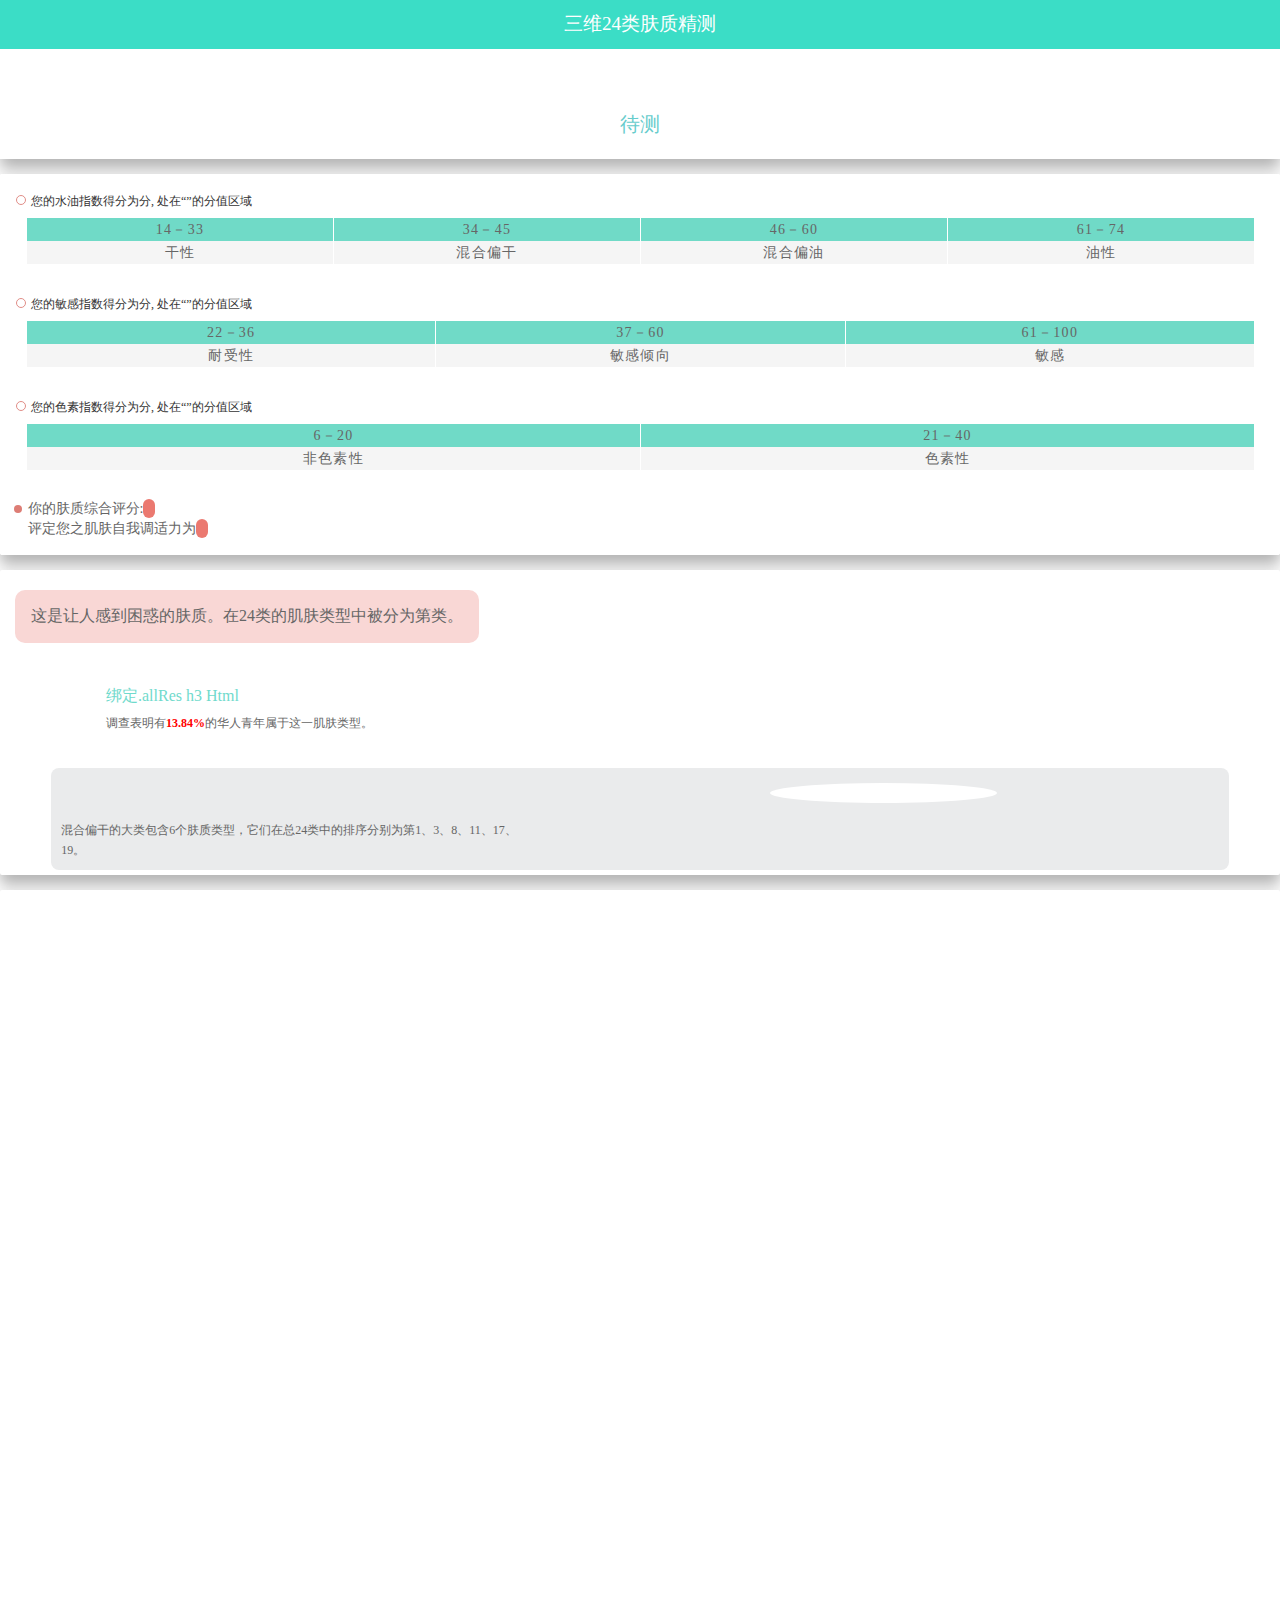
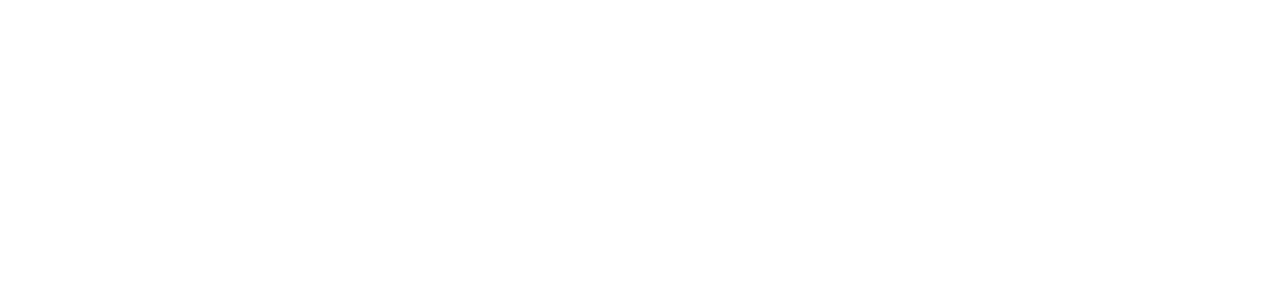
<file: skinTest8_10/index.html>
<!DOCTYPE html>
<html>

	<head>
		<meta charset="utf-8">
		<meta name="viewport" content="width=device-width, initial-scale=1,maximum-scale=1, user-scalable=no">
		<title></title>
		<link rel="stylesheet" type="text/css" href="css/index.css" />
		<script src="lisp/zepto.min.js" type="text/javascript" charset="utf-8"></script>
		<script src="js/index.js" type="text/javascript" charset="utf-8"></script>
	</head>

	<body>
		<div class="header">
			<a class="iconfont" href="index.html">&#xe600;</a>
			<span class="header_title">
				三维24类肤质精测 
			</span>
		</div>

		<div class="content">
			<div class="homePage hide">
				<div class="top">
					<img src="img/nurse.png" class="content_logo" />
				</div>
				<h3>三维24类肤质分型精测</h3>
				<h4>专业级的前沿方法</h4>
				<div class="textBox">
					<p style="font-weight:bold;">
						<span class="color-light-red">“</span>试试看吧，很准的~仔细检查你是什么肤质，给你以后的保养工作提供参考~！<span class="color-light-red">”</span>
					</p>
					<p>人类的肤质至少应有4×3×2=24种类型，按三个维度（油/干指数、敏感指数、色素指数）来分型，才好有的放矢。</p>
				</div>
				<div class="footer">
					<button value="${memberId}" type="button" id="bagin">开始精测吧！</button>
				</div>
			</div>

			<div class="testBagin hide">
				<div class="testBox">
					<!--第一大题  9道-->
					<div class="t1 ti ">
						<div class="ti_title">
							1.1、对于你目前生活的地方，你觉得这里总体的气候怎么样？
						</div>
						<dl scores="5">
							<dt class="iconfont">&#xe605;</dt>
							<dd>
								<span>嗯，还不错</span>
							</dd>
						</dl>
						<dl scores="4">
							<dt class="iconfont">&#xe605;</dt>
							<dd>
								<span>
									有点干了
								</span>
							</dd>
						</dl>
						<dl scores="2">
							<dt class="iconfont">&#xe605;</dt>
							<dd>
								<span>
									干燥得让人受不了
								</span>
							</dd>
						</dl>
						<dl scores="5">
							<dt class="iconfont">&#xe605;</dt>
							<dd>
								<span>
									有点潮湿
								</span>
							</dd>
						</dl>
						<dl scores="8">
							<dt class="iconfont">&#xe605;</dt>
							<dd>
								<span>
									很潮湿
								</span>
							</dd>
						</dl>
					</div>
					<div class="t2 hide ti">
						<div class="ti_title">
							1.2、在天气比较热的时候，你洗完脸不用任何护肤品，1小时后照一下镜子，你的前额和脸颊是怎样的？
						</div>
						<dl scores="0">
							<dt class="iconfont">&#xe605;</dt>
							<dd>
								<span>易脱皮，或者肤色苍白、晦暗 </span>
							</dd>
						</dl>
						<dl scores="2">
							<dt class="iconfont">&#xe605;</dt>
							<dd>
								<span>
									有紧绷感
								</span>
							</dd>
						</dl>
						<dl scores="4">
							<dt class="iconfont">&#xe605;</dt>
							<dd>
								<span>
									皮肤润泽，在镜中看不到脸上有反光
								</span>
							</dd>
						</dl>
						<dl scores="6">
							<dt class="iconfont">&#xe605;</dt>
							<dd>
								<span>
									在镜中能看到脸上有反光
								</span>
							</dd>
						</dl>
					</div>
					<div class="t3 hide ti">
						<div class="ti_title">
							1.3、在冬天，洗完脸不用任何护肤品，1小时后照一下镜子，你的前额和脸颊的感觉如何？
						</div>
						<dl scores="2">
							<dt class="iconfont">&#xe605;</dt>
							<dd>
								<span>易脱皮，或者肤色苍白、晦暗</span>
							</dd>
						</dl>
						<dl scores="4">
							<dt class="iconfont">&#xe605;</dt>
							<dd>
								<span>
									有紧绷感
								</span>
							</dd>
						</dl>
						<dl scores="6">
							<dt class="iconfont">&#xe605;</dt>
							<dd>
								<span>
									皮肤润泽，在镜中看不到脸上有反光
								</span>
							</dd>
						</dl>
						<dl scores="8">
							<dt class="iconfont">&#xe605;</dt>
							<dd>
								<span>
									在镜中能看到脸上有反光
								</span>
							</dd>
						</dl>
					</div>
					<div class="t4 hide ti">
						<div class="ti_title">
							1.4、在干燥环境（如冬季、空调或暖气），不用保湿产品，你的面部皮肤：
						</div>
						<dl scores="2">
							<dt class="iconfont">&#xe605;</dt>
							<dd>
								<span>感觉很干或痛感 </span>
							</dd>
						</dl>
						<dl scores="4">
							<dt class="iconfont">&#xe605;</dt>
							<dd>
								<span>
									感觉紧绷 
								</span>
							</dd>
						</dl>
						<dl scores="6">
							<dt class="iconfont">&#xe605;</dt>
							<dd>
								<span>
									感觉正常
								</span>
							</dd>
						</dl>
						<dl scores="8">
							<dt class="iconfont">&#xe605;</dt>
							<dd>
								<span>
									看起来有光亮，或从不觉得此时需要用保湿产品
								</span>
							</dd>
						</dl>
						<dl scores="5">
							<dt class="iconfont">&#xe605;</dt>
							<dd>
								<span>
									不确定
								</span>
							</dd>
						</dl>
					</div>
					<div class="t5 hide ti">
						<div class="ti_title">
							1.5、照一下化妆镜，你的脸上能够看到多少针尖大小的毛孔：
						</div>
						<dl scores="2">
							<dt class="iconfont">&#xe605;</dt>
							<dd>
								<span>一个都没有 </span>
							</dd>
						</dl>
						<dl scores="5">
							<dt class="iconfont">&#xe605;</dt>
							<dd>
								<span>
									 T区（前额和鼻子）有一些 
								</span>
							</dd>
						</dl>
						<dl scores="8">
							<dt class="iconfont">&#xe605;</dt>
							<dd>
								<span>
									比较多
								</span>
							</dd>
						</dl>
						<dl scores="10">
							<dt class="iconfont">&#xe605;</dt>
							<dd>
								<span>
									非常多
								</span>
							</dd>
						</dl>
						<dl scores="5">
							<dt class="iconfont">&#xe605;</dt>
							<dd>
								<span>
									不确定
								</span>
							</dd>
						</dl>
					</div>
					<div class="t6 hide ti">
						<div class="ti_title">
							1.6、如果让你描述自己的面部皮肤特征，你会选择：
						</div>
						<dl scores="2">
							<dt class="iconfont">&#xe605;</dt>
							<dd>
								<span>干性 </span>
							</dd>
						</dl>
						<dl scores="4">
							<dt class="iconfont">&#xe605;</dt>
							<dd>
								<span>
									 中性
								</span>
							</dd>
						</dl>
						<dl scores="6">
							<dt class="iconfont">&#xe605;</dt>
							<dd>
								<span>
									混合性
								</span>
							</dd>
						</dl>
						<dl scores="8">
							<dt class="iconfont">&#xe605;</dt>
							<dd>
								<span>
									油性
								</span>
							</dd>
						</dl>
						<dl scores="5">
							<dt class="iconfont">&#xe605;</dt>
							<dd>
								<span>
									不确定
								</span>
							</dd>
						</dl>
					</div>
					<div class="t7 hide ti">
						<div class="ti_title">
							1.7、夏天的时候，你的T区（前额、鼻子、鼻翼）容易出油吗？
						</div>
						<dl scores="0">
							<dt class="iconfont">&#xe605;</dt>
							<dd>
								<span>基本上没有过</span>
							</dd>
						</dl>
						<dl scores="4">
							<dt class="iconfont">&#xe605;</dt>
							<dd>
								<span>
									 有时会这样
								</span>
							</dd>
						</dl>
						<dl scores="5">
							<dt class="iconfont">&#xe605;</dt>
							<dd>
								<span>
									经常会有
								</span>
							</dd>
						</dl>
						<dl scores="10">
							<dt class="iconfont">&#xe605;</dt>
							<dd>
								<span>
									总是在出油 
								</span>
							</dd>
						</dl>
					</div>
					<div class="t8 hide ti">
						<div class="ti_title">
							1.8、你平时用泡沫型洁面产品（或香皂）洗脸后的感觉是：
						</div>
						<dl scores="2">
							<dt class="iconfont">&#xe605;</dt>
							<dd>
								<span>干燥、或有刺痛的感觉 </span>
							</dd>
						</dl>
						<dl scores="5">
							<dt class="iconfont">&#xe605;</dt>
							<dd>
								<span>
									 有些干燥但是没有刺痛感
								</span>
							</dd>
						</dl>
						<dl scores="5">
							<dt class="iconfont">&#xe605;</dt>
							<dd>
								<span>
									没有异常
								</span>
							</dd>
						</dl>
						<dl scores="6">
							<dt class="iconfont">&#xe605;</dt>
							<dd>
								<span>
									皮肤出油 
								</span>
							</dd>
						</dl>
						<dl scores="5">
							<dt class="iconfont">&#xe605;</dt>
							<dd>
								<span>
									我没使用过皂类或泡沫型洁面产品 
								</span>
							</dd>
						</dl>
					</div>
					<div class="t9 hide ti">
						<div class="ti_title">
							1.9、在自己的照片上，你的皮肤会油光发亮吗？
						</div>
						<dl scores="2">
							<dt class="iconfont">&#xe605;</dt>
							<dd>
								<span>从来不会 </span>
							</dd>
						</dl>
						<dl scores="6">
							<dt class="iconfont">&#xe605;</dt>
							<dd>
								<span>
									 偶尔会有
								</span>
							</dd>
						</dl>
						<dl scores="6">
							<dt class="iconfont">&#xe605;</dt>
							<dd>
								<span>
									经常这样
								</span>
							</dd>
						</dl>
						<dl scores="10">
							<dt class="iconfont">&#xe605;</dt>
							<dd>
								<span>
									总是如此
								</span>
							</dd>
						</dl>
					</div>

					<!--第二大题  12道-->
					<div class="t10 hide ti">
						<div class="ti_title">
							2.1、你的脸上，会突如其来的发出一片片块状的红斑吗？
						</div>
						<dl scores="2">
							<dt class="iconfont">&#xe605;</dt>
							<dd>
								<span>从来没有过 </span>
							</dd>
						</dl>
						<dl scores="4">
							<dt class="iconfont">&#xe605;</dt>
							<dd>
								<span>
									 偶尔有，出现过几次
								</span>
							</dd>
						</dl>
						<dl scores="5">
							<dt class="iconfont">&#xe605;</dt>
							<dd>
								<span>
									几乎每月都会有1次
								</span>
							</dd>
						</dl>
						<dl scores="8">
							<dt class="iconfont">&#xe605;</dt>
							<dd>
								<span>
									几乎每周都会这样
								</span>
							</dd>
						</dl>
					</div>
					<div class="t11 hide ti">
						<div class="ti_title">
							2.2、你在使用护肤品、化妆品时，有没有出现过，脸部强烈的发痒、发红、刺痛等现象吗？
						</div>
						<dl scores="0">
							<dt class="iconfont">&#xe605;</dt>
							<dd>
								<span>从来没有过</span>
							</dd>
						</dl>
						<dl scores="4">
							<dt class="iconfont">&#xe605;</dt>
							<dd>
								<span>
									 偶尔有
								</span>
							</dd>
						</dl>
						<dl scores="5">
							<dt class="iconfont">&#xe605;</dt>
							<dd>
								<span>
									经常的，很多次
								</span>
							</dd>
						</dl>
						<dl scores="8">
							<dt class="iconfont">&#xe605;</dt>
							<dd>
								<span>
									总是这样
								</span>
							</dd>
						</dl>
						<dl scores="3">
							<dt class="iconfont">&#xe605;</dt>
							<dd>
								<span>
									我不用化妆品，所以不确定
								</span>
							</dd>
						</dl>
					</div>
					<div class="1t1 hide ti">
						<div class="ti_title">
							2.3、按你自己的评价，你脸颊部位的皮肤是否属于薄皮?
						</div>
						<dl scores="0">
							<dt class="iconfont">&#xe605;</dt>
							<dd>
								<span>应该不算薄 </span>
							</dd>
						</dl>
						<dl scores="4">
							<dt class="iconfont">&#xe605;</dt>
							<dd>
								<span>
									 有点薄，但不严重
								</span>
							</dd>
						</dl>
						<dl scores="5">
							<dt class="iconfont">&#xe605;</dt>
							<dd>
								<span>
									典型的薄皮
								</span>
							</dd>
						</dl>
						<dl scores="8">
							<dt class="iconfont">&#xe605;</dt>
							<dd>
								<span>
									很薄，比较严重
								</span>
							</dd>
						</dl>
						<dl scores="3">
							<dt class="iconfont">&#xe605;</dt>
							<dd>
								<span>
									这个我不确定
								</span>
							</dd>
						</dl>
					</div>
					<div class="1t2 hide ti">
						<div class="ti_title">
							2.4、你的脸上或颈部，是否患过湿疹、局部皮炎或者红斑痤疮吗？
						</div>
						<dl scores="2">
							<dt class="iconfont">&#xe605;</dt>
							<dd>
								<span>没有 </span>
							</dd>
						</dl>
						<dl scores="3">
							<dt class="iconfont">&#xe605;</dt>
							<dd>
								<span>
									 听父母说我有过
								</span>
							</dd>
						</dl>
						<dl scores="3">
							<dt class="iconfont">&#xe605;</dt>
							<dd>
								<span>
									有过1-2次
								</span>
							</dd>
						</dl>
						<dl scores="8">
							<dt class="iconfont">&#xe605;</dt>
							<dd>
								<span>
									有过好几次，还挺严重的
								</span>
							</dd>
						</dl>
						<dl scores="3">
							<dt class="iconfont">&#xe605;</dt>
							<dd>
								<span>
									不确定
								</span>
							</dd>
						</dl>
					</div>
					<div class="1t3 hide ti">
						<div class="ti_title">
							2.5、你的鼻子、鼻翼、脸颊等部位，有多少肉眼可见的毛细血管（红色、蓝色都算）
						</div>
						<dl scores="2">
							<dt class="iconfont">&#xe605;</dt>
							<dd>
								<span>没有 </span>
							</dd>
						</dl>
						<dl scores="3">
							<dt class="iconfont">&#xe605;</dt>
							<dd>
								<span>
									 有少量（有1-3根）
								</span>
							</dd>
						</dl>
						<dl scores="5">
							<dt class="iconfont">&#xe605;</dt>
							<dd>
								<span>
									有一些（有4-6根）
								</span>
							</dd>
						</dl>
						<dl scores="10">
							<dt class="iconfont">&#xe605;</dt>
							<dd>
								<span>
									很多（7处或以上）
								</span>
							</dd>
						</dl>
					</div>
					<div class="1t4 hide ti">
						<div class="ti_title">
							2.6、你平时换上新洗的床上用品、内衣内裤时，你的皮肤有什么反应？
						</div>
						<dl scores="3">
							<dt class="iconfont">&#xe605;</dt>
							<dd>
								<span>我的皮肤没有反应 </span>
							</dd>
						</dl>
						<dl scores="3">
							<dt class="iconfont">&#xe605;</dt>
							<dd>
								<span>
									 我会感觉有点干
								</span>
							</dd>
						</dl>
						<dl scores="5">
							<dt class="iconfont">&#xe605;</dt>
							<dd>
								<span>
									我的皮肤会发痒
								</span>
							</dd>
						</dl>
						<dl scores="8">
							<dt class="iconfont">&#xe605;</dt>
							<dd>
								<span>
									我的皮肤会发痒并起疹子
								</span>
							</dd>
						</dl>
					</div>
					<div class="1t5 hide ti">
						<div class="ti_title">
							2.7、佩带金属首饰时，你的皮肤会发红吗？
						</div>
						<dl scores="3">
							<dt class="iconfont">&#xe605;</dt>
							<dd>
								<span>没有</span>
							</dd>
						</dl>
						<dl scores="3">
							<dt class="iconfont">&#xe605;</dt>
							<dd>
								<span>
									 很少
								</span>
							</dd>
						</dl>
						<dl scores="5">
							<dt class="iconfont">&#xe605;</dt>
							<dd>
								<span>
									经常
								</span>
							</dd>
						</dl>
						<dl scores="8">
							<dt class="iconfont">&#xe605;</dt>
							<dd>
								<span>
									总是如此
								</span>
							</dd>
						</dl>
						<dl scores="3">
							<dt class="iconfont">&#xe605;</dt>
							<dd>
								<span>
									我没有戴过金属首饰
								</span>
							</dd>
						</dl>
					</div>
					<div class="1t6 hide ti">
						<div class="ti_title">
							2.8、当你紧张、生气或兴奋的时候，脸部会涨红、发烫的几率是
						</div>
						<dl scores="2">
							<dt class="iconfont">&#xe605;</dt>
							<dd>
								<span>没有 </span>
							</dd>
						</dl>
						<dl scores="3">
							<dt class="iconfont">&#xe605;</dt>
							<dd>
								<span>
									 偶尔
								</span>
							</dd>
						</dl>
						<dl scores="5">
							<dt class="iconfont">&#xe605;</dt>
							<dd>
								<span>
									经常
								</span>
							</dd>
						</dl>
						<dl scores="8">
							<dt class="iconfont">&#xe605;</dt>
							<dd>
								<span>
									总是如此
								</span>
							</dd>
						</dl>
					</div>
					<div class="1t7 hide ti">
						<div class="ti_title">
							2.9、季节转换时（天气突热与突冷），你的脸会发红、发痒吗？
						</div>
						<dl scores="0">
							<dt class="iconfont">&#xe605;</dt>
							<dd>
								<span>从来没有 </span>
							</dd>
						</dl>
						<dl scores="3">
							<dt class="iconfont">&#xe605;</dt>
							<dd>
								<span>
									 有时
								</span>
							</dd>
						</dl>
						<dl scores="5">
							<dt class="iconfont">&#xe605;</dt>
							<dd>
								<span>
									蛮多次的
								</span>
							</dd>
						</dl>
						<dl scores="10">
							<dt class="iconfont">&#xe605;</dt>
							<dd>
								<span>
									近几年，每次转季都这样 
								</span>
							</dd>
						</dl>
					</div>
					<div class="1t8 hide ti">
						<div class="ti_title">
							2.10、你的脸上会出现密集的小红疹吗？
						</div>
						<dl scores="2">
							<dt class="iconfont">&#xe605;</dt>
							<dd>
								<span>没有 </span>
							</dd>
						</dl>
						<dl scores="4">
							<dt class="iconfont">&#xe605;</dt>
							<dd>
								<span>
									 很少
								</span>
							</dd>
						</dl>
						<dl scores="6">
							<dt class="iconfont">&#xe605;</dt>
							<dd>
								<span>
									至少一个月出现一次
								</span>
							</dd>
						</dl>
						<dl scores="8">
							<dt class="iconfont">&#xe605;</dt>
							<dd>
								<span>
									至少每周出现一次
								</span>
							</dd>
						</dl>
					</div>
					<div class="1t9 hide ti">
						<div class="ti_title">
							2.11、吃辛辣、热烫的食物与饮品时，会导致你的脸涨红、发烫或发痒吗？
						</div>
						<dl scores="3">
							<dt class="iconfont">&#xe605;</dt>
							<dd>
								<span>没有 </span>
							</dd>
						</dl>
						<dl scores="3">
							<dt class="iconfont">&#xe605;</dt>
							<dd>
								<span>
									 很少
								</span>
							</dd>
						</dl>
						<dl scores="4">
							<dt class="iconfont">&#xe605;</dt>
							<dd>
								<span>
									有时
								</span>
							</dd>
						</dl>
						<dl scores="5">
							<dt class="iconfont">&#xe605;</dt>
							<dd>
								<span>
									经常会这样
								</span>
							</dd>
						</dl>
						<dl scores="6">
							<dt class="iconfont">&#xe605;</dt>
							<dd>
								<span>
									总是如此
								</span>
							</dd>
						</dl>
					</div>
					<div class="1t10 hide ti">
						<div class="ti_title">
							2.12、你的直系亲属中（爸妈、爷爷奶奶、外公外婆），有确定为敏感肌肤吗？
						</div>
						<dl scores="3">
							<dt class="iconfont">&#xe605;</dt>
							<dd>
								<span>没有 </span>
							</dd>
						</dl>
						<dl scores="3">
							<dt class="iconfont">&#xe605;</dt>
							<dd>
								<span>
									 我不知道或没注意过
								</span>
							</dd>
						</dl>
						<dl scores="10">
							<dt class="iconfont">&#xe605;</dt>
							<dd>
								<span>
									有，这个我知道
								</span>
							</dd>
						</dl>
					</div>

					<!--第三大题 5道-->
					<div class="1t11 hide ti">
						<div class="ti_title">
							3.1、你的脸上是否会在长痘发炎后出现一些黑色或褐色的斑印（红印消褪后出现）？
						</div>
						<dl scores="2">
							<dt class="iconfont">&#xe605;</dt>
							<dd>
								<span>从来不会  </span>
							</dd>
						</dl>
						<dl scores="4">
							<dt class="iconfont">&#xe605;</dt>
							<dd>
								<span>
									 有时会这样
								</span>
							</dd>
						</dl>
						<dl scores="5">
							<dt class="iconfont">&#xe605;</dt>
							<dd>
								<span>
									经常会
								</span>
							</dd>
						</dl>
						<dl scores="8">
							<dt class="iconfont">&#xe605;</dt>
							<dd>
								<span>
									总是这样的
								</span>
							</dd>
						</dl>
					</div>
					<div class="1t12 hide ti">
						<div class="ti_title">
							3.2、你身体或四肢上的小伤口，其完全愈合后出现的棕褐色的斑印，一般要多久才消失？？
						</div>
						<dl scores="0">
							<dt class="iconfont">&#xe605;</dt>
							<dd>
								<span>不会留下棕色的疤痕 </span>
							</dd>
						</dl>
						<dl scores="2">
							<dt class="iconfont">&#xe605;</dt>
							<dd>
								<span>
									 大约1-3周左右
								</span>
							</dd>
						</dl>
						<dl scores="4">
							<dt class="iconfont">&#xe605;</dt>
							<dd>
								<span>
									大约1个月左右
								</span>
							</dd>
						</dl>
						<dl scores="6">
							<dt class="iconfont">&#xe605;</dt>
							<dd>
								<span>
									6个月或以上
								</span>
							</dd>
						</dl>
					</div>
					<div class="1t13 hide ti">
						<div class="ti_title">
							3.3、你是否长过黄褐斑（表现为褐色或灰色的斑块）？
						</div>
						<dl scores="2">
							<dt class="iconfont">&#xe605;</dt>
							<dd>
								<span>没有 </span>
							</dd>
						</dl>
						<dl scores="4">
							<dt class="iconfont">&#xe605;</dt>
							<dd>
								<span>
									有过1-2次，现在没有了
								</span>
							</dd>
						</dl>
						<dl scores="6">
							<dt class="iconfont">&#xe605;</dt>
							<dd>
								<span>
									是的，有过好几次
								</span>
							</dd>
						</dl>
						<dl scores="10">
							<dt class="iconfont">&#xe605;</dt>
							<dd>
								<span>
									 唉，经常出现黄褐斑
								</span>
							</dd>
						</dl>
					</div>
					<div class="1t14 hide ti">
						<div class="ti_title">
							3.4、你认为和别人相比，是否会更容易晒黑吗？
						</div>
						<dl scores="0">
							<dt class="iconfont">&#xe605;</dt>
							<dd>
								<span>不会 </span>
							</dd>
						</dl>
						<dl scores="4">
							<dt class="iconfont">&#xe605;</dt>
							<dd>
								<span>
									 有一点，但不明显
								</span>
							</dd>
						</dl>
						<dl scores="6">
							<dt class="iconfont">&#xe605;</dt>
							<dd>
								<span>
									是的，很明显
								</span>
							</dd>
						</dl>
						<dl scores="4">
							<dt class="iconfont">&#xe605;</dt>
							<dd>
								<span>
									这个，我确定不了
								</span>
							</dd>
						</dl>
					</div>
					<div class="3t5 hide ti">
						<div class="ti_title">
							3.5、你的脸上，是否会长期的留有一些深色斑点？
						</div>
						<dl scores="2">
							<dt class="iconfont">&#xe605;</dt>
							<dd>
								<span>没有 </span>
							</dd>
						</dl>
						<dl scores="4">
							<dt class="iconfont">&#xe605;</dt>
							<dd>
								<span>
									有少许，不超过3处
								</span>
							</dd>
						</dl>
						<dl scores="6">
							<dt class="iconfont">&#xe605;</dt>
							<dd>
								<span>
									 有一些，但不超过10个
								</span>
							</dd>
						</dl>
						<dl scores="10">
							<dt class="iconfont">&#xe605;</dt>
							<dd>
								<span>
									蛮多的，没有仔细数过
								</span>
							</dd>
						</dl>
					</div>
				</div>
				<div class="bottonBox">
					<button type="button" class="leftB disabled" disabled="disabled">上一题</button>
					<button type="button" class="seeRes hide" style="font-size: 12px;border-width: 1px;">确认提交</button>
					<button type="button" class="rightB disabled" disabled="disabled">下一题</button>

				</div>
				<div class="testOver hide">
					<!--恭喜-->
					<div class="congratulation">
						<p>恭喜您已完成本次肤质精测！</p>
						<button type="button" class="congratulationButton">查看结果</button><button type="button" class="conResTestButton">再看看题</button>
					</div>
					<div class="allHui"></div>
				</div>
			</div>

			<div class="testResult ">
				<div class="resHeader">
					<span>按照您的诚实作答，经过专业的运算评估后，判别您的肌肤类型为：</span>
					<div class="allRes">
						<h3>
							<span class="t1res">待测</span>
							<span class="t2res"></span>
							<span class="t3res"></span>
						</h3>
					</div>
				</div>
				<div class="resContent">
					<div class="resConContent">
						<ul>
							<!--大li为一行  小li为一列-->
							<!--第一类商品-->
							<li class="ouside ouside1">
								<div class="resConTitle">
									您的水油指数得分为<span class="oilGrade"></span>分, 处在“<span class="oilType1"></span>”的分值区域
								</div>
								<ul class="row">
									<li class="col">
										<div class="qujian">
											14－33
										</div>
										<div class="zhi zhi1">
											干性
										</div>
									</li>
									<li class="col">
										<div class="qujian">
											34－45
										</div>
										<div class="zhi zhi2">
											混合偏干
										</div>
									</li>
									<li class="col">
										<div class="qujian">
											46－60
										</div>
										<div class="zhi zhi3">
											混合偏油
										</div>
									</li>
									<li class="col">
										<div class="qujian">
											61－74
										</div>
										<div class="zhi zhi4">
											油性
										</div>
									</li>
								</ul>
							</li>
							<!--第二类商品-->
							<li class="ouside ouside2">
								<div class="resConTitle">
									您的敏感指数得分为<span class="oilGrade"></span>分, 处在“<span class="oilType1"></span>”的分值区域
								</div>
								<ul class="row">
									<li class="col">
										<div class="qujian">
											22－36
										</div>
										<div class="zhi zhi1">
											耐受性
										</div>
									</li>
									<li class="col">
										<div class="qujian">
											37－60
										</div>
										<div class="zhi zhi2">
											敏感倾向
										</div>
									</li>
									<li class="col">
										<div class="qujian">
											61－100
										</div>
										<div class="zhi zhi3">
											敏感
										</div>
									</li>
								</ul>
							</li>
							<!--第三类商品-->
							<li class="ouside ouside3">
								<div class="resConTitle">
									您的色素指数得分为<span class="oilGrade"></span>分, 处在“<span class="oilType1"></span>”的分值区域
								</div>
								<ul class="row">
									<li class="col">
										<div class="qujian">
											6－20
										</div>
										<div class="zhi zhi1">
											非色素性
										</div>
									</li>
									<li class="col">
										<div class="qujian">
											21－40
										</div>
										<div class="zhi zhi2">
											色素性
										</div>
									</li>
								</ul>
							</li>
						</ul>
						<div class="compositeScore">
							<div class="loveSkin">
								你的肤质综合评分: <strong class="loveSkinScore"></strong>
							</div>
							<div class="adjust">
								评定您之肌肤自我调适力为 <strong class="adjustScore"></strong>
							</div>
						</div>
					</div>
				</div>
				<div class="skinImgBox">
					<div class="skinImgBoxHeader">
						<span class="summary">这是让人感到困惑的肤质。</span>在24类的肌肤类型中被分为第<span class="rank"></span>类。
					</div>
					<div class="skinImgBoxConter">
						<img src="img/skin_type_1.png" class="skinImg_Png" />
						<h4 class="allRes_H3Html">绑定.allRes h3 Html</h4> 调查表明有<span class="skinPercent">13.84%</span>的华人青年属于这一肌肤类型。
					</div>
					<div class="skinImgBoxFooter">
						<div class="skinImgBoxFooterLeft">
							<div class="iosIon">
								&#xe607;
							</div>
							<div class="skinTExt">
								混合偏干的大类包含6个肤质类型，它们在总24类中的排序分别为第1、3、8、11、17、19。
							</div>
						</div>
						<div class="skinImgBoxFooterRight">
							<div class="imgBoxTrue">
								<div class="">
									<img src="../skinTest8_8/img/skin_type_10.png" />
								</div>
								<div class="borderWhite">
									<img src="../skinTest8_8/img/skin_type_10.png" />
								</div>
								<div class="">
									<img class="" src="../skinTest8_8/img/skin_type_10.png" />
								</div>
								<div class="">
									<img src="../skinTest8_8/img/skin_type_10.png" />
								</div>
								<div class="">
									<img src="../skinTest8_8/img/skin_type_10.png" />
								</div>
								<div class="">
									<img src="../skinTest8_8/img/skin_type_10.png" />
								</div>
							</div>
						</div>
					</div>
				</div>

				<div class="resPhone checkedBox">
					<div class="resPhoneFooter">
						<div class="submitPHone">
							<div class="resPhoneFooterTop">
								在总体上来看，第<span class="resPhoneFooterTopNum">11</span>类肤质的人群，容易遇到以下脸部肌肤问题。那么，您遇到其中哪些问题？（可多选）：
							</div>
							<div class="resPhoneFooterCenter">
								<label><input name="Fruit" type="checkbox" value="" />易干燥 </label>
								<label><input name="Fruit" type="checkbox" value="" />有痘痘 </label>
								<label><input name="Fruit" type="checkbox" value="" />有红印 </label>
							</div>
						</div>
						<div class="resPhoneFooterButtom">
							<div class="Uncommit">
								<div class="TJphonenum">
									<input type="number" name="用户手机号" class="prosonPhoneNumber" placeholder="请在此处输入您的手机号码" />
									<span class="Warning hide">&#xe606;</span>
									<span class="Correct hide">&#xe604;</span>
								</div>
								<input type="button" class="postPhoneNumber" value="提交" />
							</div>
							<div class="Commit hide">
								<p>感谢您的支持，稍后客服人员会联系您，为您做出最全面的解答！</p>
								<a href="index.html" class="doAgain">重新做三维32类肤质精测</a>
							</div>
							<div class="closeDiv hide">
								&#xe60b;
							</div>
						</div>
					</div>
				</div>

			</div>

		</div>
	</body>

</html>
</file>
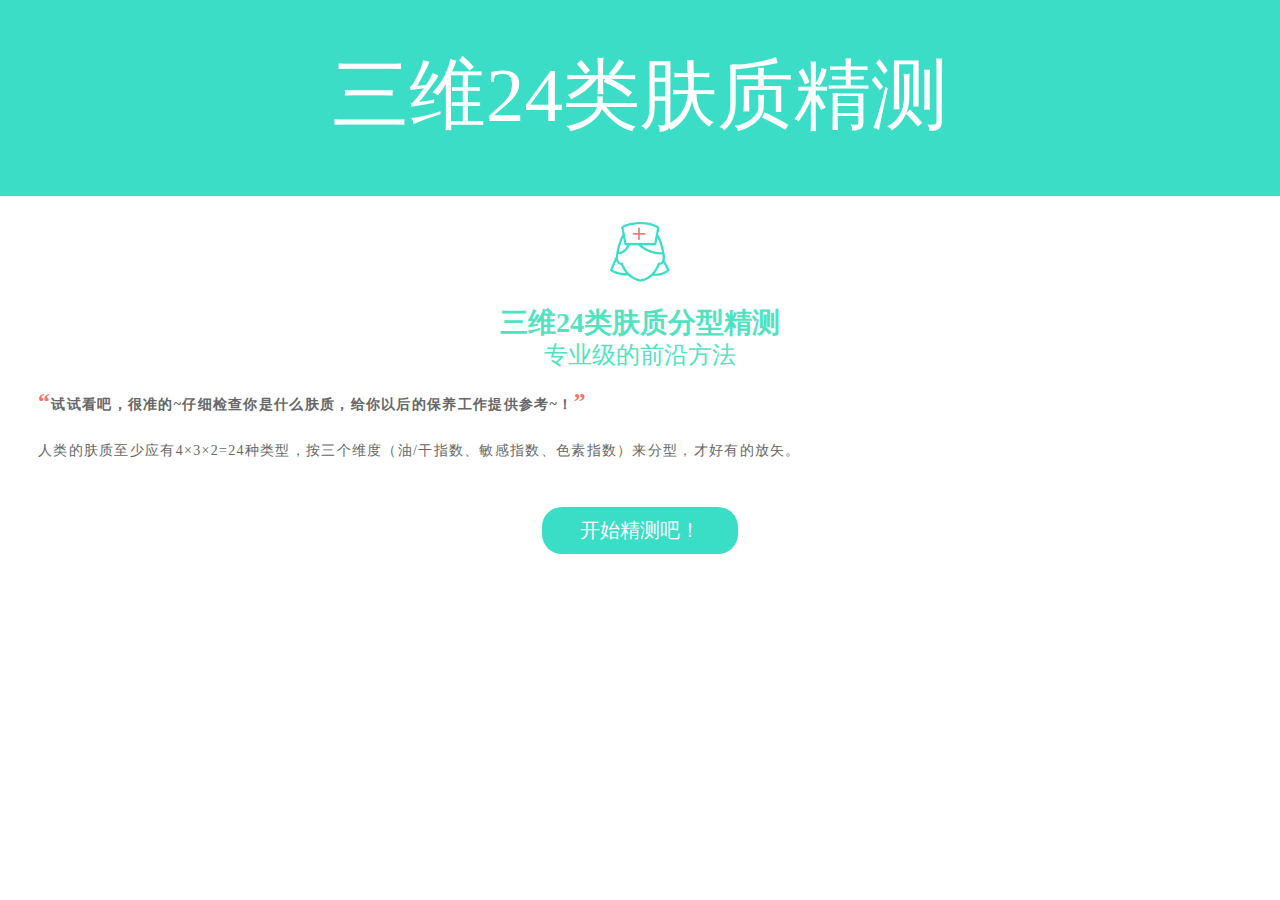
<file: skinTest8_11/index.html>
<!DOCTYPE html>
<html>

	<head>
		<meta charset="utf-8">
		<meta name="viewport" content="width=device-width, initial-scale=1,maximum-scale=1, user-scalable=no">
		<title></title>
		<link rel="stylesheet" type="text/css" href="css/index.css" />
		<script src="lisp/zepto.min.js" type="text/javascript" charset="utf-8"></script>
		<script src="js/index.js" type="text/javascript" charset="utf-8"></script>
	</head>

	<body>
		<div class="header">
			<a class="iconfont" href="index.html">&#xe600;</a>
			<span class="header_title">
				三维24类肤质精测 
			</span>
		</div>

		<div class="content">
			<div class="homePage ">
				<div class="top">
					<img src="img/nurse.png" class="content_logo" />
				</div>
				<h3>三维24类肤质分型精测</h3>
				<h4>专业级的前沿方法</h4>
				<div class="textBox">
					<p style="font-weight:bold;">
						<span class="color-light-red">“</span>试试看吧，很准的~仔细检查你是什么肤质，给你以后的保养工作提供参考~！<span class="color-light-red">”</span>
					</p>
					<p>人类的肤质至少应有4×3×2=24种类型，按三个维度（油/干指数、敏感指数、色素指数）来分型，才好有的放矢。</p>
				</div>
				<div class="footer">
					<button value="${memberId}" type="button" id="bagin">开始精测吧！</button>
				</div>
			</div>

			<div class="testBagin hide">
				<div class="testBox">
					<!--第一大题  9道-->
					<div class="t1 ti ">
						<div class="ti_title">
							1.1、对于你目前生活的地方，你觉得这里总体的气候怎么样？
						</div>
						<dl scores="5">
							<dt class="iconfont">&#xe605;</dt>
							<dd>
								<span>嗯，还不错</span>
							</dd>
						</dl>
						<dl scores="4">
							<dt class="iconfont">&#xe605;</dt>
							<dd>
								<span>
									有点干了
								</span>
							</dd>
						</dl>
						<dl scores="2">
							<dt class="iconfont">&#xe605;</dt>
							<dd>
								<span>
									干燥得让人受不了
								</span>
							</dd>
						</dl>
						<dl scores="5">
							<dt class="iconfont">&#xe605;</dt>
							<dd>
								<span>
									有点潮湿
								</span>
							</dd>
						</dl>
						<dl scores="8">
							<dt class="iconfont">&#xe605;</dt>
							<dd>
								<span>
									很潮湿
								</span>
							</dd>
						</dl>
					</div>
					<div class="t2 hide ti">
						<div class="ti_title">
							1.2、在天气比较热的时候，你洗完脸不用任何护肤品，1小时后照一下镜子，你的前额和脸颊是怎样的？
						</div>
						<dl scores="0">
							<dt class="iconfont">&#xe605;</dt>
							<dd>
								<span>易脱皮，或者肤色苍白、晦暗 </span>
							</dd>
						</dl>
						<dl scores="2">
							<dt class="iconfont">&#xe605;</dt>
							<dd>
								<span>
									有紧绷感
								</span>
							</dd>
						</dl>
						<dl scores="4">
							<dt class="iconfont">&#xe605;</dt>
							<dd>
								<span>
									皮肤润泽，在镜中看不到脸上有反光
								</span>
							</dd>
						</dl>
						<dl scores="6">
							<dt class="iconfont">&#xe605;</dt>
							<dd>
								<span>
									在镜中能看到脸上有反光
								</span>
							</dd>
						</dl>
					</div>
					<div class="t3 hide ti">
						<div class="ti_title">
							1.3、在冬天，洗完脸不用任何护肤品，1小时后照一下镜子，你的前额和脸颊的感觉如何？
						</div>
						<dl scores="2">
							<dt class="iconfont">&#xe605;</dt>
							<dd>
								<span>易脱皮，或者肤色苍白、晦暗</span>
							</dd>
						</dl>
						<dl scores="4">
							<dt class="iconfont">&#xe605;</dt>
							<dd>
								<span>
									有紧绷感
								</span>
							</dd>
						</dl>
						<dl scores="6">
							<dt class="iconfont">&#xe605;</dt>
							<dd>
								<span>
									皮肤润泽，在镜中看不到脸上有反光
								</span>
							</dd>
						</dl>
						<dl scores="8">
							<dt class="iconfont">&#xe605;</dt>
							<dd>
								<span>
									在镜中能看到脸上有反光
								</span>
							</dd>
						</dl>
					</div>
					<div class="t4 hide ti">
						<div class="ti_title">
							1.4、在干燥环境（如冬季、空调或暖气），不用保湿产品，你的面部皮肤：
						</div>
						<dl scores="2">
							<dt class="iconfont">&#xe605;</dt>
							<dd>
								<span>感觉很干或痛感 </span>
							</dd>
						</dl>
						<dl scores="4">
							<dt class="iconfont">&#xe605;</dt>
							<dd>
								<span>
									感觉紧绷 
								</span>
							</dd>
						</dl>
						<dl scores="6">
							<dt class="iconfont">&#xe605;</dt>
							<dd>
								<span>
									感觉正常
								</span>
							</dd>
						</dl>
						<dl scores="8">
							<dt class="iconfont">&#xe605;</dt>
							<dd>
								<span>
									看起来有光亮，或从不觉得此时需要用保湿产品
								</span>
							</dd>
						</dl>
						<dl scores="5">
							<dt class="iconfont">&#xe605;</dt>
							<dd>
								<span>
									不确定
								</span>
							</dd>
						</dl>
					</div>
					<div class="t5 hide ti">
						<div class="ti_title">
							1.5、照一下化妆镜，你的脸上能够看到多少针尖大小的毛孔：
						</div>
						<dl scores="2">
							<dt class="iconfont">&#xe605;</dt>
							<dd>
								<span>一个都没有 </span>
							</dd>
						</dl>
						<dl scores="5">
							<dt class="iconfont">&#xe605;</dt>
							<dd>
								<span>
									 T区（前额和鼻子）有一些 
								</span>
							</dd>
						</dl>
						<dl scores="8">
							<dt class="iconfont">&#xe605;</dt>
							<dd>
								<span>
									比较多
								</span>
							</dd>
						</dl>
						<dl scores="10">
							<dt class="iconfont">&#xe605;</dt>
							<dd>
								<span>
									非常多
								</span>
							</dd>
						</dl>
						<dl scores="5">
							<dt class="iconfont">&#xe605;</dt>
							<dd>
								<span>
									不确定
								</span>
							</dd>
						</dl>
					</div>
					<div class="t6 hide ti">
						<div class="ti_title">
							1.6、如果让你描述自己的面部皮肤特征，你会选择：
						</div>
						<dl scores="2">
							<dt class="iconfont">&#xe605;</dt>
							<dd>
								<span>干性 </span>
							</dd>
						</dl>
						<dl scores="4">
							<dt class="iconfont">&#xe605;</dt>
							<dd>
								<span>
									 中性
								</span>
							</dd>
						</dl>
						<dl scores="6">
							<dt class="iconfont">&#xe605;</dt>
							<dd>
								<span>
									混合性
								</span>
							</dd>
						</dl>
						<dl scores="8">
							<dt class="iconfont">&#xe605;</dt>
							<dd>
								<span>
									油性
								</span>
							</dd>
						</dl>
						<dl scores="5">
							<dt class="iconfont">&#xe605;</dt>
							<dd>
								<span>
									不确定
								</span>
							</dd>
						</dl>
					</div>
					<div class="t7 hide ti">
						<div class="ti_title">
							1.7、夏天的时候，你的T区（前额、鼻子、鼻翼）容易出油吗？
						</div>
						<dl scores="0">
							<dt class="iconfont">&#xe605;</dt>
							<dd>
								<span>基本上没有过</span>
							</dd>
						</dl>
						<dl scores="4">
							<dt class="iconfont">&#xe605;</dt>
							<dd>
								<span>
									 有时会这样
								</span>
							</dd>
						</dl>
						<dl scores="5">
							<dt class="iconfont">&#xe605;</dt>
							<dd>
								<span>
									经常会有
								</span>
							</dd>
						</dl>
						<dl scores="10">
							<dt class="iconfont">&#xe605;</dt>
							<dd>
								<span>
									总是在出油 
								</span>
							</dd>
						</dl>
					</div>
					<div class="t8 hide ti">
						<div class="ti_title">
							1.8、你平时用泡沫型洁面产品（或香皂）洗脸后的感觉是：
						</div>
						<dl scores="2">
							<dt class="iconfont">&#xe605;</dt>
							<dd>
								<span>干燥、或有刺痛的感觉 </span>
							</dd>
						</dl>
						<dl scores="5">
							<dt class="iconfont">&#xe605;</dt>
							<dd>
								<span>
									 有些干燥但是没有刺痛感
								</span>
							</dd>
						</dl>
						<dl scores="5">
							<dt class="iconfont">&#xe605;</dt>
							<dd>
								<span>
									没有异常
								</span>
							</dd>
						</dl>
						<dl scores="6">
							<dt class="iconfont">&#xe605;</dt>
							<dd>
								<span>
									皮肤出油 
								</span>
							</dd>
						</dl>
						<dl scores="5">
							<dt class="iconfont">&#xe605;</dt>
							<dd>
								<span>
									我没使用过皂类或泡沫型洁面产品 
								</span>
							</dd>
						</dl>
					</div>
					<div class="t9 hide ti">
						<div class="ti_title">
							1.9、在自己的照片上，你的皮肤会油光发亮吗？
						</div>
						<dl scores="2">
							<dt class="iconfont">&#xe605;</dt>
							<dd>
								<span>从来不会 </span>
							</dd>
						</dl>
						<dl scores="6">
							<dt class="iconfont">&#xe605;</dt>
							<dd>
								<span>
									 偶尔会有
								</span>
							</dd>
						</dl>
						<dl scores="6">
							<dt class="iconfont">&#xe605;</dt>
							<dd>
								<span>
									经常这样
								</span>
							</dd>
						</dl>
						<dl scores="10">
							<dt class="iconfont">&#xe605;</dt>
							<dd>
								<span>
									总是如此
								</span>
							</dd>
						</dl>
					</div>

					<!--第二大题  12道-->
					<div class="t10 hide ti">
						<div class="ti_title">
							2.1、你的脸上，会突如其来的发出一片片块状的红斑吗？
						</div>
						<dl scores="2">
							<dt class="iconfont">&#xe605;</dt>
							<dd>
								<span>从来没有过 </span>
							</dd>
						</dl>
						<dl scores="4">
							<dt class="iconfont">&#xe605;</dt>
							<dd>
								<span>
									 偶尔有，出现过几次
								</span>
							</dd>
						</dl>
						<dl scores="5">
							<dt class="iconfont">&#xe605;</dt>
							<dd>
								<span>
									几乎每月都会有1次
								</span>
							</dd>
						</dl>
						<dl scores="8">
							<dt class="iconfont">&#xe605;</dt>
							<dd>
								<span>
									几乎每周都会这样
								</span>
							</dd>
						</dl>
					</div>
					<div class="t11 hide ti">
						<div class="ti_title">
							2.2、你在使用护肤品、化妆品时，有没有出现过，脸部强烈的发痒、发红、刺痛等现象吗？
						</div>
						<dl scores="0">
							<dt class="iconfont">&#xe605;</dt>
							<dd>
								<span>从来没有过</span>
							</dd>
						</dl>
						<dl scores="4">
							<dt class="iconfont">&#xe605;</dt>
							<dd>
								<span>
									 偶尔有
								</span>
							</dd>
						</dl>
						<dl scores="5">
							<dt class="iconfont">&#xe605;</dt>
							<dd>
								<span>
									经常的，很多次
								</span>
							</dd>
						</dl>
						<dl scores="8">
							<dt class="iconfont">&#xe605;</dt>
							<dd>
								<span>
									总是这样
								</span>
							</dd>
						</dl>
						<dl scores="3">
							<dt class="iconfont">&#xe605;</dt>
							<dd>
								<span>
									我不用化妆品，所以不确定
								</span>
							</dd>
						</dl>
					</div>
					<div class="1t1 hide ti">
						<div class="ti_title">
							2.3、按你自己的评价，你脸颊部位的皮肤是否属于薄皮?
						</div>
						<dl scores="0">
							<dt class="iconfont">&#xe605;</dt>
							<dd>
								<span>应该不算薄 </span>
							</dd>
						</dl>
						<dl scores="4">
							<dt class="iconfont">&#xe605;</dt>
							<dd>
								<span>
									 有点薄，但不严重
								</span>
							</dd>
						</dl>
						<dl scores="5">
							<dt class="iconfont">&#xe605;</dt>
							<dd>
								<span>
									典型的薄皮
								</span>
							</dd>
						</dl>
						<dl scores="8">
							<dt class="iconfont">&#xe605;</dt>
							<dd>
								<span>
									很薄，比较严重
								</span>
							</dd>
						</dl>
						<dl scores="3">
							<dt class="iconfont">&#xe605;</dt>
							<dd>
								<span>
									这个我不确定
								</span>
							</dd>
						</dl>
					</div>
					<div class="1t2 hide ti">
						<div class="ti_title">
							2.4、你的脸上或颈部，是否患过湿疹、局部皮炎或者红斑痤疮吗？
						</div>
						<dl scores="2">
							<dt class="iconfont">&#xe605;</dt>
							<dd>
								<span>没有 </span>
							</dd>
						</dl>
						<dl scores="3">
							<dt class="iconfont">&#xe605;</dt>
							<dd>
								<span>
									 听父母说我有过
								</span>
							</dd>
						</dl>
						<dl scores="3">
							<dt class="iconfont">&#xe605;</dt>
							<dd>
								<span>
									有过1-2次
								</span>
							</dd>
						</dl>
						<dl scores="8">
							<dt class="iconfont">&#xe605;</dt>
							<dd>
								<span>
									有过好几次，还挺严重的
								</span>
							</dd>
						</dl>
						<dl scores="3">
							<dt class="iconfont">&#xe605;</dt>
							<dd>
								<span>
									不确定
								</span>
							</dd>
						</dl>
					</div>
					<div class="1t3 hide ti">
						<div class="ti_title">
							2.5、你的鼻子、鼻翼、脸颊等部位，有多少肉眼可见的毛细血管（红色、蓝色都算）
						</div>
						<dl scores="2">
							<dt class="iconfont">&#xe605;</dt>
							<dd>
								<span>没有 </span>
							</dd>
						</dl>
						<dl scores="3">
							<dt class="iconfont">&#xe605;</dt>
							<dd>
								<span>
									 有少量（有1-3根）
								</span>
							</dd>
						</dl>
						<dl scores="5">
							<dt class="iconfont">&#xe605;</dt>
							<dd>
								<span>
									有一些（有4-6根）
								</span>
							</dd>
						</dl>
						<dl scores="10">
							<dt class="iconfont">&#xe605;</dt>
							<dd>
								<span>
									很多（7处或以上）
								</span>
							</dd>
						</dl>
					</div>
					<div class="1t4 hide ti">
						<div class="ti_title">
							2.6、你平时换上新洗的床上用品、内衣内裤时，你的皮肤有什么反应？
						</div>
						<dl scores="3">
							<dt class="iconfont">&#xe605;</dt>
							<dd>
								<span>我的皮肤没有反应 </span>
							</dd>
						</dl>
						<dl scores="3">
							<dt class="iconfont">&#xe605;</dt>
							<dd>
								<span>
									 我会感觉有点干
								</span>
							</dd>
						</dl>
						<dl scores="5">
							<dt class="iconfont">&#xe605;</dt>
							<dd>
								<span>
									我的皮肤会发痒
								</span>
							</dd>
						</dl>
						<dl scores="8">
							<dt class="iconfont">&#xe605;</dt>
							<dd>
								<span>
									我的皮肤会发痒并起疹子
								</span>
							</dd>
						</dl>
					</div>
					<div class="1t5 hide ti">
						<div class="ti_title">
							2.7、佩带金属首饰时，你的皮肤会发红吗？
						</div>
						<dl scores="3">
							<dt class="iconfont">&#xe605;</dt>
							<dd>
								<span>没有</span>
							</dd>
						</dl>
						<dl scores="3">
							<dt class="iconfont">&#xe605;</dt>
							<dd>
								<span>
									 很少
								</span>
							</dd>
						</dl>
						<dl scores="5">
							<dt class="iconfont">&#xe605;</dt>
							<dd>
								<span>
									经常
								</span>
							</dd>
						</dl>
						<dl scores="8">
							<dt class="iconfont">&#xe605;</dt>
							<dd>
								<span>
									总是如此
								</span>
							</dd>
						</dl>
						<dl scores="3">
							<dt class="iconfont">&#xe605;</dt>
							<dd>
								<span>
									我没有戴过金属首饰
								</span>
							</dd>
						</dl>
					</div>
					<div class="1t6 hide ti">
						<div class="ti_title">
							2.8、当你紧张、生气或兴奋的时候，脸部会涨红、发烫的几率是
						</div>
						<dl scores="2">
							<dt class="iconfont">&#xe605;</dt>
							<dd>
								<span>没有 </span>
							</dd>
						</dl>
						<dl scores="3">
							<dt class="iconfont">&#xe605;</dt>
							<dd>
								<span>
									 偶尔
								</span>
							</dd>
						</dl>
						<dl scores="5">
							<dt class="iconfont">&#xe605;</dt>
							<dd>
								<span>
									经常
								</span>
							</dd>
						</dl>
						<dl scores="8">
							<dt class="iconfont">&#xe605;</dt>
							<dd>
								<span>
									总是如此
								</span>
							</dd>
						</dl>
					</div>
					<div class="1t7 hide ti">
						<div class="ti_title">
							2.9、季节转换时（天气突热与突冷），你的脸会发红、发痒吗？
						</div>
						<dl scores="0">
							<dt class="iconfont">&#xe605;</dt>
							<dd>
								<span>从来没有 </span>
							</dd>
						</dl>
						<dl scores="3">
							<dt class="iconfont">&#xe605;</dt>
							<dd>
								<span>
									 有时
								</span>
							</dd>
						</dl>
						<dl scores="5">
							<dt class="iconfont">&#xe605;</dt>
							<dd>
								<span>
									蛮多次的
								</span>
							</dd>
						</dl>
						<dl scores="10">
							<dt class="iconfont">&#xe605;</dt>
							<dd>
								<span>
									近几年，每次转季都这样 
								</span>
							</dd>
						</dl>
					</div>
					<div class="1t8 hide ti">
						<div class="ti_title">
							2.10、你的脸上会出现密集的小红疹吗？
						</div>
						<dl scores="2">
							<dt class="iconfont">&#xe605;</dt>
							<dd>
								<span>没有 </span>
							</dd>
						</dl>
						<dl scores="4">
							<dt class="iconfont">&#xe605;</dt>
							<dd>
								<span>
									 很少
								</span>
							</dd>
						</dl>
						<dl scores="6">
							<dt class="iconfont">&#xe605;</dt>
							<dd>
								<span>
									至少一个月出现一次
								</span>
							</dd>
						</dl>
						<dl scores="8">
							<dt class="iconfont">&#xe605;</dt>
							<dd>
								<span>
									至少每周出现一次
								</span>
							</dd>
						</dl>
					</div>
					<div class="1t9 hide ti">
						<div class="ti_title">
							2.11、吃辛辣、热烫的食物与饮品时，会导致你的脸涨红、发烫或发痒吗？
						</div>
						<dl scores="3">
							<dt class="iconfont">&#xe605;</dt>
							<dd>
								<span>没有 </span>
							</dd>
						</dl>
						<dl scores="3">
							<dt class="iconfont">&#xe605;</dt>
							<dd>
								<span>
									 很少
								</span>
							</dd>
						</dl>
						<dl scores="4">
							<dt class="iconfont">&#xe605;</dt>
							<dd>
								<span>
									有时
								</span>
							</dd>
						</dl>
						<dl scores="5">
							<dt class="iconfont">&#xe605;</dt>
							<dd>
								<span>
									经常会这样
								</span>
							</dd>
						</dl>
						<dl scores="6">
							<dt class="iconfont">&#xe605;</dt>
							<dd>
								<span>
									总是如此
								</span>
							</dd>
						</dl>
					</div>
					<div class="1t10 hide ti">
						<div class="ti_title">
							2.12、你的直系亲属中（爸妈、爷爷奶奶、外公外婆），有确定为敏感肌肤吗？
						</div>
						<dl scores="3">
							<dt class="iconfont">&#xe605;</dt>
							<dd>
								<span>没有 </span>
							</dd>
						</dl>
						<dl scores="3">
							<dt class="iconfont">&#xe605;</dt>
							<dd>
								<span>
									 我不知道或没注意过
								</span>
							</dd>
						</dl>
						<dl scores="10">
							<dt class="iconfont">&#xe605;</dt>
							<dd>
								<span>
									有，这个我知道
								</span>
							</dd>
						</dl>
					</div>

					<!--第三大题 5道-->
					<div class="1t11 hide ti">
						<div class="ti_title">
							3.1、你的脸上是否会在长痘发炎后出现一些黑色或褐色的斑印（红印消褪后出现）？
						</div>
						<dl scores="2">
							<dt class="iconfont">&#xe605;</dt>
							<dd>
								<span>从来不会  </span>
							</dd>
						</dl>
						<dl scores="4">
							<dt class="iconfont">&#xe605;</dt>
							<dd>
								<span>
									 有时会这样
								</span>
							</dd>
						</dl>
						<dl scores="5">
							<dt class="iconfont">&#xe605;</dt>
							<dd>
								<span>
									经常会
								</span>
							</dd>
						</dl>
						<dl scores="8">
							<dt class="iconfont">&#xe605;</dt>
							<dd>
								<span>
									总是这样的
								</span>
							</dd>
						</dl>
					</div>
					<div class="1t12 hide ti">
						<div class="ti_title">
							3.2、你身体或四肢上的小伤口，其完全愈合后出现的棕褐色的斑印，一般要多久才消失？？
						</div>
						<dl scores="0">
							<dt class="iconfont">&#xe605;</dt>
							<dd>
								<span>不会留下棕色的疤痕 </span>
							</dd>
						</dl>
						<dl scores="2">
							<dt class="iconfont">&#xe605;</dt>
							<dd>
								<span>
									 大约1-3周左右
								</span>
							</dd>
						</dl>
						<dl scores="4">
							<dt class="iconfont">&#xe605;</dt>
							<dd>
								<span>
									大约1个月左右
								</span>
							</dd>
						</dl>
						<dl scores="6">
							<dt class="iconfont">&#xe605;</dt>
							<dd>
								<span>
									6个月或以上
								</span>
							</dd>
						</dl>
					</div>
					<div class="1t13 hide ti">
						<div class="ti_title">
							3.3、你是否长过黄褐斑（表现为褐色或灰色的斑块）？
						</div>
						<dl scores="2">
							<dt class="iconfont">&#xe605;</dt>
							<dd>
								<span>没有 </span>
							</dd>
						</dl>
						<dl scores="4">
							<dt class="iconfont">&#xe605;</dt>
							<dd>
								<span>
									有过1-2次，现在没有了
								</span>
							</dd>
						</dl>
						<dl scores="6">
							<dt class="iconfont">&#xe605;</dt>
							<dd>
								<span>
									是的，有过好几次
								</span>
							</dd>
						</dl>
						<dl scores="10">
							<dt class="iconfont">&#xe605;</dt>
							<dd>
								<span>
									 唉，经常出现黄褐斑
								</span>
							</dd>
						</dl>
					</div>
					<div class="1t14 hide ti">
						<div class="ti_title">
							3.4、你认为和别人相比，是否会更容易晒黑吗？
						</div>
						<dl scores="0">
							<dt class="iconfont">&#xe605;</dt>
							<dd>
								<span>不会 </span>
							</dd>
						</dl>
						<dl scores="4">
							<dt class="iconfont">&#xe605;</dt>
							<dd>
								<span>
									 有一点，但不明显
								</span>
							</dd>
						</dl>
						<dl scores="6">
							<dt class="iconfont">&#xe605;</dt>
							<dd>
								<span>
									是的，很明显
								</span>
							</dd>
						</dl>
						<dl scores="4">
							<dt class="iconfont">&#xe605;</dt>
							<dd>
								<span>
									这个，我确定不了
								</span>
							</dd>
						</dl>
					</div>
					<div class="3t5 hide ti">
						<div class="ti_title">
							3.5、你的脸上，是否会长期的留有一些深色斑点？
						</div>
						<dl scores="2">
							<dt class="iconfont">&#xe605;</dt>
							<dd>
								<span>没有 </span>
							</dd>
						</dl>
						<dl scores="4">
							<dt class="iconfont">&#xe605;</dt>
							<dd>
								<span>
									有少许，不超过3处
								</span>
							</dd>
						</dl>
						<dl scores="6">
							<dt class="iconfont">&#xe605;</dt>
							<dd>
								<span>
									 有一些，但不超过10个
								</span>
							</dd>
						</dl>
						<dl scores="10">
							<dt class="iconfont">&#xe605;</dt>
							<dd>
								<span>
									蛮多的，没有仔细数过
								</span>
							</dd>
						</dl>
					</div>
				</div>
				<div class="bottonBox">
					<button type="button" class="leftB disabled" disabled="disabled">上一题</button>
					<button type="button" class="seeRes hide" style="font-size: 12px;border-width: 1px;">确认提交</button>
					<button type="button" class="rightB disabled" disabled="disabled">下一题</button>

				</div>
				<div class="testOver hide">
					<!--恭喜-->
					<div class="congratulation">
						<p>恭喜您已完成本次肤质精测！</p>
						<button type="button" class="congratulationButton">查看结果</button><button type="button" class="conResTestButton">再看看题</button>
					</div>
					<div class="allHui"></div>
				</div>
			</div>

			<div class="testResult hide">
				<div class="resHeader">
					<span>按照您的诚实作答，经过专业的运算评估后，判别您的肌肤类型为：</span>
					<div class="allRes">
						<h3>
							<span class="t1res">待测</span>
							<span class="t2res"></span>
							<span class="t3res"></span>
						</h3>
					</div>
				</div>
				<div class="resContent">
					<div class="resConContent">
						<ul>
							<!--大li为一行  小li为一列-->
							<!--第一类商品-->
							<li class="ouside ouside1">
								<div class="resConTitle">
									您的水油指数得分为<span class="oilGrade"></span>分, 处在“<span class="oilType1"></span>”的分值区域
								</div>
								<ul class="row">
									<li class="col">
										<div class="qujian">
											14－33
										</div>
										<div class="zhi zhi1">
											干性
										</div>
									</li>
									<li class="col">
										<div class="qujian">
											34－45
										</div>
										<div class="zhi zhi2">
											混合偏干
										</div>
									</li>
									<li class="col">
										<div class="qujian">
											46－60
										</div>
										<div class="zhi zhi3">
											混合偏油
										</div>
									</li>
									<li class="col">
										<div class="qujian">
											61－74
										</div>
										<div class="zhi zhi4">
											油性
										</div>
									</li>
								</ul>
							</li>
							<!--第二类商品-->
							<li class="ouside ouside2">
								<div class="resConTitle">
									您的敏感指数得分为<span class="oilGrade"></span>分, 处在“<span class="oilType1"></span>”的分值区域
								</div>
								<ul class="row">
									<li class="col">
										<div class="qujian">
											22－36
										</div>
										<div class="zhi zhi1">
											耐受性
										</div>
									</li>
									<li class="col">
										<div class="qujian">
											37－60
										</div>
										<div class="zhi zhi2">
											敏感倾向
										</div>
									</li>
									<li class="col">
										<div class="qujian">
											61－100
										</div>
										<div class="zhi zhi3">
											敏感
										</div>
									</li>
								</ul>
							</li>
							<!--第三类商品-->
							<li class="ouside ouside3">
								<div class="resConTitle">
									您的色素指数得分为<span class="oilGrade"></span>分, 处在“<span class="oilType1"></span>”的分值区域
								</div>
								<ul class="row">
									<li class="col">
										<div class="qujian">
											6－20
										</div>
										<div class="zhi zhi1">
											非色素性
										</div>
									</li>
									<li class="col">
										<div class="qujian">
											21－40
										</div>
										<div class="zhi zhi2">
											色素性
										</div>
									</li>
								</ul>
							</li>
						</ul>
						<div class="compositeScore">
							<div class="loveSkin">
								你的肤质综合评分: <strong class="loveSkinScore"></strong>
							</div>
							<div class="adjust">
								评定您之肌肤自我调适力为 <strong class="adjustScore"></strong>
							</div>
						</div>
					</div>
				</div>
				<div class="skinImgBox">
					<div class="skinImgBoxHeader">
						<span class="summary">这是让人感到困惑的肤质。</span>在24类的肌肤类型中被分为第<span class="rank"></span>类。
					</div>
					<div class="skinImgBoxConter">
						<img src="img/skin_type_1.png" class="skinImg_Png" />
						<h4 class="allRes_H3Html">绑定.allRes h3 Html</h4> 调查表明有<span class="skinPercent">13.84%</span>的华人青年属于这一肌肤类型。
					</div>
					<div class="skinImgBoxFooter">
						<div class="skinImgBoxFooterLeft">
							<div class="iosIon">
								&#xe607;
							</div>
							<div class="skinTExt">
								混合偏干的大类包含6个肤质类型，它们在总24类中的排序分别为第1、3、8、11、17、19。
							</div>
						</div>
						<div class="skinImgBoxFooterRight">
							<div class="imgBoxTrue">
								<div class="">
									<img src="../skinTest8_8/img/skin_type_10.png" />
								</div>
								<div class="borderWhite">
									<img src="../skinTest8_8/img/skin_type_10.png" />
								</div>
								<div class="">
									<img class="" src="../skinTest8_8/img/skin_type_10.png" />
								</div>
								<div class="">
									<img src="../skinTest8_8/img/skin_type_10.png" />
								</div>
								<div class="">
									<img src="../skinTest8_8/img/skin_type_10.png" />
								</div>
								<div class="">
									<img src="../skinTest8_8/img/skin_type_10.png" />
								</div>
							</div>
						</div>
					</div>
				</div>
				
				<!--8.16新增加-->
				<div class="skintext8_16">
					<div class="skinText8_16">
						<p>蜜桃建议：</p>
						混合偏干加敏感倾向性的组合，会让人感到困惑。除了T区的油脂能够提供保护，面部其它部位都是干燥的。敏感倾向性的肌肤不能长期处于受刺激的状况下，否则会恶化成敏感性。所以要减少外界刺激，注意保湿。心理压力会诱发炎症，炎症会加重皮肤的反应。这些都是你皮肤的问题。
					</div>
				</div>

				<div class="resPhone checkedBox">
					<div class="resPhoneFooter">
						<div class="submitPHone">
							<div class="resPhoneFooterTop">
								在总体上来看，第<span class="resPhoneFooterTopNum">11</span>类肤质的人群，容易遇到以下脸部肌肤问题。那么，您遇到其中哪些问题？（可多选）：
							</div>
							<div class="resPhoneFooterCenter">
								<label><input name="Fruit" type="checkbox" value="" />易干燥 </label>
								<label><input name="Fruit" type="checkbox" value="" />有痘痘 </label>
								<label><input name="Fruit" type="checkbox" value="" />有红印 </label>
							</div>
						</div>
						<div class="resPhoneFooterButtom">
							<div class="Uncommit">
								<div class="TJphonenum">
									<input type="number" name="用户手机号" class="prosonPhoneNumber" placeholder="请在此处输入您的手机号码" />
									<span class="Warning hide">&#xe606;</span>
									<span class="Correct hide">&#xe604;</span>
								</div>
								<input type="button" class="postPhoneNumber" value="提交" />
							</div>
							<div class="Commit hide">
								<p>感谢您的支持，稍后客服人员会联系您，为您做出最全面的解答！</p>
								<a href="index.html" class="doAgain">重新做三维32类肤质精测</a>
							</div>
							<div class="closeDiv hide">
								&#xe60b;
							</div>
						</div>
					</div>
				</div>

			</div>

		</div>
	</body>

</html>
</file>
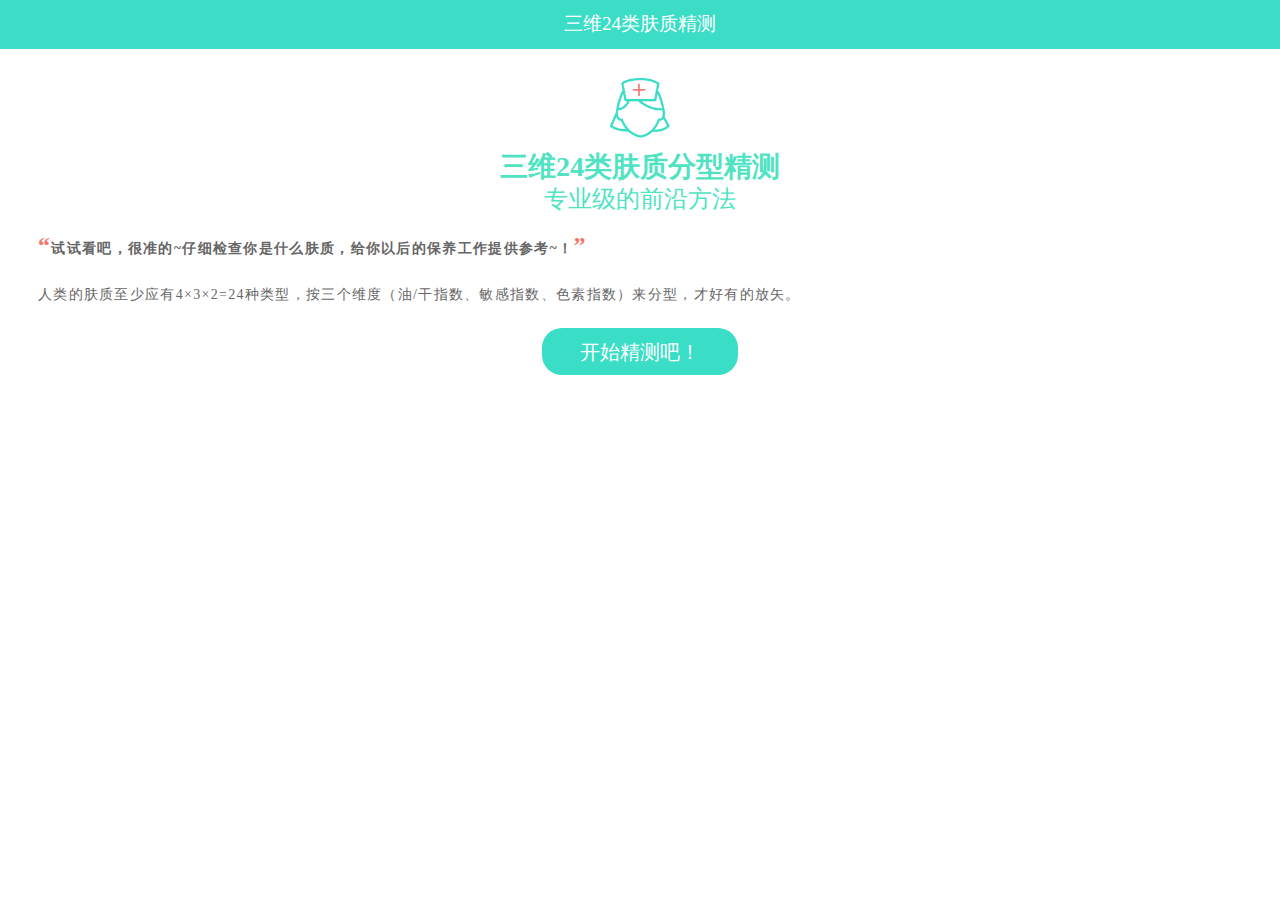
<file: skinTest8_12/index.html>
<!DOCTYPE html>
<html>

	<head>
		<meta charset="utf-8">
		<meta name="viewport" content="width=device-width, initial-scale=1,maximum-scale=1, user-scalable=no">
		<title></title>
		<link rel="stylesheet" type="text/css" href="css/index.css" />
		<script src="lisp/zepto.min.js" type="text/javascript" charset="utf-8"></script>
		<script src="js/iscroll.js" type="text/javascript" charset="utf-8"></script>
		<script src="js/index.js" type="text/javascript" charset="utf-8"></script>
	</head>

	<body>
		<div class="header">
			<a class="iconfont" href="index.html">&#xe600;</a>
			<span class="header_title">
				三维24类肤质精测 
			</span>
		</div>

		<div class="content" id="wrapper">
			<div id="scroller">
				<ul>
					<li>

						<div class="homePage ">
							<div class="top">
								<img src="img/nurse.png" class="content_logo" />
							</div>
							<h3>三维24类肤质分型精测</h3>
							<h4>专业级的前沿方法</h4>
							<div class="textBox">
								<p style="font-weight:bold;">
									<span class="color-light-red">“</span>试试看吧，很准的~仔细检查你是什么肤质，给你以后的保养工作提供参考~！<span class="color-light-red">”</span>
								</p>
								<p>人类的肤质至少应有4×3×2=24种类型，按三个维度（油/干指数、敏感指数、色素指数）来分型，才好有的放矢。</p>
							</div>
							<div class="footer">
								<button value="${memberId}" type="button" id="bagin">开始精测吧！</button>
							</div>
						</div>

						<div class="testBagin hide">
							<div class="testBox">
								<!--第一大题  9道-->
								<div class="t1 ti ">
									<div class="ti_title">
										1.1、对于你目前生活的地方，你觉得这里总体的气候怎么样？
									</div>
									<dl scores="5">
										<dt class="iconfont">&#xe605;</dt>
										<dd>
											<span>嗯，还不错</span>
										</dd>
									</dl>
									<dl scores="4">
										<dt class="iconfont">&#xe605;</dt>
										<dd>
											<span>
									有点干了
								</span>
										</dd>
									</dl>
									<dl scores="2">
										<dt class="iconfont">&#xe605;</dt>
										<dd>
											<span>
									干燥得让人受不了
								</span>
										</dd>
									</dl>
									<dl scores="5">
										<dt class="iconfont">&#xe605;</dt>
										<dd>
											<span>
									有点潮湿
								</span>
										</dd>
									</dl>
									<dl scores="8">
										<dt class="iconfont">&#xe605;</dt>
										<dd>
											<span>
									很潮湿
								</span>
										</dd>
									</dl>
								</div>
								<div class="t2 hide ti">
									<div class="ti_title">
										1.2、在天气比较热的时候，你洗完脸不用任何护肤品，1小时后照一下镜子，你的前额和脸颊是怎样的？
									</div>
									<dl scores="0">
										<dt class="iconfont">&#xe605;</dt>
										<dd>
											<span>易脱皮，或者肤色苍白、晦暗 </span>
										</dd>
									</dl>
									<dl scores="2">
										<dt class="iconfont">&#xe605;</dt>
										<dd>
											<span>
									有紧绷感
								</span>
										</dd>
									</dl>
									<dl scores="4">
										<dt class="iconfont">&#xe605;</dt>
										<dd>
											<span>
									皮肤润泽，在镜中看不到脸上有反光
								</span>
										</dd>
									</dl>
									<dl scores="6">
										<dt class="iconfont">&#xe605;</dt>
										<dd>
											<span>
									在镜中能看到脸上有反光
								</span>
										</dd>
									</dl>
								</div>
								<div class="t3 hide ti">
									<div class="ti_title">
										1.3、在冬天，洗完脸不用任何护肤品，1小时后照一下镜子，你的前额和脸颊的感觉如何？
									</div>
									<dl scores="2">
										<dt class="iconfont">&#xe605;</dt>
										<dd>
											<span>易脱皮，或者肤色苍白、晦暗</span>
										</dd>
									</dl>
									<dl scores="4">
										<dt class="iconfont">&#xe605;</dt>
										<dd>
											<span>
									有紧绷感
								</span>
										</dd>
									</dl>
									<dl scores="6">
										<dt class="iconfont">&#xe605;</dt>
										<dd>
											<span>
									皮肤润泽，在镜中看不到脸上有反光
								</span>
										</dd>
									</dl>
									<dl scores="8">
										<dt class="iconfont">&#xe605;</dt>
										<dd>
											<span>
									在镜中能看到脸上有反光
								</span>
										</dd>
									</dl>
								</div>
								<div class="t4 hide ti">
									<div class="ti_title">
										1.4、在干燥环境（如冬季、空调或暖气），不用保湿产品，你的面部皮肤：
									</div>
									<dl scores="2">
										<dt class="iconfont">&#xe605;</dt>
										<dd>
											<span>感觉很干或痛感 </span>
										</dd>
									</dl>
									<dl scores="4">
										<dt class="iconfont">&#xe605;</dt>
										<dd>
											<span>
									感觉紧绷 
								</span>
										</dd>
									</dl>
									<dl scores="6">
										<dt class="iconfont">&#xe605;</dt>
										<dd>
											<span>
									感觉正常
								</span>
										</dd>
									</dl>
									<dl scores="8">
										<dt class="iconfont">&#xe605;</dt>
										<dd>
											<span>
									看起来有光亮，或从不觉得此时需要用保湿产品
								</span>
										</dd>
									</dl>
									<dl scores="5">
										<dt class="iconfont">&#xe605;</dt>
										<dd>
											<span>
									不确定
								</span>
										</dd>
									</dl>
								</div>
								<div class="t5 hide ti">
									<div class="ti_title">
										1.5、照一下化妆镜，你的脸上能够看到多少针尖大小的毛孔：
									</div>
									<dl scores="2">
										<dt class="iconfont">&#xe605;</dt>
										<dd>
											<span>一个都没有 </span>
										</dd>
									</dl>
									<dl scores="5">
										<dt class="iconfont">&#xe605;</dt>
										<dd>
											<span>
									 T区（前额和鼻子）有一些 
								</span>
										</dd>
									</dl>
									<dl scores="8">
										<dt class="iconfont">&#xe605;</dt>
										<dd>
											<span>
									比较多
								</span>
										</dd>
									</dl>
									<dl scores="10">
										<dt class="iconfont">&#xe605;</dt>
										<dd>
											<span>
									非常多
								</span>
										</dd>
									</dl>
									<dl scores="5">
										<dt class="iconfont">&#xe605;</dt>
										<dd>
											<span>
									不确定
								</span>
										</dd>
									</dl>
								</div>
								<div class="t6 hide ti">
									<div class="ti_title">
										1.6、如果让你描述自己的面部皮肤特征，你会选择：
									</div>
									<dl scores="2">
										<dt class="iconfont">&#xe605;</dt>
										<dd>
											<span>干性 </span>
										</dd>
									</dl>
									<dl scores="4">
										<dt class="iconfont">&#xe605;</dt>
										<dd>
											<span>
									 中性
								</span>
										</dd>
									</dl>
									<dl scores="6">
										<dt class="iconfont">&#xe605;</dt>
										<dd>
											<span>
									混合性
								</span>
										</dd>
									</dl>
									<dl scores="8">
										<dt class="iconfont">&#xe605;</dt>
										<dd>
											<span>
									油性
								</span>
										</dd>
									</dl>
									<dl scores="5">
										<dt class="iconfont">&#xe605;</dt>
										<dd>
											<span>
									不确定
								</span>
										</dd>
									</dl>
								</div>
								<div class="t7 hide ti">
									<div class="ti_title">
										1.7、夏天的时候，你的T区（前额、鼻子、鼻翼）容易出油吗？
									</div>
									<dl scores="0">
										<dt class="iconfont">&#xe605;</dt>
										<dd>
											<span>基本上没有过</span>
										</dd>
									</dl>
									<dl scores="4">
										<dt class="iconfont">&#xe605;</dt>
										<dd>
											<span>
									 有时会这样
								</span>
										</dd>
									</dl>
									<dl scores="5">
										<dt class="iconfont">&#xe605;</dt>
										<dd>
											<span>
									经常会有
								</span>
										</dd>
									</dl>
									<dl scores="10">
										<dt class="iconfont">&#xe605;</dt>
										<dd>
											<span>
									总是在出油 
								</span>
										</dd>
									</dl>
								</div>
								<div class="t8 hide ti">
									<div class="ti_title">
										1.8、你平时用泡沫型洁面产品（或香皂）洗脸后的感觉是：
									</div>
									<dl scores="2">
										<dt class="iconfont">&#xe605;</dt>
										<dd>
											<span>干燥、或有刺痛的感觉 </span>
										</dd>
									</dl>
									<dl scores="5">
										<dt class="iconfont">&#xe605;</dt>
										<dd>
											<span>
									 有些干燥但是没有刺痛感
								</span>
										</dd>
									</dl>
									<dl scores="5">
										<dt class="iconfont">&#xe605;</dt>
										<dd>
											<span>
									没有异常
								</span>
										</dd>
									</dl>
									<dl scores="6">
										<dt class="iconfont">&#xe605;</dt>
										<dd>
											<span>
									皮肤出油 
								</span>
										</dd>
									</dl>
									<dl scores="5">
										<dt class="iconfont">&#xe605;</dt>
										<dd>
											<span>
									我没使用过皂类或泡沫型洁面产品 
								</span>
										</dd>
									</dl>
								</div>
								<div class="t9 hide ti">
									<div class="ti_title">
										1.9、在自己的照片上，你的皮肤会油光发亮吗？
									</div>
									<dl scores="2">
										<dt class="iconfont">&#xe605;</dt>
										<dd>
											<span>从来不会 </span>
										</dd>
									</dl>
									<dl scores="6">
										<dt class="iconfont">&#xe605;</dt>
										<dd>
											<span>
									 偶尔会有
								</span>
										</dd>
									</dl>
									<dl scores="6">
										<dt class="iconfont">&#xe605;</dt>
										<dd>
											<span>
									经常这样
								</span>
										</dd>
									</dl>
									<dl scores="10">
										<dt class="iconfont">&#xe605;</dt>
										<dd>
											<span>
									总是如此
								</span>
										</dd>
									</dl>
								</div>

								<!--第二大题  12道-->
								<div class="t10 hide ti">
									<div class="ti_title">
										2.1、你的脸上，会突如其来的发出一片片块状的红斑吗？
									</div>
									<dl scores="2">
										<dt class="iconfont">&#xe605;</dt>
										<dd>
											<span>从来没有过 </span>
										</dd>
									</dl>
									<dl scores="4">
										<dt class="iconfont">&#xe605;</dt>
										<dd>
											<span>
									 偶尔有，出现过几次
								</span>
										</dd>
									</dl>
									<dl scores="5">
										<dt class="iconfont">&#xe605;</dt>
										<dd>
											<span>
									几乎每月都会有1次
								</span>
										</dd>
									</dl>
									<dl scores="8">
										<dt class="iconfont">&#xe605;</dt>
										<dd>
											<span>
									几乎每周都会这样
								</span>
										</dd>
									</dl>
								</div>
								<div class="t11 hide ti">
									<div class="ti_title">
										2.2、你在使用护肤品、化妆品时，有没有出现过，脸部强烈的发痒、发红、刺痛等现象吗？
									</div>
									<dl scores="0">
										<dt class="iconfont">&#xe605;</dt>
										<dd>
											<span>从来没有过</span>
										</dd>
									</dl>
									<dl scores="4">
										<dt class="iconfont">&#xe605;</dt>
										<dd>
											<span>
									 偶尔有
								</span>
										</dd>
									</dl>
									<dl scores="5">
										<dt class="iconfont">&#xe605;</dt>
										<dd>
											<span>
									经常的，很多次
								</span>
										</dd>
									</dl>
									<dl scores="8">
										<dt class="iconfont">&#xe605;</dt>
										<dd>
											<span>
									总是这样
								</span>
										</dd>
									</dl>
									<dl scores="3">
										<dt class="iconfont">&#xe605;</dt>
										<dd>
											<span>
									我不用化妆品，所以不确定
								</span>
										</dd>
									</dl>
								</div>
								<div class="1t1 hide ti">
									<div class="ti_title">
										2.3、按你自己的评价，你脸颊部位的皮肤是否属于薄皮?
									</div>
									<dl scores="0">
										<dt class="iconfont">&#xe605;</dt>
										<dd>
											<span>应该不算薄 </span>
										</dd>
									</dl>
									<dl scores="4">
										<dt class="iconfont">&#xe605;</dt>
										<dd>
											<span>
									 有点薄，但不严重
								</span>
										</dd>
									</dl>
									<dl scores="5">
										<dt class="iconfont">&#xe605;</dt>
										<dd>
											<span>
									典型的薄皮
								</span>
										</dd>
									</dl>
									<dl scores="8">
										<dt class="iconfont">&#xe605;</dt>
										<dd>
											<span>
									很薄，比较严重
								</span>
										</dd>
									</dl>
									<dl scores="3">
										<dt class="iconfont">&#xe605;</dt>
										<dd>
											<span>
									这个我不确定
								</span>
										</dd>
									</dl>
								</div>
								<div class="1t2 hide ti">
									<div class="ti_title">
										2.4、你的脸上或颈部，是否患过湿疹、局部皮炎或者红斑痤疮吗？
									</div>
									<dl scores="2">
										<dt class="iconfont">&#xe605;</dt>
										<dd>
											<span>没有 </span>
										</dd>
									</dl>
									<dl scores="3">
										<dt class="iconfont">&#xe605;</dt>
										<dd>
											<span>
									 听父母说我有过
								</span>
										</dd>
									</dl>
									<dl scores="3">
										<dt class="iconfont">&#xe605;</dt>
										<dd>
											<span>
									有过1-2次
								</span>
										</dd>
									</dl>
									<dl scores="8">
										<dt class="iconfont">&#xe605;</dt>
										<dd>
											<span>
									有过好几次，还挺严重的
								</span>
										</dd>
									</dl>
									<dl scores="3">
										<dt class="iconfont">&#xe605;</dt>
										<dd>
											<span>
									不确定
								</span>
										</dd>
									</dl>
								</div>
								<div class="1t3 hide ti">
									<div class="ti_title">
										2.5、你的鼻子、鼻翼、脸颊等部位，有多少肉眼可见的毛细血管（红色、蓝色都算）
									</div>
									<dl scores="2">
										<dt class="iconfont">&#xe605;</dt>
										<dd>
											<span>没有 </span>
										</dd>
									</dl>
									<dl scores="3">
										<dt class="iconfont">&#xe605;</dt>
										<dd>
											<span>
									 有少量（有1-3根）
								</span>
										</dd>
									</dl>
									<dl scores="5">
										<dt class="iconfont">&#xe605;</dt>
										<dd>
											<span>
									有一些（有4-6根）
								</span>
										</dd>
									</dl>
									<dl scores="10">
										<dt class="iconfont">&#xe605;</dt>
										<dd>
											<span>
									很多（7处或以上）
								</span>
										</dd>
									</dl>
								</div>
								<div class="1t4 hide ti">
									<div class="ti_title">
										2.6、你平时换上新洗的床上用品、内衣内裤时，你的皮肤有什么反应？
									</div>
									<dl scores="3">
										<dt class="iconfont">&#xe605;</dt>
										<dd>
											<span>我的皮肤没有反应 </span>
										</dd>
									</dl>
									<dl scores="3">
										<dt class="iconfont">&#xe605;</dt>
										<dd>
											<span>
									 我会感觉有点干
								</span>
										</dd>
									</dl>
									<dl scores="5">
										<dt class="iconfont">&#xe605;</dt>
										<dd>
											<span>
									我的皮肤会发痒
								</span>
										</dd>
									</dl>
									<dl scores="8">
										<dt class="iconfont">&#xe605;</dt>
										<dd>
											<span>
									我的皮肤会发痒并起疹子
								</span>
										</dd>
									</dl>
								</div>
								<div class="1t5 hide ti">
									<div class="ti_title">
										2.7、佩带金属首饰时，你的皮肤会发红吗？
									</div>
									<dl scores="3">
										<dt class="iconfont">&#xe605;</dt>
										<dd>
											<span>没有</span>
										</dd>
									</dl>
									<dl scores="3">
										<dt class="iconfont">&#xe605;</dt>
										<dd>
											<span>
									 很少
								</span>
										</dd>
									</dl>
									<dl scores="5">
										<dt class="iconfont">&#xe605;</dt>
										<dd>
											<span>
									经常
								</span>
										</dd>
									</dl>
									<dl scores="8">
										<dt class="iconfont">&#xe605;</dt>
										<dd>
											<span>
									总是如此
								</span>
										</dd>
									</dl>
									<dl scores="3">
										<dt class="iconfont">&#xe605;</dt>
										<dd>
											<span>
									我没有戴过金属首饰
								</span>
										</dd>
									</dl>
								</div>
								<div class="1t6 hide ti">
									<div class="ti_title">
										2.8、当你紧张、生气或兴奋的时候，脸部会涨红、发烫的几率是
									</div>
									<dl scores="2">
										<dt class="iconfont">&#xe605;</dt>
										<dd>
											<span>没有 </span>
										</dd>
									</dl>
									<dl scores="3">
										<dt class="iconfont">&#xe605;</dt>
										<dd>
											<span>
									 偶尔
								</span>
										</dd>
									</dl>
									<dl scores="5">
										<dt class="iconfont">&#xe605;</dt>
										<dd>
											<span>
									经常
								</span>
										</dd>
									</dl>
									<dl scores="8">
										<dt class="iconfont">&#xe605;</dt>
										<dd>
											<span>
									总是如此
								</span>
										</dd>
									</dl>
								</div>
								<div class="1t7 hide ti">
									<div class="ti_title">
										2.9、季节转换时（天气突热与突冷），你的脸会发红、发痒吗？
									</div>
									<dl scores="0">
										<dt class="iconfont">&#xe605;</dt>
										<dd>
											<span>从来没有 </span>
										</dd>
									</dl>
									<dl scores="3">
										<dt class="iconfont">&#xe605;</dt>
										<dd>
											<span>
									 有时
								</span>
										</dd>
									</dl>
									<dl scores="5">
										<dt class="iconfont">&#xe605;</dt>
										<dd>
											<span>
									蛮多次的
								</span>
										</dd>
									</dl>
									<dl scores="10">
										<dt class="iconfont">&#xe605;</dt>
										<dd>
											<span>
									近几年，每次转季都这样 
								</span>
										</dd>
									</dl>
								</div>
								<div class="1t8 hide ti">
									<div class="ti_title">
										2.10、你的脸上会出现密集的小红疹吗？
									</div>
									<dl scores="2">
										<dt class="iconfont">&#xe605;</dt>
										<dd>
											<span>没有 </span>
										</dd>
									</dl>
									<dl scores="4">
										<dt class="iconfont">&#xe605;</dt>
										<dd>
											<span>
									 很少
								</span>
										</dd>
									</dl>
									<dl scores="6">
										<dt class="iconfont">&#xe605;</dt>
										<dd>
											<span>
									至少一个月出现一次
								</span>
										</dd>
									</dl>
									<dl scores="8">
										<dt class="iconfont">&#xe605;</dt>
										<dd>
											<span>
									至少每周出现一次
								</span>
										</dd>
									</dl>
								</div>
								<div class="1t9 hide ti">
									<div class="ti_title">
										2.11、吃辛辣、热烫的食物与饮品时，会导致你的脸涨红、发烫或发痒吗？
									</div>
									<dl scores="3">
										<dt class="iconfont">&#xe605;</dt>
										<dd>
											<span>没有 </span>
										</dd>
									</dl>
									<dl scores="3">
										<dt class="iconfont">&#xe605;</dt>
										<dd>
											<span>
									 很少
								</span>
										</dd>
									</dl>
									<dl scores="4">
										<dt class="iconfont">&#xe605;</dt>
										<dd>
											<span>
									有时
								</span>
										</dd>
									</dl>
									<dl scores="5">
										<dt class="iconfont">&#xe605;</dt>
										<dd>
											<span>
									经常会这样
								</span>
										</dd>
									</dl>
									<dl scores="6">
										<dt class="iconfont">&#xe605;</dt>
										<dd>
											<span>
									总是如此
								</span>
										</dd>
									</dl>
								</div>
								<div class="1t10 hide ti">
									<div class="ti_title">
										2.12、你的直系亲属中（爸妈、爷爷奶奶、外公外婆），有确定为敏感肌肤吗？
									</div>
									<dl scores="3">
										<dt class="iconfont">&#xe605;</dt>
										<dd>
											<span>没有 </span>
										</dd>
									</dl>
									<dl scores="3">
										<dt class="iconfont">&#xe605;</dt>
										<dd>
											<span>
									 我不知道或没注意过
								</span>
										</dd>
									</dl>
									<dl scores="10">
										<dt class="iconfont">&#xe605;</dt>
										<dd>
											<span>
									有，这个我知道
								</span>
										</dd>
									</dl>
								</div>

								<!--第三大题 5道-->
								<div class="1t11 hide ti">
									<div class="ti_title">
										3.1、你的脸上是否会在长痘发炎后出现一些黑色或褐色的斑印（红印消褪后出现）？
									</div>
									<dl scores="2">
										<dt class="iconfont">&#xe605;</dt>
										<dd>
											<span>从来不会  </span>
										</dd>
									</dl>
									<dl scores="4">
										<dt class="iconfont">&#xe605;</dt>
										<dd>
											<span>
									 有时会这样
								</span>
										</dd>
									</dl>
									<dl scores="5">
										<dt class="iconfont">&#xe605;</dt>
										<dd>
											<span>
									经常会
								</span>
										</dd>
									</dl>
									<dl scores="8">
										<dt class="iconfont">&#xe605;</dt>
										<dd>
											<span>
									总是这样的
								</span>
										</dd>
									</dl>
								</div>
								<div class="1t12 hide ti">
									<div class="ti_title">
										3.2、你身体或四肢上的小伤口，其完全愈合后出现的棕褐色的斑印，一般要多久才消失？？
									</div>
									<dl scores="0">
										<dt class="iconfont">&#xe605;</dt>
										<dd>
											<span>不会留下棕色的疤痕 </span>
										</dd>
									</dl>
									<dl scores="2">
										<dt class="iconfont">&#xe605;</dt>
										<dd>
											<span>
									 大约1-3周左右
								</span>
										</dd>
									</dl>
									<dl scores="4">
										<dt class="iconfont">&#xe605;</dt>
										<dd>
											<span>
									大约1个月左右
								</span>
										</dd>
									</dl>
									<dl scores="6">
										<dt class="iconfont">&#xe605;</dt>
										<dd>
											<span>
									6个月或以上
								</span>
										</dd>
									</dl>
								</div>
								<div class="1t13 hide ti">
									<div class="ti_title">
										3.3、你是否长过黄褐斑（表现为褐色或灰色的斑块）？
									</div>
									<dl scores="2">
										<dt class="iconfont">&#xe605;</dt>
										<dd>
											<span>没有 </span>
										</dd>
									</dl>
									<dl scores="4">
										<dt class="iconfont">&#xe605;</dt>
										<dd>
											<span>
									有过1-2次，现在没有了
								</span>
										</dd>
									</dl>
									<dl scores="6">
										<dt class="iconfont">&#xe605;</dt>
										<dd>
											<span>
									是的，有过好几次
								</span>
										</dd>
									</dl>
									<dl scores="10">
										<dt class="iconfont">&#xe605;</dt>
										<dd>
											<span>
									 唉，经常出现黄褐斑
								</span>
										</dd>
									</dl>
								</div>
								<div class="1t14 hide ti">
									<div class="ti_title">
										3.4、你认为和别人相比，是否会更容易晒黑吗？
									</div>
									<dl scores="0">
										<dt class="iconfont">&#xe605;</dt>
										<dd>
											<span>不会 </span>
										</dd>
									</dl>
									<dl scores="4">
										<dt class="iconfont">&#xe605;</dt>
										<dd>
											<span>
									 有一点，但不明显
								</span>
										</dd>
									</dl>
									<dl scores="6">
										<dt class="iconfont">&#xe605;</dt>
										<dd>
											<span>
									是的，很明显
								</span>
										</dd>
									</dl>
									<dl scores="4">
										<dt class="iconfont">&#xe605;</dt>
										<dd>
											<span>
									这个，我确定不了
								</span>
										</dd>
									</dl>
								</div>
								<div class="3t5 hide ti">
									<div class="ti_title">
										3.5、你的脸上，是否会长期的留有一些深色斑点？
									</div>
									<dl scores="2">
										<dt class="iconfont">&#xe605;</dt>
										<dd>
											<span>没有 </span>
										</dd>
									</dl>
									<dl scores="4">
										<dt class="iconfont">&#xe605;</dt>
										<dd>
											<span>
									有少许，不超过3处
								</span>
										</dd>
									</dl>
									<dl scores="6">
										<dt class="iconfont">&#xe605;</dt>
										<dd>
											<span>
									 有一些，但不超过10个
								</span>
										</dd>
									</dl>
									<dl scores="10">
										<dt class="iconfont">&#xe605;</dt>
										<dd>
											<span>
									蛮多的，没有仔细数过
								</span>
										</dd>
									</dl>
								</div>
							</div>
							<div class="bottonBox">
								<button type="button" class="leftB disabled" disabled="disabled">上一题</button>
								<button type="button" class="seeRes hide" style="font-size: 12px;border-width: 1px;">确认提交</button>
								<button type="button" class="rightB disabled" disabled="disabled">下一题</button>

							</div>
							<div class="testOver hide">
								<!--恭喜-->
								<div class="congratulation">
									<p>恭喜您已完成本次肤质精测！</p>
									<button type="button" class="congratulationButton">查看结果</button><button type="button" class="conResTestButton">再看看题</button>
								</div>
								<div class="allHui"></div>
							</div>
						</div>

						<div class="testResult hide">
							<div class="resHeader">
								<span>按照您的诚实作答，经过专业的运算评估后，判别您的肌肤类型为：</span>
								<div class="allRes">
									<h3>
							<span class="t1res">待测</span>
							<span class="t2res"></span>
							<span class="t3res"></span>
						</h3>
								</div>
							</div>
							<div class="resContent">
								<div class="resConContent">
									<ul>
										<!--大li为一行  小li为一列-->
										<!--第一类商品-->
										<li class="ouside ouside1">
											<div class="resConTitle">
												您的水油指数得分为<span class="oilGrade"></span>分, 处在“<span class="oilType1"></span>”的分值区域
											</div>
											<ul class="row">
												<li class="col">
													<div class="qujian">
														14－33
													</div>
													<div class="zhi zhi1">
														干性
													</div>
												</li>
												<li class="col">
													<div class="qujian">
														34－45
													</div>
													<div class="zhi zhi2">
														混合偏干
													</div>
												</li>
												<li class="col">
													<div class="qujian">
														46－60
													</div>
													<div class="zhi zhi3">
														混合偏油
													</div>
												</li>
												<li class="col">
													<div class="qujian">
														61－74
													</div>
													<div class="zhi zhi4">
														油性
													</div>
												</li>
											</ul>
										</li>
										<!--第二类商品-->
										<li class="ouside ouside2">
											<div class="resConTitle">
												您的敏感指数得分为<span class="oilGrade"></span>分, 处在“<span class="oilType1"></span>”的分值区域
											</div>
											<ul class="row">
												<li class="col">
													<div class="qujian">
														22－36
													</div>
													<div class="zhi zhi1">
														耐受性
													</div>
												</li>
												<li class="col">
													<div class="qujian">
														37－60
													</div>
													<div class="zhi zhi2">
														敏感倾向
													</div>
												</li>
												<li class="col">
													<div class="qujian">
														61－100
													</div>
													<div class="zhi zhi3">
														敏感
													</div>
												</li>
											</ul>
										</li>
										<!--第三类商品-->
										<li class="ouside ouside3">
											<div class="resConTitle">
												您的色素指数得分为<span class="oilGrade"></span>分, 处在“<span class="oilType1"></span>”的分值区域
											</div>
											<ul class="row">
												<li class="col">
													<div class="qujian">
														6－20
													</div>
													<div class="zhi zhi1">
														非色素性
													</div>
												</li>
												<li class="col">
													<div class="qujian">
														21－40
													</div>
													<div class="zhi zhi2">
														色素性
													</div>
												</li>
											</ul>
										</li>
									</ul>
									<div class="compositeScore">
										<div class="loveSkin">
											你的肤质综合评分: <strong class="loveSkinScore"></strong>
										</div>
										<div class="adjust">
											评定您之肌肤自我调适力为 <strong class="adjustScore"></strong>
										</div>
									</div>
								</div>
							</div>
							<div class="skinImgBox">
								<div class="skinImgBoxHeader">
									<span class="summary">这是让人感到困惑的肤质。</span>在24类的肌肤类型中被分为第<span class="rank"></span>类。
								</div>
								<div class="skinImgBoxConter">
									<img src="img/skin_type_1.png" class="skinImg_Png" />
									<h4 class="allRes_H3Html">绑定.allRes h3 Html</h4> 调查表明有<span class="skinPercent">13.84%</span>的华人青年属于这一肌肤类型。
								</div>
								<div class="skinImgBoxFooter">
									<div class="skinImgBoxFooterLeft">
										<div class="iosIon">
											&#xe607;
										</div>
										<div class="skinTExt">
											混合偏干的大类包含6个肤质类型，它们在总24类中的排序分别为第1、3、8、11、17、19。
										</div>
									</div>
									<div class="skinImgBoxFooterRight">
										<div class="imgBoxTrue">
											<div class="">
												<img src="../skinTest8_8/img/skin_type_10.png" />
											</div>
											<div class="borderWhite">
												<img src="../skinTest8_8/img/skin_type_10.png" />
											</div>
											<div class="">
												<img class="" src="../skinTest8_8/img/skin_type_10.png" />
											</div>
											<div class="">
												<img src="../skinTest8_8/img/skin_type_10.png" />
											</div>
											<div class="">
												<img src="../skinTest8_8/img/skin_type_10.png" />
											</div>
											<div class="">
												<img src="../skinTest8_8/img/skin_type_10.png" />
											</div>
										</div>
									</div>
								</div>
							</div>

							<div class="resPhone checkedBox">
								<div class="resPhoneFooter">
									<div class="submitPHone">
										<div class="resPhoneFooterTop">
											在总体上来看，第<span class="resPhoneFooterTopNum">11</span>类肤质的人群，容易遇到以下脸部肌肤问题。那么，您遇到其中哪些问题？（可多选）：
										</div>
										<div class="resPhoneFooterCenter">
											<label><input name="Fruit" type="checkbox" value="" />易干燥 </label>
											<label><input name="Fruit" type="checkbox" value="" />有痘痘 </label>
											<label><input name="Fruit" type="checkbox" value="" />有红印 </label>
										</div>
									</div>
									<div class="resPhoneFooterButtom">
										<div class="Uncommit">
											<div class="TJphonenum">
												<input type="number" name="用户手机号" class="prosonPhoneNumber" placeholder="请在此处输入您的手机号码" />
												<span class="Warning hide">&#xe606;</span>
												<span class="Correct hide">&#xe604;</span>
											</div>
											<input type="button" class="postPhoneNumber" value="提交" />
										</div>
										<div class="Commit hide">
											<p>感谢您的支持，稍后客服人员会联系您，为您做出最全面的解答！</p>
											<a href="index.html" class="doAgain">重新做三维32类肤质精测</a>
										</div>
										<div class="closeDiv hide">
											&#xe60b;
										</div>
									</div>
								</div>
							</div>

						</div>

					</li>
				</ul>
			</div>
		</div>
	</body>

</html>
</file>
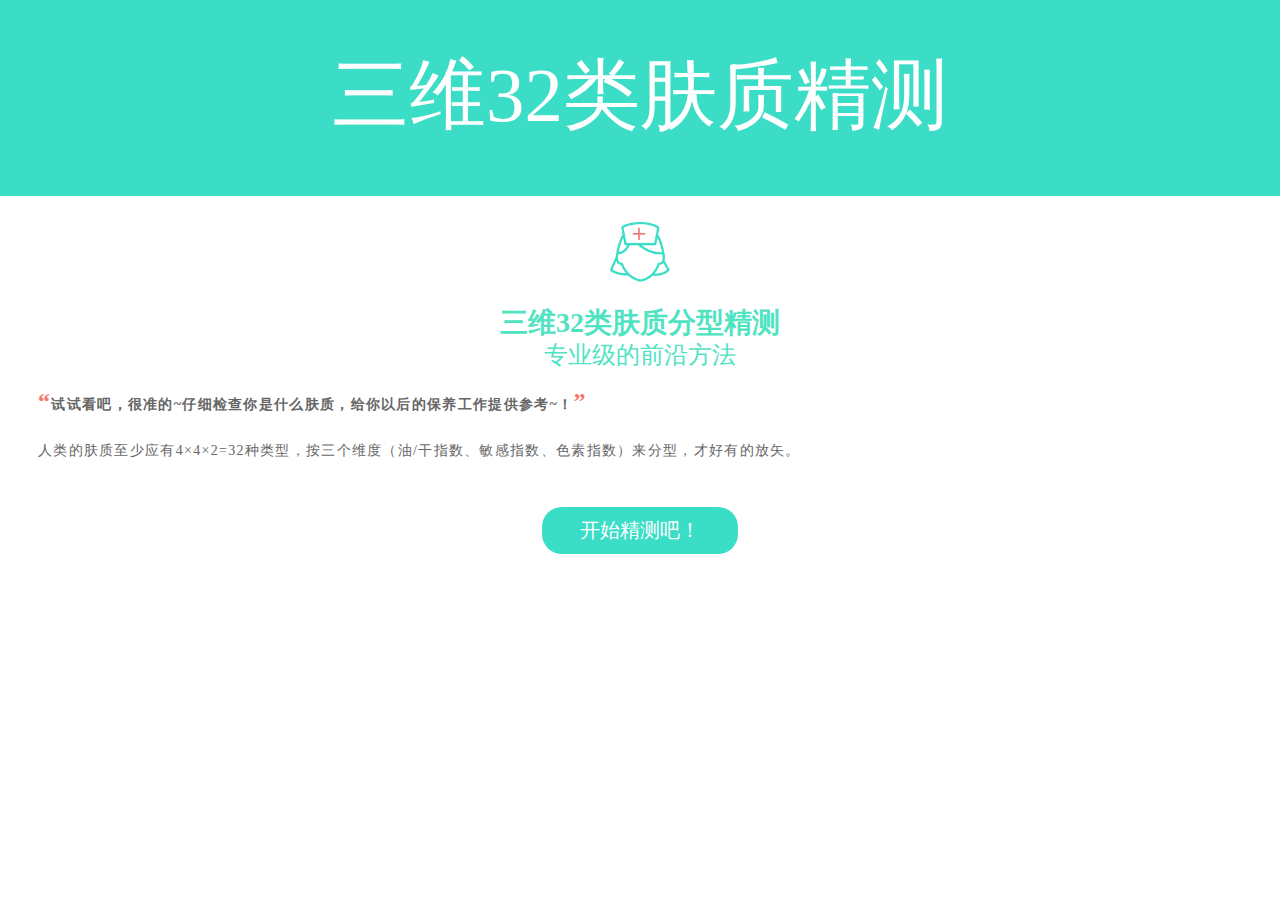
<file: skinTest8_8/index.html>
<!DOCTYPE html>
<html>
	<head>
		<meta charset="utf-8">
		<meta name="viewport" content="width=device-width, initial-scale=1,maximum-scale=1, user-scalable=no">
		<title></title>
		<link rel="stylesheet" type="text/css" href="css/index.css" />
		<script src="lisp/zepto.min.js" type="text/javascript" charset="utf-8"></script>
		<script src="js/index.js" type="text/javascript" charset="utf-8"></script>
	</head>

	<body>
		<div class="header">
			<a class="iconfont" href="index.html">&#xe600;</a>
			<span class="header_title">
				三维32类肤质精测
			</span>
		</div>

		<div class="content">
				<div class="homePage ">
					<div class="top">
						<img src="img/nurse.png" class="content_logo" />
					</div>
					<h3>三维32类肤质分型精测</h3>
					<h4>专业级的前沿方法</h4>
					<div class="textBox">
						<p style="font-weight:bold;">
							<span class="color-light-red">“</span>试试看吧，很准的~仔细检查你是什么肤质，给你以后的保养工作提供参考~！<span class="color-light-red">”</span>
						</p>
						<p>人类的肤质至少应有4×4×2=32种类型，按三个维度（油/干指数、敏感指数、色素指数）来分型，才好有的放矢。</p>
					</div>
					<div class="footer">
						<button type="button" id="bagin">开始精测吧！</button>
					</div>
				</div>

				<div class="testBagin hide">
					<div class="testBox">
						<!--油干测试  11题-->
						<div class="t1 ti ">
							<div class="ti_title">
								Q1.1 洗完脸后的2-3小时，不在脸上涂任何保湿/防晒产品、化妆水、粉底或任何产品，这时如果在明亮的光线下照镜子，你的前额和脸颊部位：
							</div>
							<dl>
								<dt class="iconfont">&#xe605;</dt>
								<dd>
									<span>非常粗糙、出现皮屑，或者如布满灰尘般的晦暗</span>
								</dd>
							</dl>
							<dl>
								<dt class="iconfont">&#xe605;</dt>
								<dd>
									<span>
									仍有紧绷感 
								</span>
								</dd>
							</dl>
							<dl>
								<dt class="iconfont">&#xe605;</dt>
								<dd>
									<span>
									能够回复正常的润泽感而且在镜中看不到反光
								</span>
								</dd>
							</dl>
							<dl>
								<dt class="iconfont">&#xe605;</dt>
								<dd>
									<span>
									能看到反光
								</span>
								</dd>
							</dl>
						</div>
						<div class="t2 hide ti">
							<div class="ti_title">
								Q1.2 在自己以往的照片中，你的脸是否显得光亮：
							</div>
							<dl>
								<dt class="iconfont">&#xe605;</dt>
								<dd>
									<span>从不，或你从未意识到有这种情况 </span>
								</dd>
							</dl>
							<dl>
								<dt class="iconfont">&#xe605;</dt>
								<dd>
									<span>
									有时会
								</span>
								</dd>
							</dl>
							<dl>
								<dt class="iconfont">&#xe605;</dt>
								<dd>
									<span>
									经常会
								</span>
								</dd>
							</dl>
							<dl>
								<dt class="iconfont">&#xe605;</dt>
								<dd>
									<span>
									历来如此
								</span>
								</dd>
							</dl>
						</div>
						<div class="t3 hide ti">
							<div class="ti_title">
								Q1.3　上妆或使用粉底，但是不涂干的粉（如质地干燥的粉饼或散粉），2-3小时后，你的妆容看起来：
							</div>
							<dl>
								<dt class="iconfont">&#xe605;</dt>
								<dd>
									<span>出现皮屑，有的粉底在皱纹里结成小块</span>
								</dd>
							</dl>
							<dl>
								<dt class="iconfont">&#xe605;</dt>
								<dd>
									<span>
									光滑 
								</span>
								</dd>
							</dl>
							<dl>
								<dt class="iconfont">&#xe605;</dt>
								<dd>
									<span>
									出现闪亮
								</span>
								</dd>
							</dl>
							<dl>
								<dt class="iconfont">&#xe605;</dt>
								<dd>
									<span>
									出现条纹并且闪亮
								</span>
								</dd>
							</dl>
							<dl>
								<dt class="iconfont">&#xe605;</dt>
								<dd>
									<span>
									我从不用粉底
								</span>
								</dd>
							</dl>
						</div>
						<div class="t4 hide ti">
							<div class="ti_title">
								Q1.4 身处干燥的环境中，如果不用保湿产品或防晒产品，你的面部皮肤：
							</div>
							<dl>
								<dt class="iconfont">&#xe605;</dt>
								<dd>
									<span>感觉很干或锐痛 </span>
								</dd>
							</dl>
							<dl>
								<dt class="iconfont">&#xe605;</dt>
								<dd>
									<span>
									感觉紧绷 
								</span>
								</dd>
							</dl>
							<dl>
								<dt class="iconfont">&#xe605;</dt>
								<dd>
									<span>
									感觉正常
								</span>
								</dd>
							</dl>
							<dl>
								<dt class="iconfont">&#xe605;</dt>
								<dd>
									<span>
									看起来有光亮，或从不觉得此时需要用保湿产品
								</span>
								</dd>
							</dl>
							<dl>
								<dt class="iconfont">&#xe605;</dt>
								<dd>
									<span>
									不知道
								</span>
								</dd>
							</dl>
						</div>
						<div class="t5 hide ti">
							<div class="ti_title">
								Q1.5 照一照有放大功能的化妆镜，从你的脸上能看到多少大头针尖大小的毛孔：
							</div>
							<dl>
								<dt class="iconfont">&#xe605;</dt>
								<dd>
									<span>一个都没有 </span>
								</dd>
							</dl>
							<dl>
								<dt class="iconfont">&#xe605;</dt>
								<dd>
									<span>
									 T区（前额和鼻子）有一些 
								</span>
								</dd>
							</dl>
							<dl>
								<dt class="iconfont">&#xe605;</dt>
								<dd>
									<span>
									很多
								</span>
								</dd>
							</dl>
							<dl>
								<dt class="iconfont">&#xe605;</dt>
								<dd>
									<span>
									非常多
								</span>
								</dd>
							</dl>
							<dl>
								<dt class="iconfont">&#xe605;</dt>
								<dd>
									<span>
									不知道（<b>注意：反复检查后仍不能判断状况时才选此项</b>）
								</span>
								</dd>
							</dl>
						</div>
						<div class="t6 hide ti">
							<div class="ti_title">
								Q1.6 如果让你描述自己的面部皮肤特征，你会选择：
							</div>
							<dl>
								<dt class="iconfont">&#xe605;</dt>
								<dd>
									<span>干性 </span>
								</dd>
							</dl>
							<dl>
								<dt class="iconfont">&#xe605;</dt>
								<dd>
									<span>
									 中性（正常）
								</span>
								</dd>
							</dl>
							<dl>
								<dt class="iconfont">&#xe605;</dt>
								<dd>
									<span>
									混合性
								</span>
								</dd>
							</dl>
							<dl>
								<dt class="iconfont">&#xe605;</dt>
								<dd>
									<span>
									油性
								</span>
								</dd>
							</dl>
						</div>
						<div class="t7 hide ti">
							<div class="ti_title">
								Q1.7 当你使用泡沫丰富的皂类洁面产品洗脸后，你感觉：
							</div>
							<dl>
								<dt class="iconfont">&#xe605;</dt>
								<dd>
									<span>感觉干燥、或有刺痛的感觉</span>
								</dd>
							</dl>
							<dl>
								<dt class="iconfont">&#xe605;</dt>
								<dd>
									<span>
									 感觉有些干燥但是没有刺痛感
								</span>
								</dd>
							</dl>
							<dl>
								<dt class="iconfont">&#xe605;</dt>
								<dd>
									<span>
									感觉没有异常
								</span>
								</dd>
							</dl>
							<dl>
								<dt class="iconfont">&#xe605;</dt>
								<dd>
									<span>
									感到皮肤出油 
								</span>
								</dd>
							</dl>
							<dl>
								<dt class="iconfont">&#xe605;</dt>
								<dd>
									<span>
									我从不使用皂类或其他泡泡类的洁面产品（<b>如果这是因为它们会使你的皮肤感觉干和不舒服，请选第一项</b>）
								</span>
								</dd>
							</dl>
						</div>
						<div class="t8 hide ti">
							<div class="ti_title">
								Q1.8　如果不使用保湿产品，你的脸部觉得干吗：
							</div>
							<dl>
								<dt class="iconfont">&#xe605;</dt>
								<dd>
									<span>总是如此 </span>
								</dd>
							</dl>
							<dl>
								<dt class="iconfont">&#xe605;</dt>
								<dd>
									<span>
									 有时
								</span>
								</dd>
							</dl>
							<dl>
								<dt class="iconfont">&#xe605;</dt>
								<dd>
									<span>
									很少
								</span>
								</dd>
							</dl>
							<dl>
								<dt class="iconfont">&#xe605;</dt>
								<dd>
									<span>
									从不 
								</span>
								</dd>
							</dl>
						</div>
						<div class="t9 hide ti">
							<div class="ti_title">
								Q1.9　你脸上有阻塞的毛孔吗（包括"黑头"和"白头"）：
							</div>
							<dl>
								<dt class="iconfont">&#xe605;</dt>
								<dd>
									<span>从来没有 </span>
								</dd>
							</dl>
							<dl>
								<dt class="iconfont">&#xe605;</dt>
								<dd>
									<span>
									 很少有
								</span>
								</dd>
							</dl>
							<dl>
								<dt class="iconfont">&#xe605;</dt>
								<dd>
									<span>
									有时有
								</span>
								</dd>
							</dl>
							<dl>
								<dt class="iconfont">&#xe605;</dt>
								<dd>
									<span>
									总是出现
								</span>
								</dd>
							</dl>
						</div>
						<div class="t10 hide ti">
							<div class="ti_title">
								Q1.10　T区（前额和鼻子一带）出油吗：
							</div>
							<dl>
								<dt class="iconfont">&#xe605;</dt>
								<dd>
									<span>从没有油光 </span>
								</dd>
							</dl>
							<dl>
								<dt class="iconfont">&#xe605;</dt>
								<dd>
									<span>
									 有时会有出油现象
								</span>
								</dd>
							</dl>
							<dl>
								<dt class="iconfont">&#xe605;</dt>
								<dd>
									<span>
									经常有出油现象
								</span>
								</dd>
							</dl>
							<dl>
								<dt class="iconfont">&#xe605;</dt>
								<dd>
									<span>
									总是油油的
								</span>
								</dd>
							</dl>
						</div>
						<div class="t11 hide ti">
							<div class="ti_title">
								Q1.11　脸上涂过保湿产品后2-3小时，你的两颊部位：
							</div>
							<dl>
								<dt class="iconfont">&#xe605;</dt>
								<dd>
									<span>非常粗糙、脱皮或者如布满灰尘般的晦暗 </span>
								</dd>
							</dl>
							<dl>
								<dt class="iconfont">&#xe605;</dt>
								<dd>
									<span>
									 干燥光滑
								</span>
								</dd>
							</dl>
							<dl>
								<dt class="iconfont">&#xe605;</dt>
								<dd>
									<span>
									有轻微的油光
								</span>
								</dd>
							</dl>
							<dl>
								<dt class="iconfont">&#xe605;</dt>
								<dd>
									<span>
									有油光、滑腻、或者你从不觉得有必要、事实上也不怎么使用保湿产品
								</span>
								</dd>
							</dl>
						</div>
						<!--敏/耐（S/R）测试 18题-->
						<div class="1t1 hide ti">
							<div class="ti_title">
								Q2.1　脸上会出现红色突起：
							</div>
							<dl>
								<dt class="iconfont">&#xe605;</dt>
								<dd>
									<span>从不 </span>
								</dd>
							</dl>
							<dl>
								<dt class="iconfont">&#xe605;</dt>
								<dd>
									<span>
									 很少
								</span>
								</dd>
							</dl>
							<dl>
								<dt class="iconfont">&#xe605;</dt>
								<dd>
									<span>
									至少一个月出现一次
								</span>
								</dd>
							</dl>
							<dl>
								<dt class="iconfont">&#xe605;</dt>
								<dd>
									<span>
									至少每周出现一次
								</span>
								</dd>
							</dl>
						</div>
						<div class="1t2 hide ti">
							<div class="ti_title">
								Q2.2　护肤产品（包括洁面、保湿、化妆水、彩妆等）会引发潮红、痒或是刺痛吗：
							</div>
							<dl>
								<dt class="iconfont">&#xe605;</dt>
								<dd>
									<span>从不 </span>
								</dd>
							</dl>
							<dl>
								<dt class="iconfont">&#xe605;</dt>
								<dd>
									<span>
									 很少
								</span>
								</dd>
							</dl>
							<dl>
								<dt class="iconfont">&#xe605;</dt>
								<dd>
									<span>
									经常
								</span>
								</dd>
							</dl>
							<dl>
								<dt class="iconfont">&#xe605;</dt>
								<dd>
									<span>
									总是如此
								</span>
								</dd>
							</dl>
							<dl>
								<dt class="iconfont">&#xe605;</dt>
								<dd>
									<span>
									我从不使用以上产品
								</span>
								</dd>
							</dl>
						</div>
						<div class="1t3 hide ti">
							<div class="ti_title">
								Q2.3　曾被诊断为痤疮或红斑痤疮（也称酒渣鼻：皮肤的慢性充血性疾病，通常累及面部的中1／3，特点为患部持续性红斑，常伴毛细血管扩张以及水肿、丘疹和脓疱的急性发作。）
							</div>
							<dl>
								<dt class="iconfont">&#xe605;</dt>
								<dd>
									<span>没有 </span>
								</dd>
							</dl>
							<dl>
								<dt class="iconfont">&#xe605;</dt>
								<dd>
									<span>
									 没去看过，但朋友或熟人说我有
								</span>
								</dd>
							</dl>
							<dl>
								<dt class="iconfont">&#xe605;</dt>
								<dd>
									<span>
									是的
								</span>
								</dd>
							</dl>
							<dl>
								<dt class="iconfont">&#xe605;</dt>
								<dd>
									<span>
									是的，而且症状严重
								</span>
								</dd>
							</dl>
							<dl>
								<dt class="iconfont">&#xe605;</dt>
								<dd>
									<span>
									不确定
								</span>
								</dd>
							</dl>
						</div>
						<div class="1t4 hide ti">
							<div class="ti_title">
								Q2.4 　如果你佩带的首饰不是14k金以上的，皮肤发红的几率：
							</div>
							<dl>
								<dt class="iconfont">&#xe605;</dt>
								<dd>
									<span>从不 </span>
								</dd>
							</dl>
							<dl>
								<dt class="iconfont">&#xe605;</dt>
								<dd>
									<span>
									 很少
								</span>
								</dd>
							</dl>
							<dl>
								<dt class="iconfont">&#xe605;</dt>
								<dd>
									<span>
									经常
								</span>
								</dd>
							</dl>
							<dl>
								<dt class="iconfont">&#xe605;</dt>
								<dd>
									<span>
									总是如此
								</span>
								</dd>
							</dl>
							<dl>
								<dt class="iconfont">&#xe605;</dt>
								<dd>
									<span>
									不确定
								</span>
								</dd>
							</dl>
						</div>
						<div class="1t5 hide ti">
							<div class="ti_title">
								Q2.5　防晒产品令你的皮肤发痒、灼烧、发痘或发红：
							</div>
							<dl>
								<dt class="iconfont">&#xe605;</dt>
								<dd>
									<span>从不 </span>
								</dd>
							</dl>
							<dl>
								<dt class="iconfont">&#xe605;</dt>
								<dd>
									<span>
									 很少
								</span>
								</dd>
							</dl>
							<dl>
								<dt class="iconfont">&#xe605;</dt>
								<dd>
									<span>
									经常
								</span>
								</dd>
							</dl>
							<dl>
								<dt class="iconfont">&#xe605;</dt>
								<dd>
									<span>
									总是如此
								</span>
								</dd>
							</dl>
							<dl>
								<dt class="iconfont">&#xe605;</dt>
								<dd>
									<span>
									我从不使用防晒剂
								</span>
								</dd>
							</dl>
						</div>
						<div class="1t6 hide ti">
							<div class="ti_title">
								Q2.6　曾被诊断为局部性皮炎、湿疹、或接触性皮炎（一种过敏性的皮肤发红）:
							</div>
							<dl>
								<dt class="iconfont">&#xe605;</dt>
								<dd>
									<span>没有 </span>
								</dd>
							</dl>
							<dl>
								<dt class="iconfont">&#xe605;</dt>
								<dd>
									<span>
									 朋友或熟人说我有
								</span>
								</dd>
							</dl>
							<dl>
								<dt class="iconfont">&#xe605;</dt>
								<dd>
									<span>
									是的
								</span>
								</dd>
							</dl>
							<dl>
								<dt class="iconfont">&#xe605;</dt>
								<dd>
									<span>
									是的，而且症状严重 
								</span>
								</dd>
							</dl>
							<dl>
								<dt class="iconfont">&#xe605;</dt>
								<dd>
									<span>
									不确定
								</span>
								</dd>
							</dl>
						</div>
						<div class="1t7 hide ti">
							<div class="ti_title">
								Q2.7　你佩带戒指的皮肤部位发红的几率：
							</div>
							<dl>
								<dt class="iconfont">&#xe605;</dt>
								<dd>
									<span>从不 </span>
								</dd>
							</dl>
							<dl>
								<dt class="iconfont">&#xe605;</dt>
								<dd>
									<span>
									 很少
								</span>
								</dd>
							</dl>
							<dl>
								<dt class="iconfont">&#xe605;</dt>
								<dd>
									<span>
									经常
								</span>
								</dd>
							</dl>
							<dl>
								<dt class="iconfont">&#xe605;</dt>
								<dd>
									<span>
									总是发红 
								</span>
								</dd>
							</dl>
							<dl>
								<dt class="iconfont">&#xe605;</dt>
								<dd>
									<span>
									我不戴戒指 
								</span>
								</dd>
							</dl>
						</div>
						<div class="1t8 hide ti">
							<div class="ti_title">
								Q2.8　芳香泡泡浴、按摩油或是身体润肤霜会令你的皮肤发痘、发痒、或感觉干燥:
							</div>
							<dl>
								<dt class="iconfont">&#xe605;</dt>
								<dd>
									<span>从不 </span>
								</dd>
							</dl>
							<dl>
								<dt class="iconfont">&#xe605;</dt>
								<dd>
									<span>
									 很少
								</span>
								</dd>
							</dl>
							<dl>
								<dt class="iconfont">&#xe605;</dt>
								<dd>
									<span>
									经常
								</span>
								</dd>
							</dl>
							<dl>
								<dt class="iconfont">&#xe605;</dt>
								<dd>
									<span>
									总是
								</span>
								</dd>
							</dl>
							<dl>
								<dt class="iconfont">&#xe605;</dt>
								<dd>
									<span>
									我从不使用这类产品（<b>如果你不使用的原因是因为会引起以上的症状，请选第四项</b>）
								</span>
								</dd>
							</dl>
						</div>
						<div class="1t9 hide ti">
							<div class="ti_title">
								Q2.9　有使用酒店里提供的香皂洗脸或洗澡的经历，却没什么问题：
							</div>
							<dl>
								<dt class="iconfont">&#xe605;</dt>
								<dd>
									<span>是的 </span>
								</dd>
							</dl>
							<dl>
								<dt class="iconfont">&#xe605;</dt>
								<dd>
									<span>
									 大部分时候没什么
								</span>
								</dd>
							</dl>
							<dl>
								<dt class="iconfont">&#xe605;</dt>
								<dd>
									<span>
									不行，我会发痘或发红发痒
								</span>
								</dd>
							</dl>
							<dl>
								<dt class="iconfont">&#xe605;</dt>
								<dd>
									<span>
									我可不敢用，以前用过，总是不舒服
								</span>
								</dd>
							</dl>
							<dl>
								<dt class="iconfont">&#xe605;</dt>
								<dd>
									<span>
									我总是用自己带的这些东西，所以不确定
								</span>
								</dd>
							</dl>
						</div>
						<div class="1t10 hide ti">
							<div class="ti_title">
								Q2.10　你的直系亲属中有人被诊断为局部性皮炎、湿疹、气喘和/或过敏吗：
							</div>
							<dl>
								<dt class="iconfont">&#xe605;</dt>
								<dd>
									<span>没有 </span>
								</dd>
							</dl>
							<dl>
								<dt class="iconfont">&#xe605;</dt>
								<dd>
									<span>
									 据我所知有一个
								</span>
								</dd>
							</dl>
							<dl>
								<dt class="iconfont">&#xe605;</dt>
								<dd>
									<span>
									好几个
								</span>
								</dd>
							</dl>
							<dl>
								<dt class="iconfont">&#xe605;</dt>
								<dd>
									<span>
									数位家庭成员有局部性皮炎、湿疹、气喘和/或过敏
								</span>
								</dd>
							</dl>
							<dl>
								<dt class="iconfont">&#xe605;</dt>
								<dd>
									<span>
									不确定
								</span>
								</dd>
							</dl>
						</div>
						<div class="1t11 hide ti">
							<div class="ti_title">
								Q2.11　使用含香料的洗涤剂清洗，以及经过防静电处理和烘干的床单时：
							</div>
							<dl>
								<dt class="iconfont">&#xe605;</dt>
								<dd>
									<span>皮肤反应良好  </span>
								</dd>
							</dl>
							<dl>
								<dt class="iconfont">&#xe605;</dt>
								<dd>
									<span>
									 感觉有点干
								</span>
								</dd>
							</dl>
							<dl>
								<dt class="iconfont">&#xe605;</dt>
								<dd>
									<span>
									发痒
								</span>
								</dd>
							</dl>
							<dl>
								<dt class="iconfont">&#xe605;</dt>
								<dd>
									<span>
									发痒发红
								</span>
								</dd>
							</dl>
							<dl>
								<dt class="iconfont">&#xe605;</dt>
								<dd>
									<span>
									不确定，因为我从不用这些东西 
								</span>
								</dd>
							</dl>
						</div>
						<div class="1t12 hide ti">
							<div class="ti_title">
								Q2.12　中等强度的运动后、感到有压力或出现生气等其他强烈情绪时，面部皮肤发红的几率：
							</div>
							<dl>
								<dt class="iconfont">&#xe605;</dt>
								<dd>
									<span>从不 </span>
								</dd>
							</dl>
							<dl>
								<dt class="iconfont">&#xe605;</dt>
								<dd>
									<span>
									 很少
								</span>
								</dd>
							</dl>
							<dl>
								<dt class="iconfont">&#xe605;</dt>
								<dd>
									<span>
									经常
								</span>
								</dd>
							</dl>
							<dl>
								<dt class="iconfont">&#xe605;</dt>
								<dd>
									<span>
									总是如此
								</span>
								</dd>
							</dl>
						</div>
						<div class="1t13 hide ti">
							<div class="ti_title">
								Q2.13　喝过酒精饮料后，脸变红的情况：
							</div>
							<dl>
								<dt class="iconfont">&#xe605;</dt>
								<dd>
									<span>从不 </span>
								</dd>
							</dl>
							<dl>
								<dt class="iconfont">&#xe605;</dt>
								<dd>
									<span>
									 很少
								</span>
								</dd>
							</dl>
							<dl>
								<dt class="iconfont">&#xe605;</dt>
								<dd>
									<span>
									经常
								</span>
								</dd>
							</dl>
							<dl>
								<dt class="iconfont">&#xe605;</dt>
								<dd>
									<span>
									 总是这样，我不喝酒就是因为这个 
								</span>
								</dd>
							</dl>
							<dl>
								<dt class="iconfont">&#xe605;</dt>
								<dd>
									<span>
									我从不饮酒
								</span>
								</dd>
							</dl>
						</div>
						<div class="1t14 hide ti">
							<div class="ti_title">
								Q2.14　吃辣或热的食物/饮料会导致皮肤发红的情况：
							</div>
							<dl>
								<dt class="iconfont">&#xe605;</dt>
								<dd>
									<span>从不 </span>
								</dd>
							</dl>
							<dl>
								<dt class="iconfont">&#xe605;</dt>
								<dd>
									<span>
									 很少
								</span>
								</dd>
							</dl>
							<dl>
								<dt class="iconfont">&#xe605;</dt>
								<dd>
									<span>
									经常
								</span>
								</dd>
							</dl>
							<dl>
								<dt class="iconfont">&#xe605;</dt>
								<dd>
									<span>
									总是这样
								</span>
								</dd>
							</dl>
							<dl>
								<dt class="iconfont">&#xe605;</dt>
								<dd>
									<span>
									我从不吃辣（<b>如果是因为怕皮肤发红请选第四项</b>）
								</span>
								</dd>
							</dl>
						</div>
						<div class="1t15 hide ti">
							<div class="ti_title">
								Q2.15　脸和鼻子的部位有多少能用肉眼看到的皮下破裂毛细血管（呈红色或蓝色），或者你曾经为此做过治疗：
							</div>
							<dl>
								<dt class="iconfont">&#xe605;</dt>
								<dd>
									<span>没有 </span>
								</dd>
							</dl>
							<dl>
								<dt class="iconfont">&#xe605;</dt>
								<dd>
									<span>
									 有少量（全脸，包括鼻子有1-3处）
								</span>
								</dd>
							</dl>
							<dl>
								<dt class="iconfont">&#xe605;</dt>
								<dd>
									<span>
									 有一些（全脸，包括鼻子有4-6处）
								</span>
								</dd>
							</dl>
							<dl>
								<dt class="iconfont">&#xe605;</dt>
								<dd>
									<span>
									很多（全脸，包括鼻子有7处或以上）
								</span>
								</dd>
							</dl>
						</div>
						<div class="1t16 hide ti">
							<div class="ti_title">
								Q2.16 从照片上看，你的脸看上去发红吗：
							</div>
							<dl>
								<dt class="iconfont">&#xe605;</dt>
								<dd>
									<span>从不，或没注意有这样的问题  </span>
								</dd>
							</dl>
							<dl>
								<dt class="iconfont">&#xe605;</dt>
								<dd>
									<span>
									 有时
								</span>
								</dd>
							</dl>
							<dl>
								<dt class="iconfont">&#xe605;</dt>
								<dd>
									<span>
									经常
								</span>
								</dd>
							</dl>
							<dl>
								<dt class="iconfont">&#xe605;</dt>
								<dd>
									<span>
									是这样
								</span>
								</dd>
							</dl>
						</div>
						<div class="1t17 hide ti">
							<div class="ti_title">
								Q2.17　人们会问你是不是被晒伤了之类的话，而其实你并没有：
							</div>
							<dl>
								<dt class="iconfont">&#xe605;</dt>
								<dd>
									<span>从不 </span>
								</dd>
							</dl>
							<dl>
								<dt class="iconfont">&#xe605;</dt>
								<dd>
									<span>
									 有时
								</span>
								</dd>
							</dl>
							<dl>
								<dt class="iconfont">&#xe605;</dt>
								<dd>
									<span>
									总是这样 
								</span>
								</dd>
							</dl>
							<dl>
								<dt class="iconfont">&#xe605;</dt>
								<dd>
									<span>
									我总被晒伤（这可够糟糕的！）
								</span>
								</dd>
							</dl>
						</div>
						<div class="1t18 hide ti">
							<div class="ti_title">
								Q2.18　你因为涂了彩妆、防晒霜或其他护肤品发生发红、发痒或面部肿胀：
							</div>
							<dl>
								<dt class="iconfont">&#xe605;</dt>
								<dd>
									<span>从不 </span>
								</dd>
							</dl>
							<dl>
								<dt class="iconfont">&#xe605;</dt>
								<dd>
									<span>
									 很少
								</span>
								</dd>
							</dl>
							<dl>
								<dt class="iconfont">&#xe605;</dt>
								<dd>
									<span>
									经常
								</span>
								</dd>
							</dl>
							<dl>
								<dt class="iconfont">&#xe605;</dt>
								<dd>
									<span>
									总是这样 
								</span>
								</dd>
							</dl>
							<dl>
								<dt class="iconfont">&#xe605;</dt>
								<dd>
									<span>
									我从不用这些东西(<b>如果不用是因为曾经发生过以上症状，请选第四项</b>)
								</span>
								</dd>
							</dl>
						</div>
						<!--色/非（P/N）测试  13题-->
						<div class="2t1 hide ti">
							<div class="ti_title">
								Q3.1　长过痘痘或毛发倒生后的部位会留下深棕色/黑色的印记：
							</div>
							<dl>
								<dt class="iconfont">&#xe605;</dt>
								<dd>
									<span>从不 </span>
								</dd>
							</dl>
							<dl>
								<dt class="iconfont">&#xe605;</dt>
								<dd>
									<span>
									 有时会 
								</span>
								</dd>
							</dl>
							<dl>
								<dt class="iconfont">&#xe605;</dt>
								<dd>
									<span>
									经常会
								</span>
								</dd>
							</dl>
							<dl>
								<dt class="iconfont">&#xe605;</dt>
								<dd>
									<span>
									 总是这样 
								</span>
								</dd>
							</dl>
							<dl>
								<dt class="iconfont">&#xe605;</dt>
								<dd>
									<span>
									 我从没长过痘痘或倒生的毛发 
								</span>
								</dd>
							</dl>
						</div>
						<div class="2t2 hide ti">
							<div class="ti_title">
								Q3.2　被割伤后，棕色的印记（不是新愈合时粉色的疤）会残留多久：
							</div>
							<dl>
								<dt class="iconfont">&#xe605;</dt>
								<dd>
									<span>我不会留下棕色的疤痕 </span>
								</dd>
							</dl>
							<dl>
								<dt class="iconfont">&#xe605;</dt>
								<dd>
									<span>
									 1周 
								</span>
								</dd>
							</dl>
							<dl>
								<dt class="iconfont">&#xe605;</dt>
								<dd>
									<span>
									几周 
								</span>
								</dd>
							</dl>
							<dl>
								<dt class="iconfont">&#xe605;</dt>
								<dd>
									<span>
									 好几个月 
								</span>
								</dd>
							</dl>
						</div>
						<div class="2t3 hide ti">
							<div class="ti_title">
								Q3.3　当你怀孕、服用口服避孕药丸或其他荷尔蒙替代类药物时，脸上会长出多少深色斑点：
							</div>
							<dl>
								<dt class="iconfont">&#xe605;</dt>
								<dd>
									<span>没有 </span>
								</dd>
							</dl>
							<dl>
								<dt class="iconfont">&#xe605;</dt>
								<dd>
									<span>
									  1个  
								</span>
								</dd>
							</dl>
							<dl>
								<dt class="iconfont">&#xe605;</dt>
								<dd>
									<span>
									少量
								</span>
								</dd>
							</dl>
							<dl>
								<dt class="iconfont">&#xe605;</dt>
								<dd>
									<span>
									很多
								</span>
								</dd>
							</dl>
							<dl>
								<dt class="iconfont">&#xe605;</dt>
								<dd>
									<span>
									这个问题不适用于我（因为我是男性、或者我从未怀孕或服过以上药物、或者我不确认是否有斑点）
								</span>
								</dd>
							</dl>
						</div>
						<div class="2t4 hide ti">
							<div class="ti_title">
								Q3.4　你的上唇或面颊有深色斑点/块吗？或者曾经有，你通过一些方法把它们除去了：
							</div>
							<dl>
								<dt class="iconfont">&#xe605;</dt>
								<dd>
									<span>没有 </span>
								</dd>
							</dl>
							<dl>
								<dt class="iconfont">&#xe605;</dt>
								<dd>
									<span>
									 不确定 
								</span>
								</dd>
							</dl>
							<dl>
								<dt class="iconfont">&#xe605;</dt>
								<dd>
									<span>
									是的，它们现在（曾经）比较明显 
								</span>
								</dd>
							</dl>
							<dl>
								<dt class="iconfont">&#xe605;</dt>
								<dd>
									<span>
									 是的，它们现在（曾经）非常明显
								</span>
								</dd>
							</dl>
						</div>
						<div class="2t5 hide ti">
							<div class="ti_title">
								Q3.5　日晒之后斑点会加深吗：
							</div>
							<dl>
								<dt class="iconfont">&#xe605;</dt>
								<dd>
									<span>我没有深色斑点  </span>
								</dd>
							</dl>
							<dl>
								<dt class="iconfont">&#xe605;</dt>
								<dd>
									<span>
									 无法确定 
								</span>
								</dd>
							</dl>
							<dl>
								<dt class="iconfont">&#xe605;</dt>
								<dd>
									<span>
									有点加深
								</span>
								</dd>
							</dl>
							<dl>
								<dt class="iconfont">&#xe605;</dt>
								<dd>
									<span>
									 变深很多  
								</span>
								</dd>
							</dl>
							<dl>
								<dt class="iconfont">&#xe605;</dt>
								<dd>
									<span>
									我整天都涂防晒霜从不直接接触阳光（<b>如果是因为你特别担心或曾经被晒出斑来才这样做，请选第四项</b>）
								</span>
								</dd>
							</dl>
						</div>
						<div class="2t6 hide ti">
							<div class="ti_title">
								Q3.6　你的面部皮肤曾经被诊断为有色素沉积、或有浅/深棕/灰色斑：
							</div>
							<dl>
								<dt class="iconfont">&#xe605;</dt>
								<dd>
									<span>没有 </span>
								</dd>
							</dl>
							<dl>
								<dt class="iconfont">&#xe605;</dt>
								<dd>
									<span>
									 有一次，但后来消失了 
								</span>
								</dd>
							</dl>
							<dl>
								<dt class="iconfont">&#xe605;</dt>
								<dd>
									<span>
									是的
								</span>
								</dd>
							</dl>
							<dl>
								<dt class="iconfont">&#xe605;</dt>
								<dd>
									<span>
									是的，而且状况严重  
								</span>
								</dd>
							</dl>
							<dl>
								<dt class="iconfont">&#xe605;</dt>
								<dd>
									<span>
									无法确认
								</span>
								</dd>
							</dl>
						</div>
						<div class="2t7 hide ti">
							<div class="ti_title">
								Q3.7　脸部、前胸、后背或手臂是否有或者曾经有小的棕色斑点（雀斑或晒斑）：
							</div>
							<dl>
								<dt class="iconfont">&#xe605;</dt>
								<dd>
									<span>没有 </span>
								</dd>
							</dl>
							<dl>
								<dt class="iconfont">&#xe605;</dt>
								<dd>
									<span>
									 有一些（1-5个）
								</span>
								</dd>
							</dl>
							<dl>
								<dt class="iconfont">&#xe605;</dt>
								<dd>
									<span>
									有很多（6-15个）
								</span>
								</dd>
							</dl>
							<dl>
								<dt class="iconfont">&#xe605;</dt>
								<dd>
									<span>
									 非常多（16个以上） 
								</span>
								</dd>
							</dl>
						</div>
						<div class="2t8 hide ti">
							<div class="ti_title">
								Q3.8　几个月来第一次晒太阳（例如刚入春或入夏），皮肤感觉：
							</div>
							<dl>
								<dt class="iconfont">&#xe605;</dt>
								<dd>
									<span>灼热 </span>
								</dd>
							</dl>
							<dl>
								<dt class="iconfont">&#xe605;</dt>
								<dd>
									<span>
									 灼热然后变黑  
								</span>
								</dd>
							</dl>
							<dl>
								<dt class="iconfont">&#xe605;</dt>
								<dd>
									<span>
									直接变黑 
								</span>
								</dd>
							</dl>
							<dl>
								<dt class="iconfont">&#xe605;</dt>
								<dd>
									<span>
									 我的肤色已经很深了，我也分不清这样是否会变得更深
								</span>
								</dd>
							</dl>
						</div>
						<div class="2t9 hide ti">
							<div class="ti_title">
								Q3.9　连续数天暴露于阳光下：
							</div>
							<dl>
								<dt class="iconfont">&#xe605;</dt>
								<dd>
									<span>灼热甚至起泡，但我的肤色没有什么变化 </span>
								</dd>
							</dl>
							<dl>
								<dt class="iconfont">&#xe605;</dt>
								<dd>
									<span>
									 肤色变深了一点 
								</span>
								</dd>
							</dl>
							<dl>
								<dt class="iconfont">&#xe605;</dt>
								<dd>
									<span>
									 肤色变深了很多
								</span>
								</dd>
							</dl>
							<dl>
								<dt class="iconfont">&#xe605;</dt>
								<dd>
									<span>
									 我的肤色已经很深了，我也分不清这样是否会变得更深 
								</span>
								</dd>
							</dl>
							<dl>
								<dt class="iconfont">&#xe605;</dt>
								<dd>
									<span>
									 不确定（如果近期没有，可以回忆一下小时候的经历）
								</span>
								</dd>
							</dl>
						</div>
						<div class="2t10 hide ti">
							<div class="ti_title">
								Q3.10　日晒有没有引起雀斑（一种直径1-2mm，大头针的针尖大小的平滑的棕色斑点）
							</div>
							<dl>
								<dt class="iconfont">&#xe605;</dt>
								<dd>
									<span>不，我从没长过雀斑  </span>
								</dd>
							</dl>
							<dl>
								<dt class="iconfont">&#xe605;</dt>
								<dd>
									<span>
									 每年长出一些新的
								</span>
								</dd>
							</dl>
							<dl>
								<dt class="iconfont">&#xe605;</dt>
								<dd>
									<span>
									经常长出新的 
								</span>
								</dd>
							</dl>
							<dl>
								<dt class="iconfont">&#xe605;</dt>
								<dd>
									<span>
									 我的肤色已经很深了，看不出是否新长了雀斑 
								</span>
								</dd>
							</dl>
							<dl>
								<dt class="iconfont">&#xe605;</dt>
								<dd>
									<span>
									 从不晒太阳 
								</span>
								</dd>
							</dl>
						</div>
						<div class="2t11 hide ti">
							<div class="ti_title">
								Q3.11　你的父母中有人长雀斑吗？如果有，请描述程度。如果仅有一方有，请按其程度选择。如果两方都有，请根据雀斑更多的那一方的情况选择：
							</div>
							<dl>
								<dt class="iconfont">&#xe605;</dt>
								<dd>
									<span>没有 </span>
								</dd>
							</dl>
							<dl>
								<dt class="iconfont">&#xe605;</dt>
								<dd>
									<span>
									 有一些 
								</span>
								</dd>
							</dl>
							<dl>
								<dt class="iconfont">&#xe605;</dt>
								<dd>
									<span>
									脸上有很多 
								</span>
								</dd>
							</dl>
							<dl>
								<dt class="iconfont">&#xe605;</dt>
								<dd>
									<span>
									 脸上、前胸、后背、颈脖肩膀都有很多 
								</span>
								</dd>
							</dl>
							<dl>
								<dt class="iconfont">&#xe605;</dt>
								<dd>
									<span>
									不确定
								</span>
								</dd>
							</dl>
						</div>
						<div class="2t12 hide ti">
							<div class="ti_title">
								Q3.12　你的天然发色是：
							</div>
							<dl>
								<dt class="iconfont">&#xe605;</dt>
								<dd>
									<span>金发 </span>
								</dd>
							</dl>
							<dl>
								<dt class="iconfont">&#xe605;</dt>
								<dd>
									<span>
									 棕色 
								</span>
								</dd>
							</dl>
							<dl>
								<dt class="iconfont">&#xe605;</dt>
								<dd>
									<span>
									黑色
								</span>
								</dd>
							</dl>
							<dl>
								<dt class="iconfont">&#xe605;</dt>
								<dd>
									<span>
									 红色 
								</span>
								</dd>
							</dl>
						</div>
						<div class="2t13 hide ti">
							<div class="ti_title">
								Q3.13　家庭的直系亲属中是否有黑素瘤病史：
							</div>
							<dl>
								<dt class="iconfont">&#xe605;</dt>
								<dd>
									<span>没有 </span>
								</dd>
							</dl>
							<dl>
								<dt class="iconfont">&#xe605;</dt>
								<dd>
									<span>
									 有一个人  
								</span>
								</dd>
							</dl>
							<dl>
								<dt class="iconfont">&#xe605;</dt>
								<dd>
									<span>
									 一人以上
								</span>
								</dd>
							</dl>
							<dl>
								<dt class="iconfont">&#xe605;</dt>
								<dd>
									<span>
									 我自己有黑素瘤病史  
								</span>
								</dd>
							</dl>
							<dl>
								<dt class="iconfont">&#xe605;</dt>
								<dd>
									<span>
									 不确定
								</span>
								</dd>
							</dl>
						</div>

						<!--皱/紧（W/T）测试   20题  未加入  -->
					</div>
					<div class="bottonBox">
						<button type="button" class="leftB disabled" disabled="disabled">上一题</button>
						<button type="button" class="seeRes hide" style="font-size: 12px;border-width: 1px;">确认提交</button>
						<button type="button" class="rightB disabled" disabled="disabled">下一题</button>
						
					</div>
					<div class="testOver hide">
						<!--恭喜-->
						<div class="congratulation">
							<p>恭喜您已完成本次肤质精测！</p>
							<button type="button" class="congratulationButton">查看结果</button><button type="button" class="conResTestButton">再看看题</button>
						</div>
						<div class="allHui"></div>
					</div>
				</div>

				<div class="testResult hide">
					<div class="resHeader">
						<span>按照您的诚实作答，经过专业的运算评估后，判别您的肌肤类型为：</span>
						<div class="allRes">
							<h3>
							<span class="t1res">待测</span>
							<span class="t2res"></span>
							<span class="t3res"></span>
							<span class="t4res"></span>
						</h3>
						</div>
					</div>
					<div class="resContent">
						<div class="resConContent">
							<ul>
								<!--大li为一行  小li为一列-->
								<!--第一类商品-->
								<li class="ouside ouside1">
									<div class="resConTitle">
										您的油/干（O/D）测试得分为<span class="oilGrade"></span>分, 属于<span class="oilType1"></span>型或<span class="oilType2"></span>Type.
									</div>
									<ul class="row">
										<li class="col">
											<div class="qujian">
												11－16
											</div>
											<div class="zhi zhi1">
												非常干
											</div>
										</li>
										<li class="col">
											<div class="qujian">
												17－26
											</div>
											<div class="zhi zhi2">
												轻微干性
											</div>
										</li>
										<li class="col">
											<div class="qujian">
												27－33
											</div>
											<div class="zhi zhi3">
												轻微油性
											</div>
										</li>
										<li class="col">
											<div class="qujian">
												34－44
											</div>
											<div class="zhi zhi4">
												非常油
											</div>
										</li>
									</ul>
								</li>
								<!--第二类商品-->
								<li class="ouside ouside2">
									<div class="resConTitle">
										您的敏/耐（S/R）测试得分为<span class="oilGrade"></span>分, 属于<span class="oilType1"></span>型或<span class="oilType2"></span>Type.
									</div>
									<ul class="row">
										<li class="col">
											<div class="qujian">
												17－24
											</div>
											<div class="zhi zhi1">
												耐受性强
											</div>
										</li>
										<li class="col">
											<div class="qujian">
												25－29
											</div>
											<div class="zhi zhi2">
												耐受性弱
											</div>
										</li>
										<li class="col">
											<div class="qujian">
												30－33
											</div>
											<div class="zhi zhi3">
												略为敏感
											</div>
										</li>
										<li class="col">
											<div class="qujian">
												34－72
											</div>
											<div class="zhi zhi4">
												非常敏感
											</div>
										</li>
									</ul>
								</li>
								<!--第三类商品-->
								<li class="ouside ouside3">
									<div class="resConTitle">
										您的色/非（P/N）测试得分为<span class="oilGrade"></span>分, 属于<span class="oilType1"></span>型或<span class="oilType2"></span>Type.
									</div>
									<ul class="row">
										<li class="col">
											<div class="qujian">
												13－28
											</div>
											<div class="zhi zhi1">
												非色素沉着性
											</div>
										</li>
										<li class="col">
											<div class="qujian">
												29－52
											</div>
											<div class="zhi zhi2">
												色素沉着性
											</div>
										</li>
									</ul>
								</li>

								<!--第四类判断未加入-->
								<!--<li class="ouside ouside4">
								<div class="resConTitle">
									您的皱/紧（W/T）测试得分为<span class="oilGrade"></span>分, 属于<span class="oilType1"></span>型或<span class="oilType2"></span>Type
								<ul class="row">
									<li class="col">
										<div class="qujian">
											20－40
										</div>
										<div class="zhi zhi1">
											紧致性皮肤
										</div>
									</li>
									<li class="col">
										<div class="qujian">
											41－85
										</div>
										<div class="zhi zhi2">
											皱纹性皮肤
										</div>
									</li>
								</ul>
							</li>-->

							</ul>
						</div>
					</div>
					<div class="resPhone checkedBox">
						<div class="resPhoneTop">
							<div class="Uncommit">
								<p>请在下方输入您的手机号码后点击提交按钮，便于客服人员为您解决以上皮肤问题！</p>
								<div class="TJphonenum">
									<input type="number" name="用户手机号" class="prosonPhoneNumber" placeholder="请在此处输入您的手机号码" />
									<!--<span class="reminder">请在右侧输入您的手机号码</span>
									<span class="Warning hide">请输入正确的手机号码</span>-->
									<span class="Warning hide">&#xe606;</span>
									<span class="Correct hide">&#xe604;</span>
								</div>
								<input type="button" class="postPhoneNumber disabled" value="提交" disabled="disabled" />
							</div>
							<div class="Commit hide">
								<p>感谢您的支持，稍后客服人员会联系您，为您做出最全面的解答！</p>
							</div>

							<br />
							<!--<a href="index.html" class="doAgain">重新做三维32类肤质精测</a>-->
						</div>
					</div>

				</div>

		</div>
	</body>

</html>
</file>
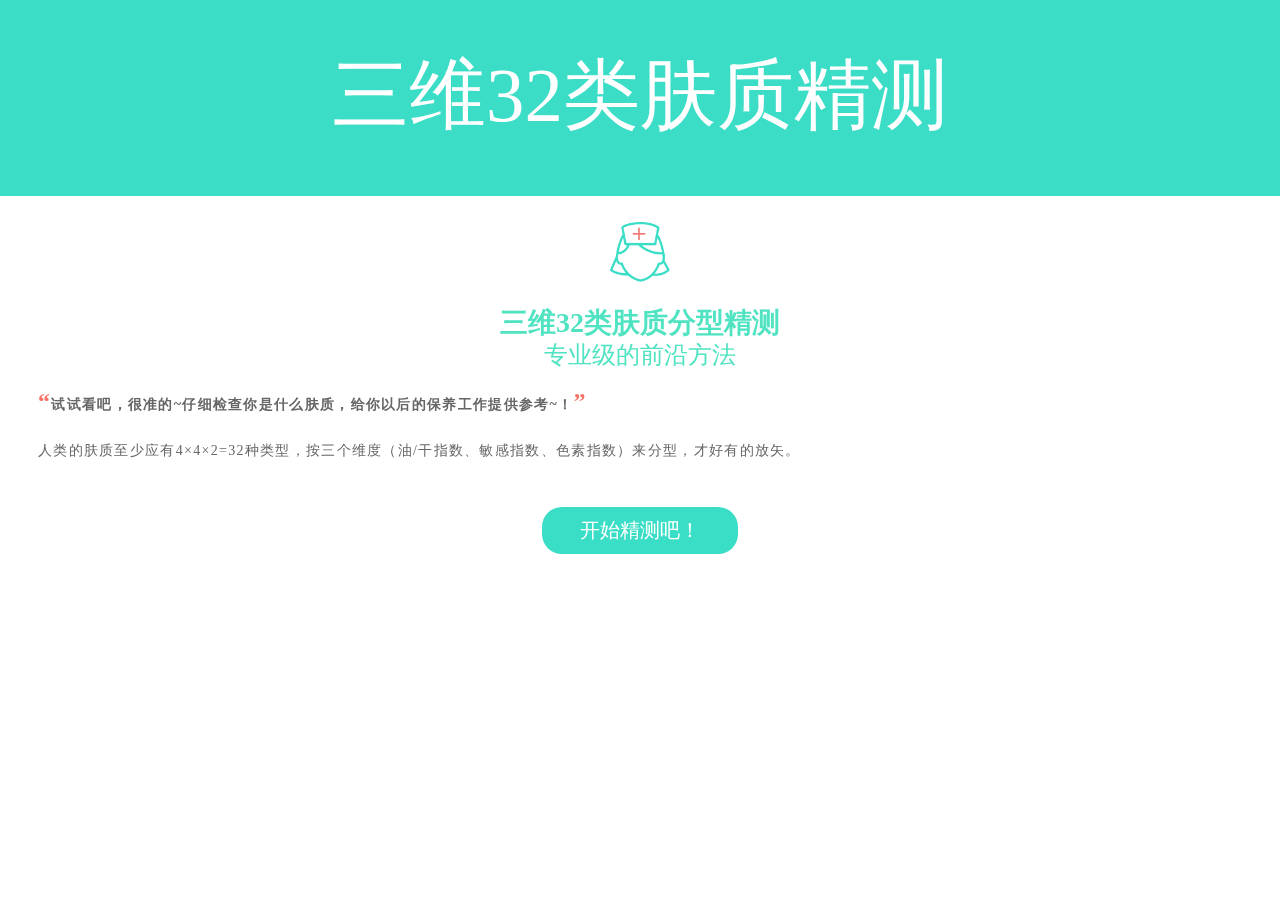
<file: skinTest8_9/index.html>
<!DOCTYPE html>
<html>

	<head>
		<meta charset="utf-8">
		<meta name="viewport" content="width=device-width, initial-scale=1,maximum-scale=1, user-scalable=no">
		<title></title>
		<link rel="stylesheet" type="text/css" href="css/index.css" />
		<script src="lisp/zepto.min.js" type="text/javascript" charset="utf-8"></script>
		<script src="js/iscroll.js" type="text/javascript"></script>
		<script src="js/index.js" type="text/javascript" charset="utf-8"></script>
	</head>

	<body>
		<div class="header">
			<a class="iconfont" href="index.html">&#xe600;</a>
			<span class="header_title">
				三维32类肤质精测
			</span>
		</div>

		<div class="content wrapper">
			<div id="scroller">

				<div class="homePage ">
					<div class="top">
						<img src="img/nurse.png" class="content_logo" />
					</div>
					<h3>三维32类肤质分型精测</h3>
					<h4>专业级的前沿方法</h4>
					<div class="textBox">
						<p style="font-weight:bold;">
							<span class="color-light-red">“</span>试试看吧，很准的~仔细检查你是什么肤质，给你以后的保养工作提供参考~！<span class="color-light-red">”</span>
						</p>
						<p>人类的肤质至少应有4×4×2=32种类型，按三个维度（油/干指数、敏感指数、色素指数）来分型，才好有的放矢。</p>
					</div>
					<div class="footer">
						<button type="button" id="bagin">开始精测吧！</button>
					</div>
				</div>

				<div class="testBagin hide">
					<div class="testBox">
						<!--油干测试  11题-->
						<div class="t1 ti ">
							<div class="ti_title">
								Q1.1 洗完脸后的2-3小时，不在脸上涂任何保湿/防晒产品、化妆水、粉底或任何产品，这时如果在明亮的光线下照镜子，你的前额和脸颊部位：
							</div>
							<dl>
								<dt class="iconfont">&#xe605;</dt>
								<dd>
									<span>非常粗糙、出现皮屑，或者如布满灰尘般的晦暗</span>
								</dd>
							</dl>
							<dl>
								<dt class="iconfont">&#xe605;</dt>
								<dd>
									<span>
									仍有紧绷感 
								</span>
								</dd>
							</dl>
							<dl>
								<dt class="iconfont">&#xe605;</dt>
								<dd>
									<span>
									能够回复正常的润泽感而且在镜中看不到反光
								</span>
								</dd>
							</dl>
							<dl>
								<dt class="iconfont">&#xe605;</dt>
								<dd>
									<span>
									能看到反光
								</span>
								</dd>
							</dl>
						</div>
						<div class="t2 hide ti">
							<div class="ti_title">
								Q1.2 在自己以往的照片中，你的脸是否显得光亮：
							</div>
							<dl>
								<dt class="iconfont">&#xe605;</dt>
								<dd>
									<span>从不，或你从未意识到有这种情况 </span>
								</dd>
							</dl>
							<dl>
								<dt class="iconfont">&#xe605;</dt>
								<dd>
									<span>
									有时会
								</span>
								</dd>
							</dl>
							<dl>
								<dt class="iconfont">&#xe605;</dt>
								<dd>
									<span>
									经常会
								</span>
								</dd>
							</dl>
							<dl>
								<dt class="iconfont">&#xe605;</dt>
								<dd>
									<span>
									历来如此
								</span>
								</dd>
							</dl>
						</div>
						<div class="t3 hide ti">
							<div class="ti_title">
								Q1.3　上妆或使用粉底，但是不涂干的粉（如质地干燥的粉饼或散粉），2-3小时后，你的妆容看起来：
							</div>
							<dl>
								<dt class="iconfont">&#xe605;</dt>
								<dd>
									<span>出现皮屑，有的粉底在皱纹里结成小块</span>
								</dd>
							</dl>
							<dl>
								<dt class="iconfont">&#xe605;</dt>
								<dd>
									<span>
									光滑 
								</span>
								</dd>
							</dl>
							<dl>
								<dt class="iconfont">&#xe605;</dt>
								<dd>
									<span>
									出现闪亮
								</span>
								</dd>
							</dl>
							<dl>
								<dt class="iconfont">&#xe605;</dt>
								<dd>
									<span>
									出现条纹并且闪亮
								</span>
								</dd>
							</dl>
							<dl>
								<dt class="iconfont">&#xe605;</dt>
								<dd>
									<span>
									我从不用粉底
								</span>
								</dd>
							</dl>
						</div>
						<div class="t4 hide ti">
							<div class="ti_title">
								Q1.4 身处干燥的环境中，如果不用保湿产品或防晒产品，你的面部皮肤：
							</div>
							<dl>
								<dt class="iconfont">&#xe605;</dt>
								<dd>
									<span>感觉很干或锐痛 </span>
								</dd>
							</dl>
							<dl>
								<dt class="iconfont">&#xe605;</dt>
								<dd>
									<span>
									感觉紧绷 
								</span>
								</dd>
							</dl>
							<dl>
								<dt class="iconfont">&#xe605;</dt>
								<dd>
									<span>
									感觉正常
								</span>
								</dd>
							</dl>
							<dl>
								<dt class="iconfont">&#xe605;</dt>
								<dd>
									<span>
									看起来有光亮，或从不觉得此时需要用保湿产品
								</span>
								</dd>
							</dl>
							<dl>
								<dt class="iconfont">&#xe605;</dt>
								<dd>
									<span>
									不知道
								</span>
								</dd>
							</dl>
						</div>
						<div class="t5 hide ti">
							<div class="ti_title">
								Q1.5 照一照有放大功能的化妆镜，从你的脸上能看到多少大头针尖大小的毛孔：
							</div>
							<dl>
								<dt class="iconfont">&#xe605;</dt>
								<dd>
									<span>一个都没有 </span>
								</dd>
							</dl>
							<dl>
								<dt class="iconfont">&#xe605;</dt>
								<dd>
									<span>
									 T区（前额和鼻子）有一些 
								</span>
								</dd>
							</dl>
							<dl>
								<dt class="iconfont">&#xe605;</dt>
								<dd>
									<span>
									很多
								</span>
								</dd>
							</dl>
							<dl>
								<dt class="iconfont">&#xe605;</dt>
								<dd>
									<span>
									非常多
								</span>
								</dd>
							</dl>
							<dl>
								<dt class="iconfont">&#xe605;</dt>
								<dd>
									<span>
									不知道（<b>注意：反复检查后仍不能判断状况时才选此项</b>）
								</span>
								</dd>
							</dl>
						</div>
						<div class="t6 hide ti">
							<div class="ti_title">
								Q1.6 如果让你描述自己的面部皮肤特征，你会选择：
							</div>
							<dl>
								<dt class="iconfont">&#xe605;</dt>
								<dd>
									<span>干性 </span>
								</dd>
							</dl>
							<dl>
								<dt class="iconfont">&#xe605;</dt>
								<dd>
									<span>
									 中性（正常）
								</span>
								</dd>
							</dl>
							<dl>
								<dt class="iconfont">&#xe605;</dt>
								<dd>
									<span>
									混合性
								</span>
								</dd>
							</dl>
							<dl>
								<dt class="iconfont">&#xe605;</dt>
								<dd>
									<span>
									油性
								</span>
								</dd>
							</dl>
						</div>
						<div class="t7 hide ti">
							<div class="ti_title">
								Q1.7 当你使用泡沫丰富的皂类洁面产品洗脸后，你感觉：
							</div>
							<dl>
								<dt class="iconfont">&#xe605;</dt>
								<dd>
									<span>感觉干燥、或有刺痛的感觉</span>
								</dd>
							</dl>
							<dl>
								<dt class="iconfont">&#xe605;</dt>
								<dd>
									<span>
									 感觉有些干燥但是没有刺痛感
								</span>
								</dd>
							</dl>
							<dl>
								<dt class="iconfont">&#xe605;</dt>
								<dd>
									<span>
									感觉没有异常
								</span>
								</dd>
							</dl>
							<dl>
								<dt class="iconfont">&#xe605;</dt>
								<dd>
									<span>
									感到皮肤出油 
								</span>
								</dd>
							</dl>
							<dl>
								<dt class="iconfont">&#xe605;</dt>
								<dd>
									<span>
									我从不使用皂类或其他泡泡类的洁面产品（<b>如果这是因为它们会使你的皮肤感觉干和不舒服，请选第一项</b>）
								</span>
								</dd>
							</dl>
						</div>
						<div class="t8 hide ti">
							<div class="ti_title">
								Q1.8　如果不使用保湿产品，你的脸部觉得干吗：
							</div>
							<dl>
								<dt class="iconfont">&#xe605;</dt>
								<dd>
									<span>总是如此 </span>
								</dd>
							</dl>
							<dl>
								<dt class="iconfont">&#xe605;</dt>
								<dd>
									<span>
									 有时
								</span>
								</dd>
							</dl>
							<dl>
								<dt class="iconfont">&#xe605;</dt>
								<dd>
									<span>
									很少
								</span>
								</dd>
							</dl>
							<dl>
								<dt class="iconfont">&#xe605;</dt>
								<dd>
									<span>
									从不 
								</span>
								</dd>
							</dl>
						</div>
						<div class="t9 hide ti">
							<div class="ti_title">
								Q1.9　你脸上有阻塞的毛孔吗（包括"黑头"和"白头"）：
							</div>
							<dl>
								<dt class="iconfont">&#xe605;</dt>
								<dd>
									<span>从来没有 </span>
								</dd>
							</dl>
							<dl>
								<dt class="iconfont">&#xe605;</dt>
								<dd>
									<span>
									 很少有
								</span>
								</dd>
							</dl>
							<dl>
								<dt class="iconfont">&#xe605;</dt>
								<dd>
									<span>
									有时有
								</span>
								</dd>
							</dl>
							<dl>
								<dt class="iconfont">&#xe605;</dt>
								<dd>
									<span>
									总是出现
								</span>
								</dd>
							</dl>
						</div>
						<div class="t10 hide ti">
							<div class="ti_title">
								Q1.10　T区（前额和鼻子一带）出油吗：
							</div>
							<dl>
								<dt class="iconfont">&#xe605;</dt>
								<dd>
									<span>从没有油光 </span>
								</dd>
							</dl>
							<dl>
								<dt class="iconfont">&#xe605;</dt>
								<dd>
									<span>
									 有时会有出油现象
								</span>
								</dd>
							</dl>
							<dl>
								<dt class="iconfont">&#xe605;</dt>
								<dd>
									<span>
									经常有出油现象
								</span>
								</dd>
							</dl>
							<dl>
								<dt class="iconfont">&#xe605;</dt>
								<dd>
									<span>
									总是油油的
								</span>
								</dd>
							</dl>
						</div>
						<div class="t11 hide ti">
							<div class="ti_title">
								Q1.11　脸上涂过保湿产品后2-3小时，你的两颊部位：
							</div>
							<dl>
								<dt class="iconfont">&#xe605;</dt>
								<dd>
									<span>非常粗糙、脱皮或者如布满灰尘般的晦暗 </span>
								</dd>
							</dl>
							<dl>
								<dt class="iconfont">&#xe605;</dt>
								<dd>
									<span>
									 干燥光滑
								</span>
								</dd>
							</dl>
							<dl>
								<dt class="iconfont">&#xe605;</dt>
								<dd>
									<span>
									有轻微的油光
								</span>
								</dd>
							</dl>
							<dl>
								<dt class="iconfont">&#xe605;</dt>
								<dd>
									<span>
									有油光、滑腻、或者你从不觉得有必要、事实上也不怎么使用保湿产品
								</span>
								</dd>
							</dl>
						</div>
						<!--敏/耐（S/R）测试 18题-->
						<div class="1t1 hide ti">
							<div class="ti_title">
								Q2.1　脸上会出现红色突起：
							</div>
							<dl>
								<dt class="iconfont">&#xe605;</dt>
								<dd>
									<span>从不 </span>
								</dd>
							</dl>
							<dl>
								<dt class="iconfont">&#xe605;</dt>
								<dd>
									<span>
									 很少
								</span>
								</dd>
							</dl>
							<dl>
								<dt class="iconfont">&#xe605;</dt>
								<dd>
									<span>
									至少一个月出现一次
								</span>
								</dd>
							</dl>
							<dl>
								<dt class="iconfont">&#xe605;</dt>
								<dd>
									<span>
									至少每周出现一次
								</span>
								</dd>
							</dl>
						</div>
						<div class="1t2 hide ti">
							<div class="ti_title">
								Q2.2　护肤产品（包括洁面、保湿、化妆水、彩妆等）会引发潮红、痒或是刺痛吗：
							</div>
							<dl>
								<dt class="iconfont">&#xe605;</dt>
								<dd>
									<span>从不 </span>
								</dd>
							</dl>
							<dl>
								<dt class="iconfont">&#xe605;</dt>
								<dd>
									<span>
									 很少
								</span>
								</dd>
							</dl>
							<dl>
								<dt class="iconfont">&#xe605;</dt>
								<dd>
									<span>
									经常
								</span>
								</dd>
							</dl>
							<dl>
								<dt class="iconfont">&#xe605;</dt>
								<dd>
									<span>
									总是如此
								</span>
								</dd>
							</dl>
							<dl>
								<dt class="iconfont">&#xe605;</dt>
								<dd>
									<span>
									我从不使用以上产品
								</span>
								</dd>
							</dl>
						</div>
						<div class="1t3 hide ti">
							<div class="ti_title">
								Q2.3　曾被诊断为痤疮或红斑痤疮（也称酒渣鼻：皮肤的慢性充血性疾病，通常累及面部的中1／3，特点为患部持续性红斑，常伴毛细血管扩张以及水肿、丘疹和脓疱的急性发作。）
							</div>
							<dl>
								<dt class="iconfont">&#xe605;</dt>
								<dd>
									<span>没有 </span>
								</dd>
							</dl>
							<dl>
								<dt class="iconfont">&#xe605;</dt>
								<dd>
									<span>
									 没去看过，但朋友或熟人说我有
								</span>
								</dd>
							</dl>
							<dl>
								<dt class="iconfont">&#xe605;</dt>
								<dd>
									<span>
									是的
								</span>
								</dd>
							</dl>
							<dl>
								<dt class="iconfont">&#xe605;</dt>
								<dd>
									<span>
									是的，而且症状严重
								</span>
								</dd>
							</dl>
							<dl>
								<dt class="iconfont">&#xe605;</dt>
								<dd>
									<span>
									不确定
								</span>
								</dd>
							</dl>
						</div>
						<div class="1t4 hide ti">
							<div class="ti_title">
								Q2.4 　如果你佩带的首饰不是14k金以上的，皮肤发红的几率：
							</div>
							<dl>
								<dt class="iconfont">&#xe605;</dt>
								<dd>
									<span>从不 </span>
								</dd>
							</dl>
							<dl>
								<dt class="iconfont">&#xe605;</dt>
								<dd>
									<span>
									 很少
								</span>
								</dd>
							</dl>
							<dl>
								<dt class="iconfont">&#xe605;</dt>
								<dd>
									<span>
									经常
								</span>
								</dd>
							</dl>
							<dl>
								<dt class="iconfont">&#xe605;</dt>
								<dd>
									<span>
									总是如此
								</span>
								</dd>
							</dl>
							<dl>
								<dt class="iconfont">&#xe605;</dt>
								<dd>
									<span>
									不确定
								</span>
								</dd>
							</dl>
						</div>
						<div class="1t5 hide ti">
							<div class="ti_title">
								Q2.5　防晒产品令你的皮肤发痒、灼烧、发痘或发红：
							</div>
							<dl>
								<dt class="iconfont">&#xe605;</dt>
								<dd>
									<span>从不 </span>
								</dd>
							</dl>
							<dl>
								<dt class="iconfont">&#xe605;</dt>
								<dd>
									<span>
									 很少
								</span>
								</dd>
							</dl>
							<dl>
								<dt class="iconfont">&#xe605;</dt>
								<dd>
									<span>
									经常
								</span>
								</dd>
							</dl>
							<dl>
								<dt class="iconfont">&#xe605;</dt>
								<dd>
									<span>
									总是如此
								</span>
								</dd>
							</dl>
							<dl>
								<dt class="iconfont">&#xe605;</dt>
								<dd>
									<span>
									我从不使用防晒剂
								</span>
								</dd>
							</dl>
						</div>
						<div class="1t6 hide ti">
							<div class="ti_title">
								Q2.6　曾被诊断为局部性皮炎、湿疹、或接触性皮炎（一种过敏性的皮肤发红）:
							</div>
							<dl>
								<dt class="iconfont">&#xe605;</dt>
								<dd>
									<span>没有 </span>
								</dd>
							</dl>
							<dl>
								<dt class="iconfont">&#xe605;</dt>
								<dd>
									<span>
									 朋友或熟人说我有
								</span>
								</dd>
							</dl>
							<dl>
								<dt class="iconfont">&#xe605;</dt>
								<dd>
									<span>
									是的
								</span>
								</dd>
							</dl>
							<dl>
								<dt class="iconfont">&#xe605;</dt>
								<dd>
									<span>
									是的，而且症状严重 
								</span>
								</dd>
							</dl>
							<dl>
								<dt class="iconfont">&#xe605;</dt>
								<dd>
									<span>
									不确定
								</span>
								</dd>
							</dl>
						</div>
						<div class="1t7 hide ti">
							<div class="ti_title">
								Q2.7　你佩带戒指的皮肤部位发红的几率：
							</div>
							<dl>
								<dt class="iconfont">&#xe605;</dt>
								<dd>
									<span>从不 </span>
								</dd>
							</dl>
							<dl>
								<dt class="iconfont">&#xe605;</dt>
								<dd>
									<span>
									 很少
								</span>
								</dd>
							</dl>
							<dl>
								<dt class="iconfont">&#xe605;</dt>
								<dd>
									<span>
									经常
								</span>
								</dd>
							</dl>
							<dl>
								<dt class="iconfont">&#xe605;</dt>
								<dd>
									<span>
									总是发红 
								</span>
								</dd>
							</dl>
							<dl>
								<dt class="iconfont">&#xe605;</dt>
								<dd>
									<span>
									我不戴戒指 
								</span>
								</dd>
							</dl>
						</div>
						<div class="1t8 hide ti">
							<div class="ti_title">
								Q2.8　芳香泡泡浴、按摩油或是身体润肤霜会令你的皮肤发痘、发痒、或感觉干燥:
							</div>
							<dl>
								<dt class="iconfont">&#xe605;</dt>
								<dd>
									<span>从不 </span>
								</dd>
							</dl>
							<dl>
								<dt class="iconfont">&#xe605;</dt>
								<dd>
									<span>
									 很少
								</span>
								</dd>
							</dl>
							<dl>
								<dt class="iconfont">&#xe605;</dt>
								<dd>
									<span>
									经常
								</span>
								</dd>
							</dl>
							<dl>
								<dt class="iconfont">&#xe605;</dt>
								<dd>
									<span>
									总是
								</span>
								</dd>
							</dl>
							<dl>
								<dt class="iconfont">&#xe605;</dt>
								<dd>
									<span>
									我从不使用这类产品（<b>如果你不使用的原因是因为会引起以上的症状，请选第四项</b>）
								</span>
								</dd>
							</dl>
						</div>
						<div class="1t9 hide ti">
							<div class="ti_title">
								Q2.9　有使用酒店里提供的香皂洗脸或洗澡的经历，却没什么问题：
							</div>
							<dl>
								<dt class="iconfont">&#xe605;</dt>
								<dd>
									<span>是的 </span>
								</dd>
							</dl>
							<dl>
								<dt class="iconfont">&#xe605;</dt>
								<dd>
									<span>
									 大部分时候没什么
								</span>
								</dd>
							</dl>
							<dl>
								<dt class="iconfont">&#xe605;</dt>
								<dd>
									<span>
									不行，我会发痘或发红发痒
								</span>
								</dd>
							</dl>
							<dl>
								<dt class="iconfont">&#xe605;</dt>
								<dd>
									<span>
									我可不敢用，以前用过，总是不舒服
								</span>
								</dd>
							</dl>
							<dl>
								<dt class="iconfont">&#xe605;</dt>
								<dd>
									<span>
									我总是用自己带的这些东西，所以不确定
								</span>
								</dd>
							</dl>
						</div>
						<div class="1t10 hide ti">
							<div class="ti_title">
								Q2.10　你的直系亲属中有人被诊断为局部性皮炎、湿疹、气喘和/或过敏吗：
							</div>
							<dl>
								<dt class="iconfont">&#xe605;</dt>
								<dd>
									<span>没有 </span>
								</dd>
							</dl>
							<dl>
								<dt class="iconfont">&#xe605;</dt>
								<dd>
									<span>
									 据我所知有一个
								</span>
								</dd>
							</dl>
							<dl>
								<dt class="iconfont">&#xe605;</dt>
								<dd>
									<span>
									好几个
								</span>
								</dd>
							</dl>
							<dl>
								<dt class="iconfont">&#xe605;</dt>
								<dd>
									<span>
									数位家庭成员有局部性皮炎、湿疹、气喘和/或过敏
								</span>
								</dd>
							</dl>
							<dl>
								<dt class="iconfont">&#xe605;</dt>
								<dd>
									<span>
									不确定
								</span>
								</dd>
							</dl>
						</div>
						<div class="1t11 hide ti">
							<div class="ti_title">
								Q2.11　使用含香料的洗涤剂清洗，以及经过防静电处理和烘干的床单时：
							</div>
							<dl>
								<dt class="iconfont">&#xe605;</dt>
								<dd>
									<span>皮肤反应良好  </span>
								</dd>
							</dl>
							<dl>
								<dt class="iconfont">&#xe605;</dt>
								<dd>
									<span>
									 感觉有点干
								</span>
								</dd>
							</dl>
							<dl>
								<dt class="iconfont">&#xe605;</dt>
								<dd>
									<span>
									发痒
								</span>
								</dd>
							</dl>
							<dl>
								<dt class="iconfont">&#xe605;</dt>
								<dd>
									<span>
									发痒发红
								</span>
								</dd>
							</dl>
							<dl>
								<dt class="iconfont">&#xe605;</dt>
								<dd>
									<span>
									不确定，因为我从不用这些东西 
								</span>
								</dd>
							</dl>
						</div>
						<div class="1t12 hide ti">
							<div class="ti_title">
								Q2.12　中等强度的运动后、感到有压力或出现生气等其他强烈情绪时，面部皮肤发红的几率：
							</div>
							<dl>
								<dt class="iconfont">&#xe605;</dt>
								<dd>
									<span>从不 </span>
								</dd>
							</dl>
							<dl>
								<dt class="iconfont">&#xe605;</dt>
								<dd>
									<span>
									 很少
								</span>
								</dd>
							</dl>
							<dl>
								<dt class="iconfont">&#xe605;</dt>
								<dd>
									<span>
									经常
								</span>
								</dd>
							</dl>
							<dl>
								<dt class="iconfont">&#xe605;</dt>
								<dd>
									<span>
									总是如此
								</span>
								</dd>
							</dl>
						</div>
						<div class="1t13 hide ti">
							<div class="ti_title">
								Q2.13　喝过酒精饮料后，脸变红的情况：
							</div>
							<dl>
								<dt class="iconfont">&#xe605;</dt>
								<dd>
									<span>从不 </span>
								</dd>
							</dl>
							<dl>
								<dt class="iconfont">&#xe605;</dt>
								<dd>
									<span>
									 很少
								</span>
								</dd>
							</dl>
							<dl>
								<dt class="iconfont">&#xe605;</dt>
								<dd>
									<span>
									经常
								</span>
								</dd>
							</dl>
							<dl>
								<dt class="iconfont">&#xe605;</dt>
								<dd>
									<span>
									 总是这样，我不喝酒就是因为这个 
								</span>
								</dd>
							</dl>
							<dl>
								<dt class="iconfont">&#xe605;</dt>
								<dd>
									<span>
									我从不饮酒
								</span>
								</dd>
							</dl>
						</div>
						<div class="1t14 hide ti">
							<div class="ti_title">
								Q2.14　吃辣或热的食物/饮料会导致皮肤发红的情况：
							</div>
							<dl>
								<dt class="iconfont">&#xe605;</dt>
								<dd>
									<span>从不 </span>
								</dd>
							</dl>
							<dl>
								<dt class="iconfont">&#xe605;</dt>
								<dd>
									<span>
									 很少
								</span>
								</dd>
							</dl>
							<dl>
								<dt class="iconfont">&#xe605;</dt>
								<dd>
									<span>
									经常
								</span>
								</dd>
							</dl>
							<dl>
								<dt class="iconfont">&#xe605;</dt>
								<dd>
									<span>
									总是这样
								</span>
								</dd>
							</dl>
							<dl>
								<dt class="iconfont">&#xe605;</dt>
								<dd>
									<span>
									我从不吃辣（<b>如果是因为怕皮肤发红请选第四项</b>）
								</span>
								</dd>
							</dl>
						</div>
						<div class="1t15 hide ti">
							<div class="ti_title">
								Q2.15　脸和鼻子的部位有多少能用肉眼看到的皮下破裂毛细血管（呈红色或蓝色），或者你曾经为此做过治疗：
							</div>
							<dl>
								<dt class="iconfont">&#xe605;</dt>
								<dd>
									<span>没有 </span>
								</dd>
							</dl>
							<dl>
								<dt class="iconfont">&#xe605;</dt>
								<dd>
									<span>
									 有少量（全脸，包括鼻子有1-3处）
								</span>
								</dd>
							</dl>
							<dl>
								<dt class="iconfont">&#xe605;</dt>
								<dd>
									<span>
									 有一些（全脸，包括鼻子有4-6处）
								</span>
								</dd>
							</dl>
							<dl>
								<dt class="iconfont">&#xe605;</dt>
								<dd>
									<span>
									很多（全脸，包括鼻子有7处或以上）
								</span>
								</dd>
							</dl>
						</div>
						<div class="1t16 hide ti">
							<div class="ti_title">
								Q2.16 从照片上看，你的脸看上去发红吗：
							</div>
							<dl>
								<dt class="iconfont">&#xe605;</dt>
								<dd>
									<span>从不，或没注意有这样的问题  </span>
								</dd>
							</dl>
							<dl>
								<dt class="iconfont">&#xe605;</dt>
								<dd>
									<span>
									 有时
								</span>
								</dd>
							</dl>
							<dl>
								<dt class="iconfont">&#xe605;</dt>
								<dd>
									<span>
									经常
								</span>
								</dd>
							</dl>
							<dl>
								<dt class="iconfont">&#xe605;</dt>
								<dd>
									<span>
									是这样
								</span>
								</dd>
							</dl>
						</div>
						<div class="1t17 hide ti">
							<div class="ti_title">
								Q2.17　人们会问你是不是被晒伤了之类的话，而其实你并没有：
							</div>
							<dl>
								<dt class="iconfont">&#xe605;</dt>
								<dd>
									<span>从不 </span>
								</dd>
							</dl>
							<dl>
								<dt class="iconfont">&#xe605;</dt>
								<dd>
									<span>
									 有时
								</span>
								</dd>
							</dl>
							<dl>
								<dt class="iconfont">&#xe605;</dt>
								<dd>
									<span>
									总是这样 
								</span>
								</dd>
							</dl>
							<dl>
								<dt class="iconfont">&#xe605;</dt>
								<dd>
									<span>
									我总被晒伤（这可够糟糕的！）
								</span>
								</dd>
							</dl>
						</div>
						<div class="1t18 hide ti">
							<div class="ti_title">
								Q2.18　你因为涂了彩妆、防晒霜或其他护肤品发生发红、发痒或面部肿胀：
							</div>
							<dl>
								<dt class="iconfont">&#xe605;</dt>
								<dd>
									<span>从不 </span>
								</dd>
							</dl>
							<dl>
								<dt class="iconfont">&#xe605;</dt>
								<dd>
									<span>
									 很少
								</span>
								</dd>
							</dl>
							<dl>
								<dt class="iconfont">&#xe605;</dt>
								<dd>
									<span>
									经常
								</span>
								</dd>
							</dl>
							<dl>
								<dt class="iconfont">&#xe605;</dt>
								<dd>
									<span>
									总是这样 
								</span>
								</dd>
							</dl>
							<dl>
								<dt class="iconfont">&#xe605;</dt>
								<dd>
									<span>
									我从不用这些东西(<b>如果不用是因为曾经发生过以上症状，请选第四项</b>)
								</span>
								</dd>
							</dl>
						</div>
						<!--色/非（P/N）测试  13题-->
						<div class="2t1 hide ti">
							<div class="ti_title">
								Q3.1　长过痘痘或毛发倒生后的部位会留下深棕色/黑色的印记：
							</div>
							<dl>
								<dt class="iconfont">&#xe605;</dt>
								<dd>
									<span>从不 </span>
								</dd>
							</dl>
							<dl>
								<dt class="iconfont">&#xe605;</dt>
								<dd>
									<span>
									 有时会 
								</span>
								</dd>
							</dl>
							<dl>
								<dt class="iconfont">&#xe605;</dt>
								<dd>
									<span>
									经常会
								</span>
								</dd>
							</dl>
							<dl>
								<dt class="iconfont">&#xe605;</dt>
								<dd>
									<span>
									 总是这样 
								</span>
								</dd>
							</dl>
							<dl>
								<dt class="iconfont">&#xe605;</dt>
								<dd>
									<span>
									 我从没长过痘痘或倒生的毛发 
								</span>
								</dd>
							</dl>
						</div>
						<div class="2t2 hide ti">
							<div class="ti_title">
								Q3.2　被割伤后，棕色的印记（不是新愈合时粉色的疤）会残留多久：
							</div>
							<dl>
								<dt class="iconfont">&#xe605;</dt>
								<dd>
									<span>我不会留下棕色的疤痕 </span>
								</dd>
							</dl>
							<dl>
								<dt class="iconfont">&#xe605;</dt>
								<dd>
									<span>
									 1周 
								</span>
								</dd>
							</dl>
							<dl>
								<dt class="iconfont">&#xe605;</dt>
								<dd>
									<span>
									几周 
								</span>
								</dd>
							</dl>
							<dl>
								<dt class="iconfont">&#xe605;</dt>
								<dd>
									<span>
									 好几个月 
								</span>
								</dd>
							</dl>
						</div>
						<div class="2t3 hide ti">
							<div class="ti_title">
								Q3.3　当你怀孕、服用口服避孕药丸或其他荷尔蒙替代类药物时，脸上会长出多少深色斑点：
							</div>
							<dl>
								<dt class="iconfont">&#xe605;</dt>
								<dd>
									<span>没有 </span>
								</dd>
							</dl>
							<dl>
								<dt class="iconfont">&#xe605;</dt>
								<dd>
									<span>
									  1个  
								</span>
								</dd>
							</dl>
							<dl>
								<dt class="iconfont">&#xe605;</dt>
								<dd>
									<span>
									少量
								</span>
								</dd>
							</dl>
							<dl>
								<dt class="iconfont">&#xe605;</dt>
								<dd>
									<span>
									很多
								</span>
								</dd>
							</dl>
							<dl>
								<dt class="iconfont">&#xe605;</dt>
								<dd>
									<span>
									这个问题不适用于我（因为我是男性、或者我从未怀孕或服过以上药物、或者我不确认是否有斑点）
								</span>
								</dd>
							</dl>
						</div>
						<div class="2t4 hide ti">
							<div class="ti_title">
								Q3.4　你的上唇或面颊有深色斑点/块吗？或者曾经有，你通过一些方法把它们除去了：
							</div>
							<dl>
								<dt class="iconfont">&#xe605;</dt>
								<dd>
									<span>没有 </span>
								</dd>
							</dl>
							<dl>
								<dt class="iconfont">&#xe605;</dt>
								<dd>
									<span>
									 不确定 
								</span>
								</dd>
							</dl>
							<dl>
								<dt class="iconfont">&#xe605;</dt>
								<dd>
									<span>
									是的，它们现在（曾经）比较明显 
								</span>
								</dd>
							</dl>
							<dl>
								<dt class="iconfont">&#xe605;</dt>
								<dd>
									<span>
									 是的，它们现在（曾经）非常明显
								</span>
								</dd>
							</dl>
						</div>
						<div class="2t5 hide ti">
							<div class="ti_title">
								Q3.5　日晒之后斑点会加深吗：
							</div>
							<dl>
								<dt class="iconfont">&#xe605;</dt>
								<dd>
									<span>我没有深色斑点  </span>
								</dd>
							</dl>
							<dl>
								<dt class="iconfont">&#xe605;</dt>
								<dd>
									<span>
									 无法确定 
								</span>
								</dd>
							</dl>
							<dl>
								<dt class="iconfont">&#xe605;</dt>
								<dd>
									<span>
									有点加深
								</span>
								</dd>
							</dl>
							<dl>
								<dt class="iconfont">&#xe605;</dt>
								<dd>
									<span>
									 变深很多  
								</span>
								</dd>
							</dl>
							<dl>
								<dt class="iconfont">&#xe605;</dt>
								<dd>
									<span>
									我整天都涂防晒霜从不直接接触阳光（<b>如果是因为你特别担心或曾经被晒出斑来才这样做，请选第四项</b>）
								</span>
								</dd>
							</dl>
						</div>
						<div class="2t6 hide ti">
							<div class="ti_title">
								Q3.6　你的面部皮肤曾经被诊断为有色素沉积、或有浅/深棕/灰色斑：
							</div>
							<dl>
								<dt class="iconfont">&#xe605;</dt>
								<dd>
									<span>没有 </span>
								</dd>
							</dl>
							<dl>
								<dt class="iconfont">&#xe605;</dt>
								<dd>
									<span>
									 有一次，但后来消失了 
								</span>
								</dd>
							</dl>
							<dl>
								<dt class="iconfont">&#xe605;</dt>
								<dd>
									<span>
									是的
								</span>
								</dd>
							</dl>
							<dl>
								<dt class="iconfont">&#xe605;</dt>
								<dd>
									<span>
									是的，而且状况严重  
								</span>
								</dd>
							</dl>
							<dl>
								<dt class="iconfont">&#xe605;</dt>
								<dd>
									<span>
									无法确认
								</span>
								</dd>
							</dl>
						</div>
						<div class="2t7 hide ti">
							<div class="ti_title">
								Q3.7　脸部、前胸、后背或手臂是否有或者曾经有小的棕色斑点（雀斑或晒斑）：
							</div>
							<dl>
								<dt class="iconfont">&#xe605;</dt>
								<dd>
									<span>没有 </span>
								</dd>
							</dl>
							<dl>
								<dt class="iconfont">&#xe605;</dt>
								<dd>
									<span>
									 有一些（1-5个）
								</span>
								</dd>
							</dl>
							<dl>
								<dt class="iconfont">&#xe605;</dt>
								<dd>
									<span>
									有很多（6-15个）
								</span>
								</dd>
							</dl>
							<dl>
								<dt class="iconfont">&#xe605;</dt>
								<dd>
									<span>
									 非常多（16个以上） 
								</span>
								</dd>
							</dl>
						</div>
						<div class="2t8 hide ti">
							<div class="ti_title">
								Q3.8　几个月来第一次晒太阳（例如刚入春或入夏），皮肤感觉：
							</div>
							<dl>
								<dt class="iconfont">&#xe605;</dt>
								<dd>
									<span>灼热 </span>
								</dd>
							</dl>
							<dl>
								<dt class="iconfont">&#xe605;</dt>
								<dd>
									<span>
									 灼热然后变黑  
								</span>
								</dd>
							</dl>
							<dl>
								<dt class="iconfont">&#xe605;</dt>
								<dd>
									<span>
									直接变黑 
								</span>
								</dd>
							</dl>
							<dl>
								<dt class="iconfont">&#xe605;</dt>
								<dd>
									<span>
									 我的肤色已经很深了，我也分不清这样是否会变得更深
								</span>
								</dd>
							</dl>
						</div>
						<div class="2t9 hide ti">
							<div class="ti_title">
								Q3.9　连续数天暴露于阳光下：
							</div>
							<dl>
								<dt class="iconfont">&#xe605;</dt>
								<dd>
									<span>灼热甚至起泡，但我的肤色没有什么变化 </span>
								</dd>
							</dl>
							<dl>
								<dt class="iconfont">&#xe605;</dt>
								<dd>
									<span>
									 肤色变深了一点 
								</span>
								</dd>
							</dl>
							<dl>
								<dt class="iconfont">&#xe605;</dt>
								<dd>
									<span>
									 肤色变深了很多
								</span>
								</dd>
							</dl>
							<dl>
								<dt class="iconfont">&#xe605;</dt>
								<dd>
									<span>
									 我的肤色已经很深了，我也分不清这样是否会变得更深 
								</span>
								</dd>
							</dl>
							<dl>
								<dt class="iconfont">&#xe605;</dt>
								<dd>
									<span>
									 不确定（如果近期没有，可以回忆一下小时候的经历）
								</span>
								</dd>
							</dl>
						</div>
						<div class="2t10 hide ti">
							<div class="ti_title">
								Q3.10　日晒有没有引起雀斑（一种直径1-2mm，大头针的针尖大小的平滑的棕色斑点）
							</div>
							<dl>
								<dt class="iconfont">&#xe605;</dt>
								<dd>
									<span>不，我从没长过雀斑  </span>
								</dd>
							</dl>
							<dl>
								<dt class="iconfont">&#xe605;</dt>
								<dd>
									<span>
									 每年长出一些新的
								</span>
								</dd>
							</dl>
							<dl>
								<dt class="iconfont">&#xe605;</dt>
								<dd>
									<span>
									经常长出新的 
								</span>
								</dd>
							</dl>
							<dl>
								<dt class="iconfont">&#xe605;</dt>
								<dd>
									<span>
									 我的肤色已经很深了，看不出是否新长了雀斑 
								</span>
								</dd>
							</dl>
							<dl>
								<dt class="iconfont">&#xe605;</dt>
								<dd>
									<span>
									 从不晒太阳 
								</span>
								</dd>
							</dl>
						</div>
						<div class="2t11 hide ti">
							<div class="ti_title">
								Q3.11　你的父母中有人长雀斑吗？如果有，请描述程度。如果仅有一方有，请按其程度选择。如果两方都有，请根据雀斑更多的那一方的情况选择：
							</div>
							<dl>
								<dt class="iconfont">&#xe605;</dt>
								<dd>
									<span>没有 </span>
								</dd>
							</dl>
							<dl>
								<dt class="iconfont">&#xe605;</dt>
								<dd>
									<span>
									 有一些 
								</span>
								</dd>
							</dl>
							<dl>
								<dt class="iconfont">&#xe605;</dt>
								<dd>
									<span>
									脸上有很多 
								</span>
								</dd>
							</dl>
							<dl>
								<dt class="iconfont">&#xe605;</dt>
								<dd>
									<span>
									 脸上、前胸、后背、颈脖肩膀都有很多 
								</span>
								</dd>
							</dl>
							<dl>
								<dt class="iconfont">&#xe605;</dt>
								<dd>
									<span>
									不确定
								</span>
								</dd>
							</dl>
						</div>
						<div class="2t12 hide ti">
							<div class="ti_title">
								Q3.12　你的天然发色是：
							</div>
							<dl>
								<dt class="iconfont">&#xe605;</dt>
								<dd>
									<span>金发 </span>
								</dd>
							</dl>
							<dl>
								<dt class="iconfont">&#xe605;</dt>
								<dd>
									<span>
									 棕色 
								</span>
								</dd>
							</dl>
							<dl>
								<dt class="iconfont">&#xe605;</dt>
								<dd>
									<span>
									黑色
								</span>
								</dd>
							</dl>
							<dl>
								<dt class="iconfont">&#xe605;</dt>
								<dd>
									<span>
									 红色 
								</span>
								</dd>
							</dl>
						</div>
						<div class="2t13 hide ti">
							<div class="ti_title">
								Q3.13　家庭的直系亲属中是否有黑素瘤病史：
							</div>
							<dl>
								<dt class="iconfont">&#xe605;</dt>
								<dd>
									<span>没有 </span>
								</dd>
							</dl>
							<dl>
								<dt class="iconfont">&#xe605;</dt>
								<dd>
									<span>
									 有一个人  
								</span>
								</dd>
							</dl>
							<dl>
								<dt class="iconfont">&#xe605;</dt>
								<dd>
									<span>
									 一人以上
								</span>
								</dd>
							</dl>
							<dl>
								<dt class="iconfont">&#xe605;</dt>
								<dd>
									<span>
									 我自己有黑素瘤病史  
								</span>
								</dd>
							</dl>
							<dl>
								<dt class="iconfont">&#xe605;</dt>
								<dd>
									<span>
									 不确定
								</span>
								</dd>
							</dl>
						</div>

						<!--皱/紧（W/T）测试   20题  未加入  -->
					</div>
					<div class="bottonBox">
						<button type="button" class="leftB disabled" disabled="disabled">上一题</button>
						<button type="button" class="seeRes hide" style="font-size: 12px;border-width: 1px;">确认提交</button>
						<button type="button" class="rightB disabled" disabled="disabled">下一题</button>

					</div>
					<div class="testOver hide">
						<!--恭喜-->
						<div class="congratulation">
							<p>恭喜您已完成本次肤质精测！</p>
							<button type="button" class="congratulationButton">查看结果</button><button type="button" class="conResTestButton">再看看题</button>
						</div>
						<div class="allHui"></div>
					</div>
				</div>

				<div class="testResult hide">
					<div class="resHeader">
						<span>按照您的诚实作答，经过专业的运算评估后，判别您的肌肤类型为：</span>
						<div class="allRes">
							<h3>
							<span class="t1res">待测</span>
							<span class="t2res"></span>
							<span class="t3res"></span>
							<span class="t4res"></span>
						</h3>
						</div>
					</div>
					<div class="resContent">
						<div class="resConContent">
							<ul>
								<!--大li为一行  小li为一列-->
								<!--第一类商品-->
								<li class="ouside ouside1">
									<div class="resConTitle">
										您的油/干（O/D）测试得分为<span class="oilGrade"></span>分, 属于<span class="oilType1"></span>型或<span class="oilType2"></span>Type.
									</div>
									<ul class="row">
										<li class="col">
											<div class="qujian">
												11－16
											</div>
											<div class="zhi zhi1">
												非常干
											</div>
										</li>
										<li class="col">
											<div class="qujian">
												17－26
											</div>
											<div class="zhi zhi2">
												轻微干性
											</div>
										</li>
										<li class="col">
											<div class="qujian">
												27－33
											</div>
											<div class="zhi zhi3">
												轻微油性
											</div>
										</li>
										<li class="col">
											<div class="qujian">
												34－44
											</div>
											<div class="zhi zhi4">
												非常油
											</div>
										</li>
									</ul>
								</li>
								<!--第二类商品-->
								<li class="ouside ouside2">
									<div class="resConTitle">
										您的敏/耐（S/R）测试得分为<span class="oilGrade"></span>分, 属于<span class="oilType1"></span>型或<span class="oilType2"></span>Type.
									</div>
									<ul class="row">
										<li class="col">
											<div class="qujian">
												17－24
											</div>
											<div class="zhi zhi1">
												耐受性强
											</div>
										</li>
										<li class="col">
											<div class="qujian">
												25－29
											</div>
											<div class="zhi zhi2">
												耐受性弱
											</div>
										</li>
										<li class="col">
											<div class="qujian">
												30－33
											</div>
											<div class="zhi zhi3">
												略为敏感
											</div>
										</li>
										<li class="col">
											<div class="qujian">
												34－72
											</div>
											<div class="zhi zhi4">
												非常敏感
											</div>
										</li>
									</ul>
								</li>
								<!--第三类商品-->
								<li class="ouside ouside3">
									<div class="resConTitle">
										您的色/非（P/N）测试得分为<span class="oilGrade"></span>分, 属于<span class="oilType1"></span>型或<span class="oilType2"></span>Type.
									</div>
									<ul class="row">
										<li class="col">
											<div class="qujian">
												13－28
											</div>
											<div class="zhi zhi1">
												非色素沉着性
											</div>
										</li>
										<li class="col">
											<div class="qujian">
												29－52
											</div>
											<div class="zhi zhi2">
												色素沉着性
											</div>
										</li>
									</ul>
								</li>

								<!--第四类判断未加入-->
								<!--<li class="ouside ouside4">
								<div class="resConTitle">
									您的皱/紧（W/T）测试得分为<span class="oilGrade"></span>分, 属于<span class="oilType1"></span>型或<span class="oilType2"></span>Type
								<ul class="row">
									<li class="col">
										<div class="qujian">
											20－40
										</div>
										<div class="zhi zhi1">
											紧致性皮肤
										</div>
									</li>
									<li class="col">
										<div class="qujian">
											41－85
										</div>
										<div class="zhi zhi2">
											皱纹性皮肤
										</div>
									</li>
								</ul>
							</li>-->

							</ul>
						</div>
					</div>
					<div class="resPhone checkedBox">
						<div class="resPhoneTop">
							<div class="Uncommit">
								<p>请在下方输入您的手机号码后点击提交按钮，便于客服人员为您解决以上皮肤问题！</p>
								<div class="TJphonenum">
									<input type="number" name="用户手机号" class="prosonPhoneNumber" placeholder="请在此处输入您的手机号码" />
									<!--<span class="reminder">请在右侧输入您的手机号码</span>
									<span class="Warning hide">请输入正确的手机号码</span>-->
									<span class="Warning hide">&#xe606;</span>
									<span class="Correct hide">&#xe604;</span>
								</div>
								<input type="button" class="postPhoneNumber disabled" value="提交" disabled="disabled" />
							</div>
							<div class="Commit hide">
								<p>感谢您的支持，稍后客服人员会联系您，为您做出最全面的解答！</p>
							</div>

							<br />
							<!--<a href="index.html" class="doAgain">重新做三维32类肤质精测</a>-->
						</div>
					</div>

				</div>
			</div>
		</div>
	</body>

</html>
</file>
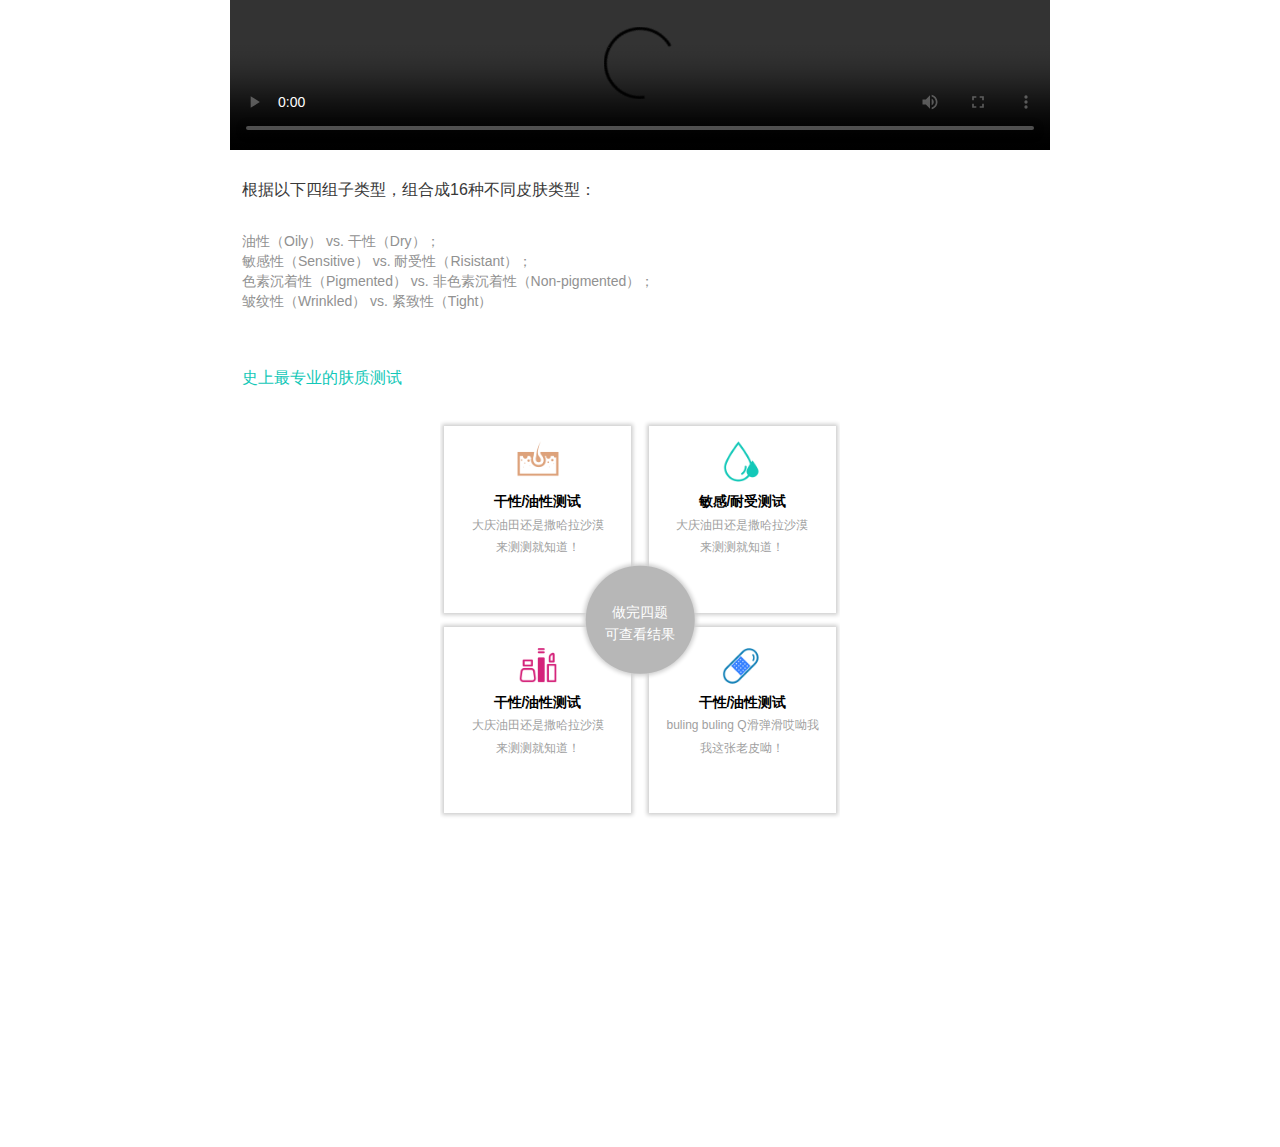
<file: skinTest_20170703/html/depth.html>
<!DOCTYPE html>
<html>
	<head>
		<meta charset="UTF-8">
		<meta name="viewport" content="width=device-width,initial-scale=1,minimum-scale=1,maximum-scale=1,user-scalable=no" />
		<meta http-equiv="Cache-Control" content="no-cache, no-store, must-revalidate" />
		<meta http-equiv="Pragma" content="no-cache" />
		<meta http-equiv="Expires" content="0" />
		<meta name="apple-mobile-web-app-capable" content="yes">
		<meta name="apple-mobile-web-app-status-bar-style" content="black">
		<meta name="format-detection" content="telephone=no">
		<meta name="format-detection" content="email=no">
		<meta name="applicable-device" content="mobile">
		<meta name="author" content="JSL" />
		<title>美妆测评-深度</title>
		<link rel="stylesheet" type="text/css" href="../css/common.min.css" />
		<link rel="stylesheet" type="text/css" href="../css/topicDetails.css" />
	</head>

	<body>
		<div class="hui"></div>
		<!--选择题对应弹框-->
		<div class="quizChose">
			<div class="quizChoseTop">
				进入测试<span>（推荐）</span>
			</div>
			<div class="quizChoseTopic">
				如果非常确定自己肤质类型可跳过测试，直接选择肤质类型
			</div>
			<div class="depthTest-body">
				<div class="depthTestC">
					<div class="depthTestC-body" grade="15">
						重度干性皮肤
					</div>
					<div class="depthTestC-body" grade="18">
						轻度干性皮肤
					</div>
					<div class="depthTestC-body" grade="28">
						轻度油性皮肤
					</div>
					<div class="depthTestC-body" grade="36">
						重度油性皮肤
					</div>
				</div>
				<div class="depthTestC">
					<div class="depthTestC-body" grade="18">
						重度耐受性皮肤
					</div>
					<div class="depthTestC-body" grade="26">
						轻度耐受性皮肤
					</div>
					<div class="depthTestC-body" grade="32">
						轻度敏感性皮肤
					</div>
					<div class="depthTestC-body" grade="36">
						重度敏感性皮肤
					</div>
				</div>
				<div class="depthTestC">
					<div class="depthTestC-body" grade="18">
						非色素沉着性皮肤
					</div>
					<div class="depthTestC-body" grade="36">
						色素沉着性皮肤
					</div>
				</div>
				<div class="depthTestC">
					<div class="depthTestC-body" grade="36">
						紧致性皮肤
					</div>
					<div class="depthTestC-body" grade="44">
						皱纹性皮肤
					</div>
				</div>
			</div>
		</div>
		<div class="depthDeta">
			<video class="depthVideo" autoplay controls poster="" src="http://wx.quweitou.com/shixiu_qq/video/demo.mp4" x-webkit-airplay="true" webkit-playsinline="true" x5-video-player-type="h5" x5-video-player-fullscreen="true" webkit-inline="true" playsinline="" style="object-position: 0px 0px;"></video>
			<div class="depthDeta-c">
				<div class="depth-mold">
					<div class="depth-mold-top">
						根据以下四组子类型，组合成16种不同皮肤类型：
					</div>
					<div class="depth-mold-content">
						<p>油性（Oily） vs. 干性（Dry）；</p>
						<p>敏感性（Sensitive） vs. 耐受性（Risistant）；</p>
						<p>色素沉着性（Pigmented） vs. 非色素沉着性（Non-pigmented）；</p>
						<p>皱纹性（Wrinkled） vs. 紧致性（Tight）</p>
					</div>
					<p class="depth-logo">史上最专业的肤质测试</p>
				</div>
				<div class="depth-fBox">
					<div class="depthBox">
						<div class="depthBoxW">
							<img src="../img/depth/icon1.png" />
							<p>干性/油性测试</p>
							<p>大庆油田还是撒哈拉沙漠</p>
							<p>来测测就知道！</p>
						</div>
						<div class="depthBoxO hide">
							轻度干性皮肤
						</div>
					</div>
					<div class="depthBox">
						<div class="depthBoxW">
							<img src="../img/depth/icon2.png" />
							<p>敏感/耐受测试</p>
							<p>大庆油田还是撒哈拉沙漠</p>
							<p>来测测就知道！</p>
						</div>
						<div class="depthBoxO hide">
							轻度干性皮肤
						</div>
					</div>
					<div class="depthBox">
						<div class="depthBoxW">
							<img src="../img/depth/icon3.png" />
							<p>干性/油性测试</p>
							<p>大庆油田还是撒哈拉沙漠</p>
							<p>来测测就知道！</p>
						</div>
						<div class="depthBoxO hide">
							轻度干性皮肤
						</div>
					</div>
					<div class="depthBox">
						<div class="depthBoxW">
							<img src="../img/depth/icon4.png" />
							<p>干性/油性测试</p>
							<p>buling buling Q滑弹滑哎呦我</p>
							<p>我这张老皮呦！</p>
						</div>
						<div class="depthBoxO hide">
							轻度干性皮肤
						</div>
					</div>
					<div class="depthRBox">
						做完四题<br/> 可查看结果
					</div>
				</div>
			</div>
		</div>
		<script src="../lisp/jquery-2.1.4.min.js" type="text/javascript" charset="utf-8"></script>
		<script src="../js/constant.js" type="text/javascript" charset="utf-8"></script>
		<script src="../js/common.js" type="text/javascript" charset="utf-8"></script>
		<script src="../lisp/radialIndicator/template-jQuery.js" type="text/javascript" charset="utf-8"></script>
		<script src="../js/depth.js" type="text/javascript" charset="utf-8"></script>
	</body>

</html>
</file>
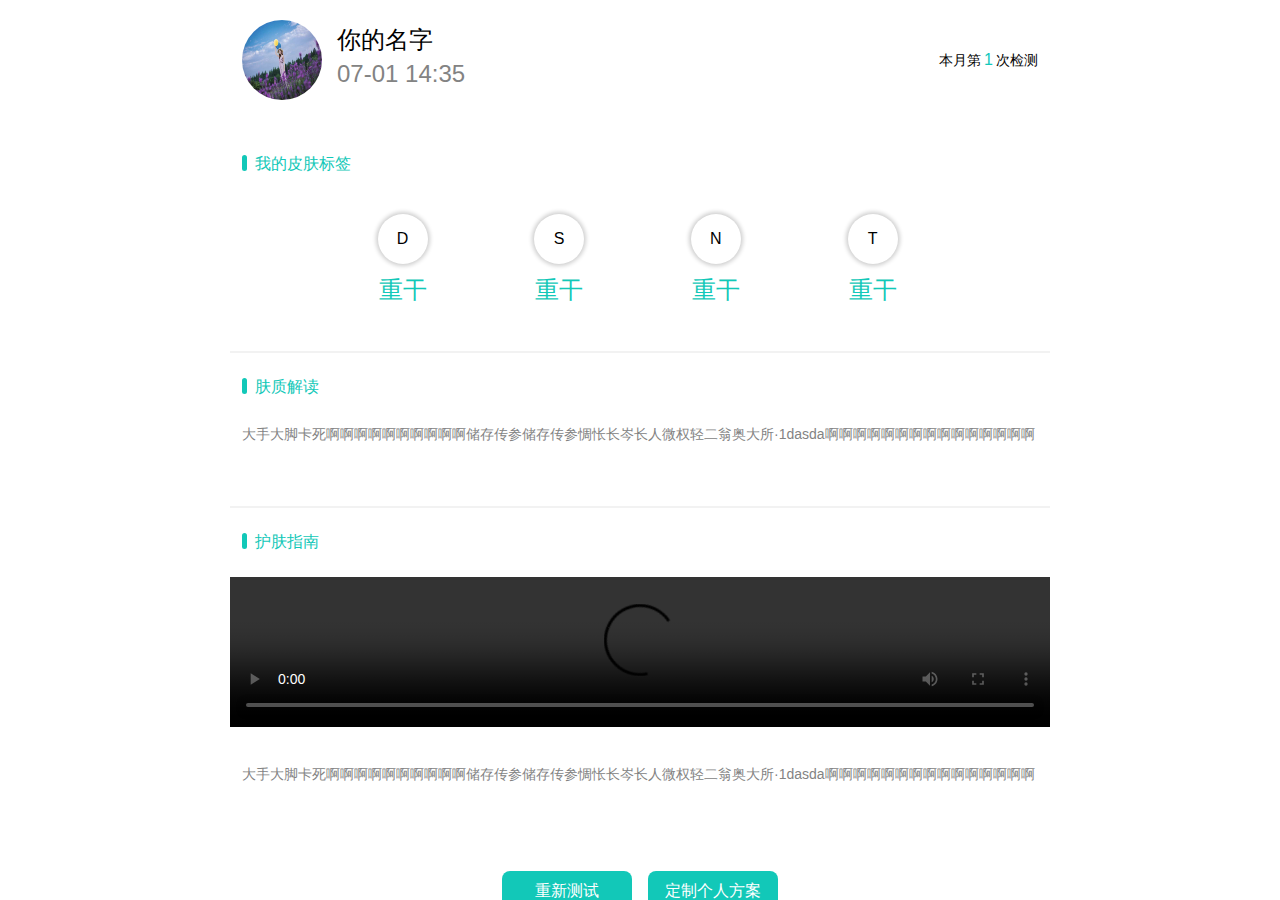
<file: skinTest_20170703/html/depthResult.html>
<!DOCTYPE html>
<html>

	<head>
		<meta charset="UTF-8">
		<meta name="viewport" content="width=device-width,initial-scale=1,minimum-scale=1,maximum-scale=1,user-scalable=no" />
		<meta http-equiv="Cache-Control" content="no-cache, no-store, must-revalidate" />
		<meta http-equiv="Pragma" content="no-cache" />
		<meta http-equiv="Expires" content="0" />
		<meta name="apple-mobile-web-app-capable" content="yes">
		<meta name="apple-mobile-web-app-status-bar-style" content="black">
		<meta name="format-detection" content="telephone=no">
		<meta name="format-detection" content="email=no">
		<meta name="applicable-device" content="mobile">
		<meta name="author" content="JSL" />
		<title>美妆测评-深度</title>
		<link rel="stylesheet" type="text/css" href="../css/common.min.css" />
		<link rel="stylesheet" type="text/css" href="../css/topicDetails.css" />
	</head>

	<body>
		<div class="depthResult">
			<div class="depthR-top padding12">
				<img class="depthRHeader pull-left" src="../img/depth/headImg.jpg" />
				<dl class="pull-left depthRHeadName">
					<dt>你的名字</dt>
					<dd>07-01 14:35</dd>
				</dl>
				<span class="depthRHeadTime pull-right">
					本月第<i class="color-q">1</i>次检测
				</span>
			</div>
			<div class="cQing">我的皮肤标签</div>
			<div class="fiveRadius">
				<dl>
					<dt>D</dt>
					<dd>重干</dd>
				</dl>
				<dl>
					<dt>S</dt>
					<dd>重干</dd>
				</dl>
				<dl>
					<dt>N</dt>
					<dd>重干</dd>
				</dl>
				<dl>
					<dt>
						T
					</dt>
					<dd>重干</dd>
				</dl>
			</div>
			<div class="ccc"></div>
			<div class="cQing">肤质解读</div>
			<div class="contentResult padding12">
				大手大脚卡死啊啊啊啊啊啊啊啊啊啊储存传参储存传参惆怅长岑长人微权轻二翁奥大所·1dasda啊啊啊啊啊啊啊啊啊啊啊啊啊啊啊
			</div>
			<div class="ccc"></div>
			<div class="cQing">护肤指南</div>
			<video class="depthVideo" autoplay controls poster="" src="http://wx.quweitou.com/shixiu_qq/video/demo.mp4" x-webkit-airplay="true" webkit-playsinline="true" x5-video-player-type="h5" x5-video-player-fullscreen="true" webkit-inline="true" playsinline="" style="object-position: 0px 0px;"></video>
			<div class="contentResult padding12 marginTop10">
				大手大脚卡死啊啊啊啊啊啊啊啊啊啊储存传参储存传参惆怅长岑长人微权轻二翁奥大所·1dasda啊啊啊啊啊啊啊啊啊啊啊啊啊啊啊
			</div>
			<div class="resultBtn">
				<span class="resetTest">重新测试</span>
				<span class="custom-made">定制个人方案</span>
			</div>
		</div>
		<script src="../lisp/jquery-2.1.4.min.js" type="text/javascript" charset="utf-8"></script>
		<script src="../js/constant.js" type="text/javascript" charset="utf-8"></script>
		<script src="../js/common.js" type="text/javascript" charset="utf-8"></script>
		<script src="../lisp/radialIndicator/template-jQuery.js" type="text/javascript" charset="utf-8"></script>
		<script src="../js/depthResult.js" type="text/javascript" charset="utf-8"></script>
	</body>

</html>
</file>
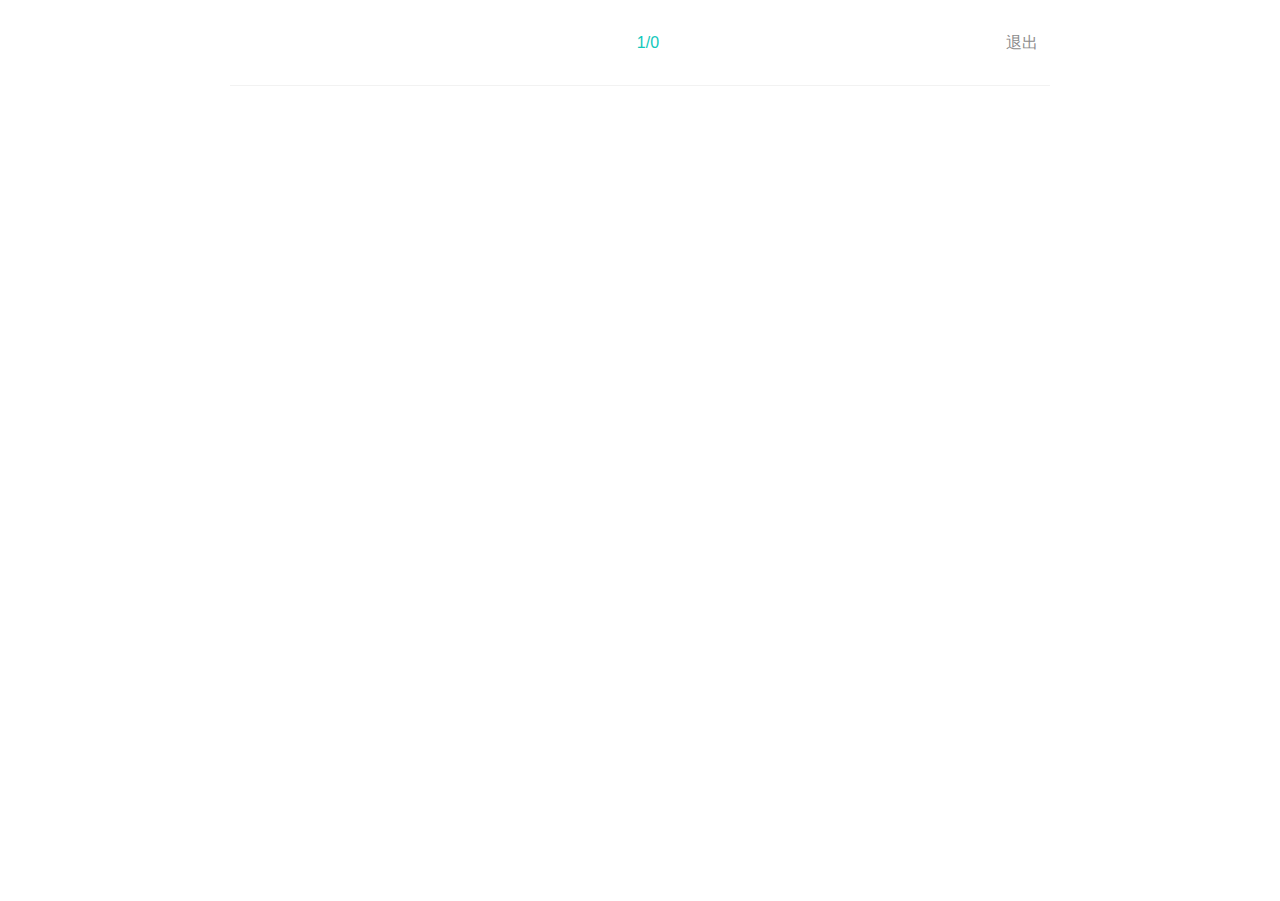
<file: skinTest_20170703/html/depthTest.html>
<!DOCTYPE html>
<html>
	<head>
		<meta charset="UTF-8">
		<meta name="viewport" content="width=device-width,initial-scale=1,minimum-scale=1,maximum-scale=1,user-scalable=no" />
		<meta http-equiv="Cache-Control" content="no-cache, no-store, must-revalidate" />
		<meta http-equiv="Pragma" content="no-cache" />
		<meta http-equiv="Expires" content="0" />
		<meta name="apple-mobile-web-app-capable" content="yes">
		<meta name="apple-mobile-web-app-status-bar-style" content="black">
		<meta name="format-detection" content="telephone=no">
		<meta name="format-detection" content="email=no">
		<meta name="applicable-device" content="mobile">
		<meta name="author" content="JSL" />
		<title>深度测试</title>
		<link rel="stylesheet" type="text/css" href="../css/common.min.css" />
		<link rel="stylesheet" type="text/css" href="../css/topicDetails.css" />
	</head>

	<body>
		<div class="depthTest">
			<div class="hui"></div>
			<div class="overDepthTestBox">
				<div class="overDepthTest">
					<div class="overDepthTestT">恭喜您完成本小节测试！</div>
					<div class="overDepthTestB">返回查看结果</div>
				</div>
			</div>
			<div class="depthTest-top">
				<span class="pull-left prev vhide">
					上一题
				</span>
				<i class="presentTest">1</i>/<u class="depthTestAll"></u>
				<span class="pull-right quit">
					退出
				</span>
			</div>
			<div class="depthTest-body">
				<!--一整题-->
				<div class="depthTestC">
					<div class="depthTestC-top">
						洗完脸后的2-3小时，不在脸上涂任何产品，你的皮肤会:
					</div>
					<div class="depthTestC-body">
						A. 非常粗糙、出现皮屑，暗沉晦暗
					</div>
					<div class="depthTestC-body">
						A. 非常粗糙、出现皮屑，暗沉晦暗
					</div>
					<div class="depthTestC-body choseRes">
						A. 非常粗糙、出现皮屑，暗沉晦暗
					</div>
					<div class="depthTestC-body">
						A. 非常粗糙、出现皮屑，暗沉晦暗
					</div>
					<div class="depthTestC-body ">
						E.我从不使用皂类或泡沫丰富的洁面产品（如果这是因为它们会使你的皮肤感觉干和不舒服，请选A）
					</div>
					<div class="depthTestC-explain">
						选项不变，点击原选项跳转至下一题
					</div>
				</div>
				<!--一整题-->
			</div>
		</div>
		<script src="../lisp/jquery-2.1.4.min.js" type="text/javascript" charset="utf-8"></script>
		<script src="../js/constant.js" type="text/javascript" charset="utf-8"></script>
		<script src="../js/common.js" type="text/javascript" charset="utf-8"></script>
		<script src="../lisp/radialIndicator/template-jQuery.js" type="text/javascript" charset="utf-8"></script>
		<script src="../js/depthTest.js" type="text/javascript" charset="utf-8"></script>
	</body>

</html>
</file>
<file: skinTest8_10/css/index.css>
@font-face {
	font-family: 'iconfont';
	src: url('//at.alicdn.com/t/font_1470901626_4421003.eot');
	/* IE9*/
	src: url('//at.alicdn.com/t/font_1470901626_4421003.eot?#iefix') format('embedded-opentype'), /* IE6-IE8 */
	url('//at.alicdn.com/t/font_1470901626_4421003.woff') format('woff'), /* chrome、firefox */
	url('//at.alicdn.com/t/font_1470901626_4421003.ttf') format('truetype'), /* chrome、firefox、opera、Safari, Android, iOS 4.2+*/
	url('//at.alicdn.com/t/font_1470901626_4421003.svg#iconfont') format('svg');
	/* iOS 4.1- */
}

.iconfont {
	font-family: "iconfont" !important;
}

.header .iconfont {
	font-family: "iconfont";
	font-size: 1.6rem;
	font-style: normal;
}

.show {
	display: block !important;
}

.hide {
	display: none !important;
}

button,
input {
	-webkit-appearance: none;
}


/*home头部样式*/

* {
	margin: 0;
	padding: 0;
}

html,
body {
	width: 100%;
	height: 100%;
	position: relative;
	overflow: auto;
}

body {}

ul {
	list-style: none;
}

.header {
	position: fixed;
	top: 0;
	left: 0;
	right: 0;
	line-height: 3rem;
	text-align: center;
	background: #3BDDC6;
	color: white;
	z-index: 20;
	width: 100%;
}

.header a {
	position: absolute;
	top: 0;
	left: 0;
	display: block;
	width: 3rem;
	color: white;
	text-decoration: none;
}

.header span {
	font-size: 1.2rem;
}


/*homeContent样式*/

.content {
	-webkit-overflow-scrolling: touch;
	position: absolute;
	top: 3rem;
	left: 0;
	right: 0;
	bottom: 0;
}

.content .top {
	text-align: center;
}

.content_logo {
	width: 60px;
	height: 60px;
	margin-top: 30px;
}

.homePage {}


/*两行绿色的文字*/

.content h3 {
	text-align: center;
	color: #50E3C2;
	font-size: 28px;
	line-height: 30px;
	font-weight: 300;
	margin-top: 10px;
	font-weight: bold;
}

.content h4 {
	text-align: center;
	color: #50E3C2;
	font-size: 24px;
	line-height: 15px;
	margin-top: 10px;
	font-weight: 300;
}


/*文本盒子*/

.textBox {
	font-size: 14px;
	color: #666;
	margin: 20px 38px 10px 38px;
	font-weight: 300px;
	line-height: 25px;
	letter-spacing: 1.3px;
}

.textBox p {
	padding: 7px 0px;
	line-height: 22px;
	margin-bottom: 10px;
}


/*左右两个双引号*/

.textBox .color-light-red {
	color: #F77366;
	font-size: 24px;
	font-weight: bold;
}


/*button按钮*/

.content .footer {
	text-align: center;
}

.content .footer button {
	border-radius: 20px;
	margin-top: 5px;
	padding: 2px 38px;
	font-size: 20px;
	background-color: #3addc6;
	color: white;
	border: none;
	display: inline-block;
	min-width: 52px;
	min-height: 47px;
	text-overflow: ellipsis;
	line-height: 42px;
	cursor: pointer;
	font-weight: 400;
	-webkit-appearance: button;
}


/*测试答题页*/

.testBagin .testBox {
	padding: 15px 10px;
	border: 1px solid #70dac7;
	overflow: hidden;
	margin: 20px 10px;
	border-radius: 2px;
	background-color: #fff;
	position: relative;
}

.testBagin .bottonBox {
	padding: 20px 10%;
	width: 100%;
	text-align: center;
	box-sizing: border-box;
	display: -webkit-box;
	display: -webkit-flex;
	display: -moz-box;
	display: -moz-flex;
	display: -ms-flexbox;
	display: flex;
	-webkit-box-flex: 1;
	-webkit-flex: 1;
	-moz-box-flex: 1;
	-moz-flex: 1;
	-ms-flex: 1;
	flex: 1;
}

.testBagin .bottonBox button {
	border-color: #70dac7;
	background-color: white;
	color: #444;
	min-width: 52px;
	min-height: 47px;
	border-style: solid;
	font-size: 16px;
	line-height: 42px;
	-webkit-box-flex: 1;
	-webkit-flex: 1;
	-moz-box-flex: 1;
	-moz-flex: 1;
	-ms-flex: 1;
	flex: 1;
	display: inline-block;
	overflow: hidden;
	padding: 0 16px;
	border-width: 1px 0 1px 1px;
	text-align: center;
	text-overflow: ellipsis;
	white-space: nowrap;
}


/*左右button*/

.leftB {
	border-radius: 2px 0 0 2px;
}

.rightB {
	border-right-width: 1px !important;
	border-radius: 0 2px 2px 0;
}

.disabled {
	opacity: .4;
	cursor: default!important;
	pointer-events: none;
}


/*每题标题样式*/

.ti_title {
	border-top-left-radius: 2px;
	border-top-right-radius: 2px;
	color: #666;
	font-size: 16px;
	line-height: 26px;
	/*min-height: 80px;*/
	/*8.8下午修改*/
	padding: 15px;
	border: none;
	background-color: #f5f5f5;
	font-weight: 500;
}


/*答题选项*/

.testBox .iconfont {
	font-family: "iconfont";
	/*font-size: 1.6rem;*/
	font-style: normal;
}

.testBox dl {
	position: relative;
	font-size: 16px;
	font-weight: 400;
	background: #007AFF;
	overflow: hidden;
}

.testBox dd {
	padding: 8px 16px 8px 60px;
	border: none;
	background-color: #fff;
	box-sizing: border-box;
}

.testBox dd span {
	padding-bottom: 12px;
	display: block;
	border-bottom: 1px solid lightgray;
}

.testBox dd span b {
	color: red;
	font-size: 14px;
	font-weight: 400;
}

.testBox dt {
	position: absolute;
	width: 28px;
	height: 28px;
	padding: 0;
	left: 18px;
	top: 19%;
	visibility: visible;
	color: #DD7D75;
	font-size: 24px;
}


/*结果页面*/

.resHeader {
	background: url(../img/header_bg_female.png) no-repeat fixed top;
	;
	padding: 20px 33px;
	color: white;
	background-size: 100% auto;
	box-sizing: border-box;
	margin-bottom: 15px;
	overflow: hidden;
	box-shadow: 0 10px 15px rgba(0, 0, 0, .3);
}

.allRes {
	margin-top: 6px;
}

.allRes h3 {
	font-size: 20px;
	color: #6CC;
	text-align: center;
	display: block;
	background-color: white;
	font-weight: 300;
	margin: 20px 10px 0 10px;
	padding: 0 10px;
	border-radius: 10px;
}

.resContent {
	margin-bottom: 15px;
	overflow: hidden;
	border-radius: 2px;
	background-color: #fff;
	box-shadow: 0 10px 15px rgba(0, 0, 0, .3);
}

.resConContent {
	padding: 16px;
	font-size: 16px;
	border-style: none;
	color: #666;
	background-color: white;
	border-bottom-right-radius: 2px;
	border-bottom-left-radius: 2px;
	position: relative;
	z-index: 2;
}

.resConContent .ouside {
	margin: 0 5px 24px 5px;
}

.resConTitle {
	width: 100%;
	color: #333;
	font-size: 12px;
	font-weight: 300;
	background-color: white;
	margin-left: -5px;
	padding: 3px 0px;
}

.resConTitle:before {
	content: ' ';
	border: 1px solid #e18d87;
	border-radius: 50%;
	width: 8px;
	height: 8px;
	display: inline-block;
	margin-right: 2px;
}

.resConTitle span {
	color: red;
}

.row {
	display: -webkit-box;
	display: -webkit-flex;
	display: -moz-box;
	display: -moz-flex;
	box-sizing: border-box;
	display: -ms-flexbox;
	display: flex;
	padding: 5px;
	width: 100%;
}

.col {
	padding-left: 1px;
	height: 46px;
	color: #666;
	font-size: 14px;
	line-height: 23px;
	font-weight: 300;
	letter-spacing: 1.3px;
	text-align: center;
	-webkit-box-flex: 1;
	-webkit-flex: 1;
	-moz-box-flex: 1;
	-moz-flex: 1;
	-ms-flex: 1;
	flex: 1;
	display: block;
	width: 100%;
}

.qujian {
	background-color: #70dac7;
	letter-spacing: 1.3px;
	text-align: center;
}

.zhi {
	background-color: #F5F5F5;
	letter-spacing: 1.3px;
	text-align: center;
}

.resPhone,
.skinImgBox {
	margin-bottom: 15px;
	overflow: hidden;
	border-radius: 2px;
	background-color: #fff;
	box-shadow: 0 10px 15px rgba(0, 0, 0, .3);
	box-sizing: border-box;
	/*min-height: 200px;*/
}

.resPhoneTop {
	text-align: center;
	color: white;
	background-color: #70dac7;
	font-size: 14px;
	margin: 20px;
	border-top-left-radius: 2px;
	border-top-right-radius: 2px;
	padding: 14px;
}

.resPhoneFooter {
	text-align: center;
	color: white;
	background-color: #fff;
	font-size: 14px;
	margin: 20px;
	border-top-left-radius: 2px;
	border-top-right-radius: 2px;
	padding: 14px;
}

.resPhoneTop p {
	text-align: left;
}


/*用户手机号text*/

.prosonPhoneNumber {
	flex: 2;
	-ms-flex: 2;
	-webkit-flex: 2;
	/*height: 50px;
	font-size: 1rem;*/
	height: 38px;
	font-size: .7rem;
	border-radius: 2px;
	border: none;
	margin-top: 10px;
	padding-left: 10px;
}


/*提交按钮*/

.postPhoneNumber {
	/*flex: 1;
	-ms-flex: 1;
	-webkit-flex: 1;
	width: 42%;
	height: 46px;
	font-size: 26px;*/
	width: 32%;
	height: 36px;
	font-size: 18px;
	border-radius: 2px;
	border: none;
	margin-top: 10px;
	background: white;
	font-weight: bold;
	color: #666;
}

.TJphonenum {
	display: flex;
	display: -ms-flexbox;
	display: -webkit-flex;
}


/*.TJphonenum span {
	padding: 10px;
	color: red;
	width: 20%;
	font-size: 12px;
}*/

.TJphonenum span {
	padding: 10px;
	color: red;
	/*flex: 1;
	-ms-flex: 1;
	-webkit-flex: 1;*/
	text-align: left;
	font-size: 28px;
	line-height: 50px;
	box-sizing: border-box;
}

.TJphonenum span:nth-of-type(1) {
	color: #666;
}


/*对号字体*/

.Correct {
	font-family: "iconfont";
	font-size: 1.1rem;
	line-height: 50px;
	font-style: normal;
	line-height: 30px;
	color: greenyellow !important;
}

.doAgain {
	display: inline-block;
	padding: 5px;
	margin-top: 10px;
	text-decoration: none;
	color: #dd7d75;
}

.Warning {
	font-family: "iconfont";
	font-size: 1.1rem;
	font-style: normal;
	line-height: 30px;
	color: red !important;
}

.testResult {
	position: relative;
}

.fixed {
	position: fixed;
	top: 3rem;
	width: 100%;
	z-index: 99;
	background: none;
	box-shadow: none;
}

.testOver {
	/*	margin-top: 6rem;*/
	overflow: hidden;
	border-radius: 2px;
	box-sizing: border-box;
	color: #fff;
}

.allHui {
	/*background-color: #000;*/
	position: absolute;
	top: 0;
	left: 0;
	right: 0;
	bottom: 0;
	opacity: .1;
	z-index: 1;
}

.congratulation {
	position: fixed;
	left: 20px;
	right: 20px;
	top: 12rem;
	z-index: 10;
	text-align: center;
	color: white;
	background-color: #70dac7;
	font-size: 14px;
	border-top-left-radius: 2px;
	border-top-right-radius: 2px;
	padding: 14px;
}

.congratulation button {
	width: 40%;
	height: 30px;
	border-radius: 2px;
	border: none;
	margin-top: 20px;
	margin-bottom: 20px;
	background: white;
	font-weight: bold;
	color: #666;
}

.congratulationButton {
	margin-right: 10px;
}

.conResTestButton {
	margin-left: 10px;
}


/*综合得分*/

.compositeScore {
	font-size: 14px;
	color: #666;
	margin-left: 8px;
	font-weight: 300;
	line-height: 20px;
}

.loveSkinScore,
.adjustScore {
	background-color: #EB7970;
	color: white;
	font-weight: 400;
	border-radius: 6px;
	padding: 2px 6px;
}

.loveSkin::before {
	content: ' ';
	display: inline-block;
	background-color: #dd7d75;
	width: 8px;
	height: 8px;
	border-radius: 50%;
	margin-left: -10px;
	margin-right: 2px;
}

.adjust::before {
	content: ' ';
	display: inline-block;
	margin-left: -10px;
	width: 8px;
	height: 8px;
	margin-right: 2px;
}


/*24种肤质盒子*/

.skinImgBoxHeader {
	background-color: #F9D7D5;
	margin: 20px 15px;
	border-radius: 10px;
	font-size: 16px;
	font-weight: 300;
	display: inline-block;
	padding: 16px;
	color: #666;
}

.skinImgBoxConter {
	padding: 16px;
	padding-top: 8px;
	padding-left: 106px;
	min-height: 100px;
	position: relative;
	color: #666;
	background: #fff;
	-webkit-box-sizing: border-box;
	box-sizing: border-box;
	font-size: 12px;
}

.skinImg_Png {
	position: absolute;
	top: 10px;
	left: 10px;
	max-width: 80px;
	max-height: 80px;
	width: 100%;
	height: 100%;
	box-sizing: border-box;
	-webkit-box-sizing: border-box;
}

.allRes_H3Html {
	color: #70dacc !important;
	font-size: 16px !important;
	font-weight: 400 !important;
	margin: 4px 0;
	text-align: left !important;
	box-sizing: border-box;
	line-height: 30px !important;
}

.skinPercent {
	color: red;
	font-weight: 600;
}

.skinImgBoxFooter {
	background-color: #eaebec;
	margin: 5px 4%;
	width: 92%;
	border-radius: 8px;
	color: #666;
	font-size: 12px;
	position: relative;
	display: -webkit-box;
	display: -webkit-flex;
	display: -moz-box;
	display: -moz-flex;
	display: -ms-flexbox;
	display: flex;
	padding: 5px;
	-webkit-box-sizing: border-box;
	-moz-box-sizing: border-box;
	box-sizing: border-box;
}


/*底部左边文字*/

.skinImgBoxFooterLeft {
	font-size: 12px;
	-webkit-box-flex: 0;
	-webkit-flex: 0 0 40%;
	-moz-box-flex: 0;
	-moz-flex: 0 0 40%;
	-ms-flex: 0 0 40%;
	flex: 0 0 40%;
	max-width: 40%;
	padding: 5px;
	width: 100%;
}

.skinImgBoxFooterLeft .iosIon {
	font-size: 36px;
	color: #70dacc;
	text-align: center;
}

.skinTExt {
	line-height: 20px;
}


/*底部右边图片*/

.skinImgBoxFooterRight {
	-webkit-box-flex: 1;
	-webkit-flex: 1;
	-moz-box-flex: 1;
	-moz-flex: 1;
	-ms-flex: 1;
	flex: 1;
	display: block;
	padding: 5px;
	width: 100%;
}

.imgBoxTrue {
	-webkit-flex-wrap: wrap;
	-moz-flex-wrap: wrap;
	-ms-flex-wrap: wrap;
	flex-wrap: wrap;
	display: -webkit-box;
	display: -webkit-flex;
	display: -moz-box;
	display: -moz-flex;
	display: -ms-flexbox;
	display: flex;
	padding: 5px;
	width: 100%;
}

.imgBoxTrue div {
	display: block;
	-webkit-box-sizing: border-box;
	-moz-box-sizing: border-box;
	box-sizing: border-box;
	-webkit-box-flex: 0;
	-webkit-flex: 0 0 33.3333%;
	-moz-box-flex: 0;
	-moz-flex: 0 0 33.3333%;
	-ms-flex: 0 0 33.3333%;
	border: 10px solid transparent;
	border-radius: 50%;
	flex: 0 0 33.3333%;
	max-width: 33.3333%;
}

.imgBoxTrue div img {
	display: block;
	width: 100%;
}


/*加白框加此border*/

.borderWhite {
	border-color: #fff !important;
}

.iosIon,
.closeDiv {
	font-family: "iconfont";
}

.resPhoneFooter {
	padding: 0;
}

.resPhoneFooterTop {
	color: white;
	background-color: #70dac7;
	font-size: 14px;
	margin-top: 20px;
	border-top-left-radius: 2px;
	border-top-right-radius: 2px;
	padding: 16px;
	box-sizing: border-box;
	text-align: left;
}

.resPhoneFooterCenter {
	    padding-top: 10px;
	/*-webkit-flex-wrap: wrap;
	-moz-flex-wrap: wrap;
	-ms-flex-wrap: wrap;
	flex-wrap: wrap;
	display: -webkit-box;
	display: -webkit-flex;
	display: -moz-box;
	display: -moz-flex;
	display: -ms-flexbox;
	display: flex;*/
	width: 100%;
	overflow: hidden;
	color: #777;
	margin-bottom: 20px;
	box-shadow: 0 10px 15px rgba(0, 0, 0, .3);
}

input[type="checkbox"] {
	-webkit-appearance: checkbox !important;
	margin-right: 10px;
}

.resPhoneFooterCenter label {
	display: block;
	margin-left: 5px;
	/*-webkit-box-flex: 1;
	-webkit-flex: 1;
	-moz-box-flex: 1;
	-moz-flex: 1;
	-ms-flex: 1;
	flex: 1;*/
	float: left;
	min-width: 45%;
	max-width: 50%;
	text-align: left;
	line-height: 32px;
}
.resPhoneFooterButtom {
	border-top-left-radius: 4px;
	border-top-right-radius: 4px;
	background-color: #70dac7;
	padding: 10px;
	position: relative;
}

.Commit p {
	text-align: left;
}

.closeDiv {
	position: absolute;
	top: 0;
	right: 0;
	color: red;
	font-size: 22px;
}

.Uncommit{
	margin-top: 10px;
}
.Commit{
	margin-top: 15px;
}
</file>
<file: skinTest8_11/css/index.css>
@font-face {
	font-family: 'iconfont';
	src: url('//at.alicdn.com/t/font_1470901626_4421003.eot');
	/* IE9*/
	src: url('//at.alicdn.com/t/font_1470901626_4421003.eot?#iefix') format('embedded-opentype'), /* IE6-IE8 */
	url('//at.alicdn.com/t/font_1470901626_4421003.woff') format('woff'), /* chrome、firefox */
	url('//at.alicdn.com/t/font_1470901626_4421003.ttf') format('truetype'), /* chrome、firefox、opera、Safari, Android, iOS 4.2+*/
	url('//at.alicdn.com/t/font_1470901626_4421003.svg#iconfont') format('svg');
	/* iOS 4.1- */
}

.iconfont {
	font-family: "iconfont" !important;
}

.header .iconfont {
	font-family: "iconfont";
	font-size: 1.6rem;
	font-style: normal;
}

.show {
	display: block !important;
}

.hide {
	display: none !important;
}

button,
input {
	-webkit-appearance: none;
}


/*home头部样式*/

* {
	margin: 0;
	padding: 0;
}

html,
body {
	width: 100%;
	height: 100%;
	position: relative;
	overflow: auto;
}

body {}

ul {
	list-style: none;
}

.header {
	position: fixed;
	top: 0;
	left: 0;
	right: 0;
	line-height: 3rem;
	text-align: center;
	background: #3BDDC6;
	color: white;
	z-index: 20;
	width: 100%;
}

.header a {
	position: absolute;
	top: 0;
	left: 0;
	display: block;
	width: 3rem;
	color: white;
	text-decoration: none;
}

.header span {
	font-size: 1.2rem;
}


/*homeContent样式*/

.content {
	-webkit-overflow-scrolling: touch;
	position: absolute;
	top: 3rem;
	left: 0;
	right: 0;
	bottom: 0;
}

.content .top {
	text-align: center;
}

.content_logo {
	width: 60px;
	height: 60px;
	margin-top: 30px;
}

.homePage {}


/*两行绿色的文字*/

.content h3 {
	text-align: center;
	color: #50E3C2;
	font-size: 28px;
	line-height: 30px;
	font-weight: 300;
	margin-top: 10px;
	font-weight: bold;
}

.content h4 {
	text-align: center;
	color: #50E3C2;
	font-size: 24px;
	line-height: 15px;
	margin-top: 10px;
	font-weight: 300;
}


/*文本盒子*/

.textBox {
	font-size: 14px;
	color: #666;
	margin: 20px 38px 10px 38px;
	font-weight: 300px;
	line-height: 25px;
	letter-spacing: 1.3px;
}

.textBox p {
	padding: 7px 0px;
	line-height: 22px;
	margin-bottom: 10px;
}


/*左右两个双引号*/

.textBox .color-light-red {
	color: #F77366;
	font-size: 24px;
	font-weight: bold;
}


/*button按钮*/

.content .footer {
	text-align: center;
}

.content .footer button {
	border-radius: 20px;
	margin-top: 5px;
	padding: 2px 38px;
	font-size: 20px;
	background-color: #3addc6;
	color: white;
	border: none;
	display: inline-block;
	min-width: 52px;
	min-height: 47px;
	text-overflow: ellipsis;
	line-height: 42px;
	cursor: pointer;
	font-weight: 400;
	-webkit-appearance: button;
}


/*测试答题页*/

.testBagin .testBox {
	padding: 15px 10px;
	border: 1px solid #70dac7;
	overflow: hidden;
	margin: 20px 10px;
	border-radius: 2px;
	background-color: #fff;
	position: relative;
}

.testBagin .bottonBox {
	padding: 20px 10%;
	width: 100%;
	text-align: center;
	box-sizing: border-box;
	display: -webkit-box;
	display: -webkit-flex;
	display: -moz-box;
	display: -moz-flex;
	display: -ms-flexbox;
	display: flex;
	-webkit-box-flex: 1;
	-webkit-flex: 1;
	-moz-box-flex: 1;
	-moz-flex: 1;
	-ms-flex: 1;
	flex: 1;
}

.testBagin .bottonBox button {
	border-color: #70dac7;
	background-color: white;
	color: #444;
	min-width: 52px;
	min-height: 47px;
	border-style: solid;
	font-size: 16px;
	line-height: 42px;
	-webkit-box-flex: 1;
	-webkit-flex: 1;
	-moz-box-flex: 1;
	-moz-flex: 1;
	-ms-flex: 1;
	flex: 1;
	display: inline-block;
	overflow: hidden;
	padding: 0 16px;
	border-width: 1px 0 1px 1px;
	text-align: center;
	text-overflow: ellipsis;
	white-space: nowrap;
}


/*左右button*/

.leftB {
	border-radius: 2px 0 0 2px;
}

.rightB {
	border-right-width: 1px !important;
	border-radius: 0 2px 2px 0;
}

.disabled {
	opacity: .4;
	cursor: default!important;
	pointer-events: none;
}


/*每题标题样式*/

.ti_title {
	border-top-left-radius: 2px;
	border-top-right-radius: 2px;
	color: #666;
	font-size: 16px;
	line-height: 26px;
	/*min-height: 80px;*/
	/*8.8下午修改*/
	padding: 15px;
	border: none;
	background-color: #f5f5f5;
	font-weight: 500;
}


/*答题选项*/

.testBox .iconfont {
	font-family: "iconfont";
	/*font-size: 1.6rem;*/
	font-style: normal;
}

.testBox dl {
	position: relative;
	font-size: 16px;
	font-weight: 400;
	background: #007AFF;
	overflow: hidden;
}

.testBox dd {
	padding: 8px 16px 8px 60px;
	border: none;
	background-color: #fff;
	box-sizing: border-box;
}

.testBox dd span {
	padding-bottom: 12px;
	display: block;
	border-bottom: 1px solid lightgray;
}

.testBox dd span b {
	color: red;
	font-size: 14px;
	font-weight: 400;
}

.testBox dt {
	position: absolute;
	width: 28px;
	height: 28px;
	padding: 0;
	left: 18px;
	top: 19%;
	visibility: visible;
	color: #DD7D75;
	font-size: 24px;
}


/*结果页面*/

.resHeader {
	background: url(../img/header_bg_female.png) no-repeat fixed top;
	;
	padding: 20px 33px;
	color: white;
	background-size: 100% auto;
	box-sizing: border-box;
	margin-bottom: 15px;
	overflow: hidden;
	box-shadow: 0 10px 15px rgba(0, 0, 0, .3);
}

.allRes {
	margin-top: 6px;
}

.allRes h3 {
	font-size: 20px;
	color: #6CC;
	text-align: center;
	display: block;
	background-color: white;
	font-weight: 300;
	margin: 20px 10px 0 10px;
	padding: 0 10px;
	border-radius: 10px;
}

.resContent {
	margin-bottom: 15px;
	overflow: hidden;
	border-radius: 2px;
	background-color: #fff;
	box-shadow: 0 10px 15px rgba(0, 0, 0, .3);
}

.resConContent {
	padding: 16px;
	font-size: 16px;
	border-style: none;
	color: #666;
	background-color: white;
	border-bottom-right-radius: 2px;
	border-bottom-left-radius: 2px;
	position: relative;
	z-index: 2;
}

.resConContent .ouside {
	margin: 0 5px 24px 5px;
}

.resConTitle {
	width: 100%;
	color: #333;
	font-size: 12px;
	font-weight: 300;
	background-color: white;
	margin-left: -5px;
	padding: 3px 0px;
}

.resConTitle:before {
	content: ' ';
	border: 1px solid #e18d87;
	border-radius: 50%;
	width: 8px;
	height: 8px;
	display: inline-block;
	margin-right: 2px;
}

.resConTitle span {
	color: red;
}

.row {
	display: -webkit-box;
	display: -webkit-flex;
	display: -moz-box;
	display: -moz-flex;
	box-sizing: border-box;
	display: -ms-flexbox;
	display: flex;
	padding: 5px;
	width: 100%;
}

.col {
	padding-left: 1px;
	height: 46px;
	color: #666;
	font-size: 14px;
	line-height: 23px;
	font-weight: 300;
	letter-spacing: 1.3px;
	text-align: center;
	-webkit-box-flex: 1;
	-webkit-flex: 1;
	-moz-box-flex: 1;
	-moz-flex: 1;
	-ms-flex: 1;
	flex: 1;
	display: block;
	width: 100%;
}

.qujian {
	background-color: #70dac7;
	letter-spacing: 1.3px;
	text-align: center;
}

.zhi {
	background-color: #F5F5F5;
	letter-spacing: 1.3px;
	text-align: center;
}

.resPhone,
.skinImgBox {
	margin-bottom: 15px;
	overflow: hidden;
	border-radius: 2px;
	background-color: #fff;
	box-shadow: 0 10px 15px rgba(0, 0, 0, .3);
	box-sizing: border-box;
	/*min-height: 200px;*/
}

.resPhoneTop {
	text-align: center;
	color: white;
	background-color: #70dac7;
	font-size: 14px;
	margin: 20px;
	border-top-left-radius: 2px;
	border-top-right-radius: 2px;
	padding: 14px;
}

.resPhoneFooter {
	text-align: center;
	color: white;
	background-color: #fff;
	font-size: 14px;
	margin: 20px;
	border-top-left-radius: 2px;
	border-top-right-radius: 2px;
	padding: 14px;
}

.resPhoneTop p {
	text-align: left;
}


/*用户手机号text*/

.prosonPhoneNumber {
	flex: 2;
	-ms-flex: 2;
	-webkit-flex: 2;
	/*height: 50px;
	font-size: 1rem;*/
	height: 38px;
	font-size: .7rem;
	border-radius: 2px;
	border: none;
	margin-top: 10px;
	padding-left: 10px;
}


/*提交按钮*/

.postPhoneNumber {
	/*flex: 1;
	-ms-flex: 1;
	-webkit-flex: 1;
	width: 42%;
	height: 46px;
	font-size: 26px;*/
	width: 32%;
	height: 36px;
	font-size: 18px;
	border-radius: 2px;
	border: none;
	margin-top: 10px;
	background: white;
	font-weight: bold;
	color: #666;
}

.TJphonenum {
	display: flex;
	display: -ms-flexbox;
	display: -webkit-flex;
}


/*.TJphonenum span {
	padding: 10px;
	color: red;
	width: 20%;
	font-size: 12px;
}*/

.TJphonenum span {
	padding: 10px;
	color: red;
	/*flex: 1;
	-ms-flex: 1;
	-webkit-flex: 1;*/
	text-align: left;
	font-size: 28px;
	line-height: 50px;
	box-sizing: border-box;
}

.TJphonenum span:nth-of-type(1) {
	color: #666;
}


/*对号字体*/

.Correct {
	font-family: "iconfont";
	font-size: 1.1rem;
	line-height: 50px;
	font-style: normal;
	line-height: 30px;
	color: greenyellow !important;
}

.doAgain {
	display: inline-block;
	padding: 5px;
	margin-top: 10px;
	text-decoration: none;
	color: #dd7d75;
}

.Warning {
	font-family: "iconfont";
	font-size: 1.1rem;
	font-style: normal;
	line-height: 30px;
	color: red !important;
}

.testResult {
	position: relative;
}

.fixed {
	position: fixed;
	top: 3rem;
	width: 100%;
	z-index: 99;
	background: none;
	box-shadow: none;
}

.testOver {
	/*	margin-top: 6rem;*/
	overflow: hidden;
	border-radius: 2px;
	box-sizing: border-box;
	color: #fff;
}

.allHui {
	/*background-color: #000;*/
	position: absolute;
	top: 0;
	left: 0;
	right: 0;
	bottom: 0;
	opacity: .1;
	z-index: 1;
}

.congratulation {
	position: fixed;
	left: 20px;
	right: 20px;
	top: 12rem;
	z-index: 10;
	text-align: center;
	color: white;
	background-color: #70dac7;
	font-size: 14px;
	border-top-left-radius: 2px;
	border-top-right-radius: 2px;
	padding: 14px;
}

.congratulation button {
	width: 40%;
	height: 30px;
	border-radius: 2px;
	border: none;
	margin-top: 20px;
	margin-bottom: 20px;
	background: white;
	font-weight: bold;
	color: #666;
}

.congratulationButton {
	margin-right: 10px;
}

.conResTestButton {
	margin-left: 10px;
}


/*综合得分*/

.compositeScore {
	font-size: 14px;
	color: #666;
	margin-left: 8px;
	font-weight: 300;
	line-height: 20px;
}

.loveSkinScore,
.adjustScore {
	background-color: #EB7970;
	color: white;
	font-weight: 400;
	border-radius: 6px;
	padding: 2px 6px;
}

.loveSkin::before {
	content: ' ';
	display: inline-block;
	background-color: #dd7d75;
	width: 8px;
	height: 8px;
	border-radius: 50%;
	margin-left: -10px;
	margin-right: 2px;
}

.adjust::before {
	content: ' ';
	display: inline-block;
	margin-left: -10px;
	width: 8px;
	height: 8px;
	margin-right: 2px;
}


/*24种肤质盒子*/

.skinImgBoxHeader {
	background-color: #F9D7D5;
	margin: 20px 15px;
	border-radius: 10px;
	font-size: 16px;
	font-weight: 300;
	display: inline-block;
	padding: 16px;
	color: #666;
}

.skinImgBoxConter {
	padding: 16px;
	padding-top: 8px;
	padding-left: 106px;
	min-height: 100px;
	position: relative;
	color: #666;
	background: #fff;
	-webkit-box-sizing: border-box;
	box-sizing: border-box;
	font-size: 12px;
}

.skinImg_Png {
	position: absolute;
	top: 10px;
	left: 10px;
	max-width: 80px;
	max-height: 80px;
	width: 100%;
	height: 100%;
	box-sizing: border-box;
	-webkit-box-sizing: border-box;
}

.allRes_H3Html {
	color: #70dacc !important;
	font-size: 16px !important;
	font-weight: 400 !important;
	margin: 4px 0;
	text-align: left !important;
	box-sizing: border-box;
	line-height: 30px !important;
}

.skinPercent {
	color: red;
	font-weight: 600;
}

.skinImgBoxFooter {
	background-color: #eaebec;
	margin: 5px 4%;
	width: 92%;
	border-radius: 8px;
	color: #666;
	font-size: 12px;
	position: relative;
	display: -webkit-box;
	display: -webkit-flex;
	display: -moz-box;
	display: -moz-flex;
	display: -ms-flexbox;
	display: flex;
	padding: 5px;
	-webkit-box-sizing: border-box;
	-moz-box-sizing: border-box;
	box-sizing: border-box;
}


/*底部左边文字*/

.skinImgBoxFooterLeft {
	font-size: 12px;
	-webkit-box-flex: 0;
	-webkit-flex: 0 0 40%;
	-moz-box-flex: 0;
	-moz-flex: 0 0 40%;
	-ms-flex: 0 0 40%;
	flex: 0 0 40%;
	max-width: 40%;
	padding: 5px;
	width: 100%;
}

.skinImgBoxFooterLeft .iosIon {
	font-size: 36px;
	color: #70dacc;
	text-align: center;
}

.skinTExt {
	line-height: 20px;
}


/*底部右边图片*/

.skinImgBoxFooterRight {
	-webkit-box-flex: 1;
	-webkit-flex: 1;
	-moz-box-flex: 1;
	-moz-flex: 1;
	-ms-flex: 1;
	flex: 1;
	display: block;
	padding: 5px;
	width: 100%;
}

.imgBoxTrue {
	-webkit-flex-wrap: wrap;
	-moz-flex-wrap: wrap;
	-ms-flex-wrap: wrap;
	flex-wrap: wrap;
	display: -webkit-box;
	display: -webkit-flex;
	display: -moz-box;
	display: -moz-flex;
	display: -ms-flexbox;
	display: flex;
	padding: 5px;
	width: 100%;
}

.imgBoxTrue div {
	display: block;
	-webkit-box-sizing: border-box;
	-moz-box-sizing: border-box;
	box-sizing: border-box;
	-webkit-box-flex: 0;
	-webkit-flex: 0 0 33.3333%;
	-moz-box-flex: 0;
	-moz-flex: 0 0 33.3333%;
	-ms-flex: 0 0 33.3333%;
	border: 10px solid transparent;
	border-radius: 50%;
	flex: 0 0 33.3333%;
	max-width: 33.3333%;
}

.imgBoxTrue div img {
	display: block;
	width: 100%;
}


/*加白框加此border*/

.borderWhite {
	border-color: #fff !important;
}

.iosIon,
.closeDiv {
	font-family: "iconfont";
}

.resPhoneFooter {
	padding: 0;
}

.resPhoneFooterTop {
	color: white;
	background-color: #70dac7;
	font-size: 14px;
	margin-top: 20px;
	border-top-left-radius: 2px;
	border-top-right-radius: 2px;
	padding: 16px;
	box-sizing: border-box;
	text-align: left;
}

.resPhoneFooterCenter {
	padding-top: 10px;
	/*-webkit-flex-wrap: wrap;
	-moz-flex-wrap: wrap;
	-ms-flex-wrap: wrap;
	flex-wrap: wrap;
	display: -webkit-box;
	display: -webkit-flex;
	display: -moz-box;
	display: -moz-flex;
	display: -ms-flexbox;
	display: flex;*/
	width: 100%;
	overflow: hidden;
	color: #777;
	margin-bottom: 20px;
	box-shadow: 0 10px 15px rgba(0, 0, 0, .3);
}

input[type="checkbox"] {
	-webkit-appearance: checkbox !important;
	margin-right: 10px;
}

.resPhoneFooterCenter label {
	display: block;
	margin-left: 5px;
	/*-webkit-box-flex: 1;
	-webkit-flex: 1;
	-moz-box-flex: 1;
	-moz-flex: 1;
	-ms-flex: 1;
	flex: 1;*/
	float: left;
	min-width: 45%;
	max-width: 50%;
	text-align: left;
	line-height: 32px;
}

.resPhoneFooterButtom {
	border-top-left-radius: 4px;
	border-top-right-radius: 4px;
	background-color: #70dac7;
	padding: 10px;
	position: relative;
}

.Commit p {
	text-align: left;
}

.closeDiv {
	position: absolute;
	top: 0;
	right: 0;
	color: red;
	font-size: 22px;
}

.Uncommit {
	margin-top: 10px;
}

.Commit {
	margin-top: 15px;
}


/*8.16新增建议*/

.skintext8_16 {
	box-sizing: border-box;
	margin: 5px 4%;
	width: 92%;
	color: #fff;
	font-size: .8rem;
	margin-bottom: 15px;
	overflow: hidden;
	border-radius: 2px;
	background-color:  #F9D7D5;
	box-shadow: 0 10px 15px rgba(0, 0, 0, .3);
}

.skinText8_16 {
	padding: 20px;
}

.skinText8_16 p{
	padding-bottom: 10px;
	text-align: left;
	font-size: 1.1rem;
}
.prosonPhoneNumber{
	font-size: 1rem;
}
</file>
<file: skinTest8_12/css/index.css>
@font-face {
	font-family: 'iconfont';
	src: url('//at.alicdn.com/t/font_1470901626_4421003.eot');
	/* IE9*/
	src: url('//at.alicdn.com/t/font_1470901626_4421003.eot?#iefix') format('embedded-opentype'), /* IE6-IE8 */
	url('//at.alicdn.com/t/font_1470901626_4421003.woff') format('woff'), /* chrome、firefox */
	url('//at.alicdn.com/t/font_1470901626_4421003.ttf') format('truetype'), /* chrome、firefox、opera、Safari, Android, iOS 4.2+*/
	url('//at.alicdn.com/t/font_1470901626_4421003.svg#iconfont') format('svg');
	/* iOS 4.1- */
}

.iconfont {
	font-family: "iconfont" !important;
}

.header .iconfont {
	font-family: "iconfont";
	font-size: 1.6rem;
	font-style: normal;
}

.show {
	display: block !important;
}

.hide {
	display: none !important;
}

button,
input {
	-webkit-appearance: none;
}


/*home头部样式*/

* {
	margin: 0;
	padding: 0;
}

html,
body {
	width: 100%;
	height: 100%;
	position: relative;
	overflow: auto;
}

body {}

ul {
	list-style: none;
}

.header {
	position: fixed;
	top: 0;
	left: 0;
	right: 0;
	line-height: 3rem;
	text-align: center;
	background: #3BDDC6;
	color: white;
	z-index: 20;
	width: 100%;
}

.header a {
	position: absolute;
	top: 0;
	left: 0;
	display: block;
	width: 3rem;
	color: white;
	text-decoration: none;
}

.header span {
	font-size: 1.2rem;
}


/*homeContent样式*/

.content {
	-webkit-overflow-scrolling: touch;
	position: absolute;
	top: 3rem;
	left: 0;
	right: 0;
	bottom: 0;
}

.content .top {
	text-align: center;
}

.content_logo {
	width: 60px;
	height: 60px;
	margin-top: 30px;
}

.homePage {}


/*两行绿色的文字*/

.content h3 {
	text-align: center;
	color: #50E3C2;
	font-size: 28px;
	line-height: 30px;
	font-weight: 300;
	margin-top: 10px;
	font-weight: bold;
}

.content h4 {
	text-align: center;
	color: #50E3C2;
	font-size: 24px;
	line-height: 15px;
	margin-top: 10px;
	font-weight: 300;
}


/*文本盒子*/

.textBox {
	font-size: 14px;
	color: #666;
	margin: 20px 38px 10px 38px;
	font-weight: 300px;
	line-height: 25px;
	letter-spacing: 1.3px;
}

.textBox p {
	padding: 7px 0px;
	line-height: 22px;
	margin-bottom: 10px;
}


/*左右两个双引号*/

.textBox .color-light-red {
	color: #F77366;
	font-size: 24px;
	font-weight: bold;
}


/*button按钮*/

.content .footer {
	text-align: center;
}

.content .footer button {
	border-radius: 20px;
	margin-top: 5px;
	padding: 2px 38px;
	font-size: 20px;
	background-color: #3addc6;
	color: white;
	border: none;
	display: inline-block;
	min-width: 52px;
	min-height: 47px;
	text-overflow: ellipsis;
	line-height: 42px;
	cursor: pointer;
	font-weight: 400;
	-webkit-appearance: button;
}


/*测试答题页*/

.testBagin .testBox {
	padding: 15px 10px;
	border: 1px solid #70dac7;
	overflow: hidden;
	margin: 20px 10px;
	border-radius: 2px;
	background-color: #fff;
	position: relative;
}

.testBagin .bottonBox {
	padding: 20px 10%;
	width: 100%;
	text-align: center;
	box-sizing: border-box;
	display: -webkit-box;
	display: -webkit-flex;
	display: -moz-box;
	display: -moz-flex;
	display: -ms-flexbox;
	display: flex;
	-webkit-box-flex: 1;
	-webkit-flex: 1;
	-moz-box-flex: 1;
	-moz-flex: 1;
	-ms-flex: 1;
	flex: 1;
}

.testBagin .bottonBox button {
	border-color: #70dac7;
	background-color: white;
	color: #444;
	min-width: 52px;
	min-height: 47px;
	border-style: solid;
	font-size: 16px;
	line-height: 42px;
	-webkit-box-flex: 1;
	-webkit-flex: 1;
	-moz-box-flex: 1;
	-moz-flex: 1;
	-ms-flex: 1;
	flex: 1;
	display: inline-block;
	overflow: hidden;
	padding: 0 16px;
	border-width: 1px 0 1px 1px;
	text-align: center;
	text-overflow: ellipsis;
	white-space: nowrap;
}


/*左右button*/

.leftB {
	border-radius: 2px 0 0 2px;
}

.rightB {
	border-right-width: 1px !important;
	border-radius: 0 2px 2px 0;
}

.disabled {
	opacity: .4;
	cursor: default!important;
	pointer-events: none;
}


/*每题标题样式*/

.ti_title {
	border-top-left-radius: 2px;
	border-top-right-radius: 2px;
	color: #666;
	font-size: 16px;
	line-height: 26px;
	/*min-height: 80px;*/
	/*8.8下午修改*/
	padding: 15px;
	border: none;
	background-color: #f5f5f5;
	font-weight: 500;
}


/*答题选项*/

.testBox .iconfont {
	font-family: "iconfont";
	/*font-size: 1.6rem;*/
	font-style: normal;
}

.testBox dl {
	position: relative;
	font-size: 16px;
	font-weight: 400;
	background: #007AFF;
	overflow: hidden;
}

.testBox dd {
	padding: 8px 16px 8px 60px;
	border: none;
	background-color: #fff;
	box-sizing: border-box;
}

.testBox dd span {
	padding-bottom: 12px;
	display: block;
	border-bottom: 1px solid lightgray;
}

.testBox dd span b {
	color: red;
	font-size: 14px;
	font-weight: 400;
}

.testBox dt {
	position: absolute;
	width: 28px;
	height: 28px;
	padding: 0;
	left: 18px;
	top: 19%;
	visibility: visible;
	color: #DD7D75;
	font-size: 24px;
}


/*结果页面*/

.resHeader {
	background: url(../img/header_bg_female.png) no-repeat fixed top;
	;
	padding: 20px 33px;
	color: white;
	background-size: 100% auto;
	box-sizing: border-box;
	margin-bottom: 15px;
	overflow: hidden;
	box-shadow: 0 10px 15px rgba(0, 0, 0, .3);
}

.allRes {
	margin-top: 6px;
}

.allRes h3 {
	font-size: 20px;
	color: #6CC;
	text-align: center;
	display: block;
	background-color: white;
	font-weight: 300;
	margin: 20px 10px 0 10px;
	padding: 0 10px;
	border-radius: 10px;
}

.resContent {
	margin-bottom: 15px;
	overflow: hidden;
	border-radius: 2px;
	background-color: #fff;
	box-shadow: 0 10px 15px rgba(0, 0, 0, .3);
}

.resConContent {
	padding: 16px;
	font-size: 16px;
	border-style: none;
	color: #666;
	background-color: white;
	border-bottom-right-radius: 2px;
	border-bottom-left-radius: 2px;
	position: relative;
	z-index: 2;
}

.resConContent .ouside {
	margin: 0 5px 24px 5px;
}

.resConTitle {
	width: 100%;
	color: #333;
	font-size: 12px;
	font-weight: 300;
	background-color: white;
	margin-left: -5px;
	padding: 3px 0px;
}

.resConTitle:before {
	content: ' ';
	border: 1px solid #e18d87;
	border-radius: 50%;
	width: 8px;
	height: 8px;
	display: inline-block;
	margin-right: 2px;
}

.resConTitle span {
	color: red;
}

.row {
	display: -webkit-box;
	display: -webkit-flex;
	display: -moz-box;
	display: -moz-flex;
	box-sizing: border-box;
	display: -ms-flexbox;
	display: flex;
	padding: 5px;
	width: 100%;
}

.col {
	padding-left: 1px;
	height: 46px;
	color: #666;
	font-size: 14px;
	line-height: 23px;
	font-weight: 300;
	letter-spacing: 1.3px;
	text-align: center;
	-webkit-box-flex: 1;
	-webkit-flex: 1;
	-moz-box-flex: 1;
	-moz-flex: 1;
	-ms-flex: 1;
	flex: 1;
	display: block;
	width: 100%;
}

.qujian {
	background-color: #70dac7;
	letter-spacing: 1.3px;
	text-align: center;
}

.zhi {
	background-color: #F5F5F5;
	letter-spacing: 1.3px;
	text-align: center;
}

.resPhone,
.skinImgBox {
	margin-bottom: 15px;
	overflow: hidden;
	border-radius: 2px;
	background-color: #fff;
	box-shadow: 0 10px 15px rgba(0, 0, 0, .3);
	box-sizing: border-box;
	/*min-height: 200px;*/
}

.resPhoneTop {
	text-align: center;
	color: white;
	background-color: #70dac7;
	font-size: 14px;
	margin: 20px;
	border-top-left-radius: 2px;
	border-top-right-radius: 2px;
	padding: 14px;
}

.resPhoneFooter {
	text-align: center;
	color: white;
	background-color: #fff;
	font-size: 14px;
	margin: 20px;
	border-top-left-radius: 2px;
	border-top-right-radius: 2px;
	padding: 14px;
}

.resPhoneTop p {
	text-align: left;
}


/*用户手机号text*/

.prosonPhoneNumber {
	flex: 2;
	-ms-flex: 2;
	-webkit-flex: 2;
	/*height: 50px;
	font-size: 1rem;*/
	height: 38px;
	font-size: .7rem;
	border-radius: 2px;
	border: none;
	margin-top: 10px;
	padding-left: 10px;
}


/*提交按钮*/

.postPhoneNumber {
	/*flex: 1;
	-ms-flex: 1;
	-webkit-flex: 1;
	width: 42%;
	height: 46px;
	font-size: 26px;*/
	width: 32%;
	height: 36px;
	font-size: 18px;
	border-radius: 2px;
	border: none;
	margin-top: 10px;
	background: white;
	font-weight: bold;
	color: #666;
}

.TJphonenum {
	display: flex;
	display: -ms-flexbox;
	display: -webkit-flex;
}


/*.TJphonenum span {
	padding: 10px;
	color: red;
	width: 20%;
	font-size: 12px;
}*/

.TJphonenum span {
	padding: 10px;
	color: red;
	/*flex: 1;
	-ms-flex: 1;
	-webkit-flex: 1;*/
	text-align: left;
	font-size: 28px;
	line-height: 50px;
	box-sizing: border-box;
}

.TJphonenum span:nth-of-type(1) {
	color: #666;
}


/*对号字体*/

.Correct {
	font-family: "iconfont";
	font-size: 1.1rem;
	line-height: 50px;
	font-style: normal;
	line-height: 30px;
	color: greenyellow !important;
}

.doAgain {
	display: inline-block;
	padding: 5px;
	margin-top: 10px;
	text-decoration: none;
	color: #dd7d75;
}

.Warning {
	font-family: "iconfont";
	font-size: 1.1rem;
	font-style: normal;
	line-height: 30px;
	color: red !important;
}

.testResult {
	position: relative;
}

.fixed {
	position: fixed;
	top: 3rem;
	width: 100%;
	z-index: 99;
	background: none;
	box-shadow: none;
}

.testOver {
	/*	margin-top: 6rem;*/
	overflow: hidden;
	border-radius: 2px;
	box-sizing: border-box;
	color: #fff;
}

.allHui {
	/*background-color: #000;*/
	position: absolute;
	top: 0;
	left: 0;
	right: 0;
	bottom: 0;
	opacity: .1;
	z-index: 1;
}

.congratulation {
	position: fixed;
	left: 20px;
	right: 20px;
	top: 12rem;
	z-index: 10;
	text-align: center;
	color: white;
	background-color: #70dac7;
	font-size: 14px;
	border-top-left-radius: 2px;
	border-top-right-radius: 2px;
	padding: 14px;
}

.congratulation button {
	width: 40%;
	height: 30px;
	border-radius: 2px;
	border: none;
	margin-top: 20px;
	margin-bottom: 20px;
	background: white;
	font-weight: bold;
	color: #666;
}

.congratulationButton {
	margin-right: 10px;
}

.conResTestButton {
	margin-left: 10px;
}


/*综合得分*/

.compositeScore {
	font-size: 14px;
	color: #666;
	margin-left: 8px;
	font-weight: 300;
	line-height: 20px;
}

.loveSkinScore,
.adjustScore {
	background-color: #EB7970;
	color: white;
	font-weight: 400;
	border-radius: 6px;
	padding: 2px 6px;
}

.loveSkin::before {
	content: ' ';
	display: inline-block;
	background-color: #dd7d75;
	width: 8px;
	height: 8px;
	border-radius: 50%;
	margin-left: -10px;
	margin-right: 2px;
}

.adjust::before {
	content: ' ';
	display: inline-block;
	margin-left: -10px;
	width: 8px;
	height: 8px;
	margin-right: 2px;
}


/*24种肤质盒子*/

.skinImgBoxHeader {
	background-color: #F9D7D5;
	margin: 20px 15px;
	border-radius: 10px;
	font-size: 16px;
	font-weight: 300;
	display: inline-block;
	padding: 16px;
	color: #666;
}

.skinImgBoxConter {
	padding: 16px;
	padding-top: 8px;
	padding-left: 106px;
	min-height: 100px;
	position: relative;
	color: #666;
	background: #fff;
	-webkit-box-sizing: border-box;
	box-sizing: border-box;
	font-size: 12px;
}

.skinImg_Png {
	position: absolute;
	top: 10px;
	left: 10px;
	max-width: 80px;
	max-height: 80px;
	width: 100%;
	height: 100%;
	box-sizing: border-box;
	-webkit-box-sizing: border-box;
}

.allRes_H3Html {
	color: #70dacc !important;
	font-size: 16px !important;
	font-weight: 400 !important;
	margin: 4px 0;
	text-align: left !important;
	box-sizing: border-box;
	line-height: 30px !important;
}

.skinPercent {
	color: red;
	font-weight: 600;
}

.skinImgBoxFooter {
	background-color: #eaebec;
	margin: 5px 4%;
	width: 92%;
	border-radius: 8px;
	color: #666;
	font-size: 12px;
	position: relative;
	display: -webkit-box;
	display: -webkit-flex;
	display: -moz-box;
	display: -moz-flex;
	display: -ms-flexbox;
	display: flex;
	padding: 5px;
	-webkit-box-sizing: border-box;
	-moz-box-sizing: border-box;
	box-sizing: border-box;
}


/*底部左边文字*/

.skinImgBoxFooterLeft {
	font-size: 12px;
	-webkit-box-flex: 0;
	-webkit-flex: 0 0 40%;
	-moz-box-flex: 0;
	-moz-flex: 0 0 40%;
	-ms-flex: 0 0 40%;
	flex: 0 0 40%;
	max-width: 40%;
	padding: 5px;
	width: 100%;
}

.skinImgBoxFooterLeft .iosIon {
	font-size: 36px;
	color: #70dacc;
	text-align: center;
}

.skinTExt {
	line-height: 20px;
}


/*底部右边图片*/

.skinImgBoxFooterRight {
	-webkit-box-flex: 1;
	-webkit-flex: 1;
	-moz-box-flex: 1;
	-moz-flex: 1;
	-ms-flex: 1;
	flex: 1;
	display: block;
	padding: 5px;
	width: 100%;
}

.imgBoxTrue {
	-webkit-flex-wrap: wrap;
	-moz-flex-wrap: wrap;
	-ms-flex-wrap: wrap;
	flex-wrap: wrap;
	display: -webkit-box;
	display: -webkit-flex;
	display: -moz-box;
	display: -moz-flex;
	display: -ms-flexbox;
	display: flex;
	padding: 5px;
	width: 100%;
}

.imgBoxTrue div {
	display: block;
	-webkit-box-sizing: border-box;
	-moz-box-sizing: border-box;
	box-sizing: border-box;
	-webkit-box-flex: 0;
	-webkit-flex: 0 0 33.3333%;
	-moz-box-flex: 0;
	-moz-flex: 0 0 33.3333%;
	-ms-flex: 0 0 33.3333%;
	border: 10px solid transparent;
	border-radius: 50%;
	flex: 0 0 33.3333%;
	max-width: 33.3333%;
}

.imgBoxTrue div img {
	display: block;
	width: 100%;
}


/*加白框加此border*/

.borderWhite {
	border-color: #fff !important;
}

.iosIon,
.closeDiv {
	font-family: "iconfont";
}

.resPhoneFooter {
	padding: 0;
}

.resPhoneFooterTop {
	color: white;
	background-color: #70dac7;
	font-size: 14px;
	margin-top: 20px;
	border-top-left-radius: 2px;
	border-top-right-radius: 2px;
	padding: 16px;
	box-sizing: border-box;
	text-align: left;
}

.resPhoneFooterCenter {
	    padding-top: 10px;
	/*-webkit-flex-wrap: wrap;
	-moz-flex-wrap: wrap;
	-ms-flex-wrap: wrap;
	flex-wrap: wrap;
	display: -webkit-box;
	display: -webkit-flex;
	display: -moz-box;
	display: -moz-flex;
	display: -ms-flexbox;
	display: flex;*/
	width: 100%;
	overflow: hidden;
	color: #777;
	margin-bottom: 20px;
	box-shadow: 0 10px 15px rgba(0, 0, 0, .3);
}

input[type="checkbox"] {
	-webkit-appearance: checkbox !important;
	margin-right: 10px;
}

.resPhoneFooterCenter label {
	display: block;
	margin-left: 5px;
	/*-webkit-box-flex: 1;
	-webkit-flex: 1;
	-moz-box-flex: 1;
	-moz-flex: 1;
	-ms-flex: 1;
	flex: 1;*/
	float: left;
	min-width: 45%;
	max-width: 50%;
	text-align: left;
	line-height: 32px;
}
.resPhoneFooterButtom {
	border-top-left-radius: 4px;
	border-top-right-radius: 4px;
	background-color: #70dac7;
	padding: 10px;
	position: relative;
}

.Commit p {
	text-align: left;
}

.closeDiv {
	position: absolute;
	top: 0;
	right: 0;
	color: red;
	font-size: 22px;
}

.Uncommit{
	margin-top: 10px;
}
.Commit{
	margin-top: 15px;
}
/*#scroller {
	position: absolute;
	z-index: 1;
	-webkit-tap-highlight-color: rgba(0,0,0,0);
	width: 100%;
	-webkit-transform: translateZ(0);
	-moz-transform: translateZ(0);
	-ms-transform: translateZ(0);
	-o-transform: translateZ(0);
	transform: translateZ(0);
	-webkit-touch-callout: none;
	-webkit-user-select: none;
	-moz-user-select: none;
	-ms-user-select: none;
	user-select: none;
	-webkit-text-size-adjust: none;
	-moz-text-size-adjust: none;
	-ms-text-size-adjust: none;
	-o-text-size-adjust: none;
	text-size-adjust: none;
}*/
</file>
<file: skinTest8_8/css/index.css>
@font-face {
	font-family: 'iconfont';
	src: url('//at.alicdn.com/t/font_1470361981_812661.eot');
	/* IE9*/
	src: url('//at.alicdn.com/t/font_1470361981_812661.eot?#iefix') format('embedded-opentype'), /* IE6-IE8 */
	url('//at.alicdn.com/t/font_1470361981_812661.woff') format('woff'), /* chrome、firefox */
	url('//at.alicdn.com/t/font_1470361981_812661.ttf') format('truetype'), /* chrome、firefox、opera、Safari, Android, iOS 4.2+*/
	url('//at.alicdn.com/t/font_1470361981_812661.svg#iconfont') format('svg');
	/* iOS 4.1- */
}

.iconfont {
	font-family: "iconfont" !important;
}

.header .iconfont {
	font-family: "iconfont";
	font-size: 1.6rem;
	font-style: normal;
}

.show {
	display: block !important;
}

.hide {
	display: none !important;
}

button,
input {
	-webkit-appearance: none;
}


/*home头部样式*/

* {
	margin: 0;
	padding: 0;
}

html,
body {
	width: 100%;
	height: 100%;
	position: relative;
	overflow: auto;
}

body{
	

}


ul {
	list-style: none;
}

.header {
	position: fixed;
	top: 0;
	left: 0;
	right: 0;
	line-height: 3rem;
	text-align: center;
	background: #3BDDC6;
	color: white;
	z-index: 20;
}

.header a {
	position: absolute;
	top: 0;
	left: 0;
	display: block;
	width: 3rem;
	color: white;
	text-decoration: none;
}

.header span {
	font-size: 1.2rem;
}


/*homeContent样式*/

.content {
	-webkit-overflow-scrolling: touch;
	position: absolute;
	top: 3rem;
	left: 0;
	right: 0;
	bottom: 0;
}

.content .top {
	text-align: center;
}

.content_logo {
	width: 60px;
	height: 60px;
	margin-top: 30px;
}

.homePage {}


/*两行绿色的文字*/

.content h3 {
	text-align: center;
	color: #50E3C2;
	font-size: 28px;
	line-height: 30px;
	font-weight: 300;
	margin-top: 10px;
	font-weight: bold;
}

.content h4 {
	text-align: center;
	color: #50E3C2;
	font-size: 24px;
	line-height: 15px;
	margin-top: 10px;
	font-weight: 300;
}


/*文本盒子*/

.textBox {
	font-size: 14px;
	color: #666;
	margin: 20px 38px 10px 38px;
	font-weight: 300px;
	line-height: 25px;
	letter-spacing: 1.3px;
}

.textBox p {
	padding: 7px 0px;
	line-height: 22px;
	margin-bottom: 10px;
}


/*左右两个双引号*/

.textBox .color-light-red {
	color: #F77366;
	font-size: 24px;
	font-weight: bold;
}


/*button按钮*/

.content .footer {
	text-align: center;
}

.content .footer button {
	border-radius: 20px;
	margin-top: 5px;
	padding: 2px 38px;
	font-size: 20px;
	background-color: #3addc6;
	color: white;
	border: none;
	display: inline-block;
	min-width: 52px;
	min-height: 47px;
	text-overflow: ellipsis;
	line-height: 42px;
	cursor: pointer;
	font-weight: 400;
	-webkit-appearance: button;
}


/*测试答题页*/

.testBagin .testBox {
	padding: 15px 10px;
	border: 1px solid #70dac7;
	overflow: hidden;
	margin: 20px 10px;
	border-radius: 2px;
	background-color: #fff;
	position: relative;
}

.testBagin .bottonBox {
	padding: 20px 10%;
	width: 100%;
	text-align: center;
	box-sizing: border-box;
	display: -webkit-box;
	display: -webkit-flex;
	display: -moz-box;
	display: -moz-flex;
	display: -ms-flexbox;
	display: flex;
	-webkit-box-flex: 1;
	-webkit-flex: 1;
	-moz-box-flex: 1;
	-moz-flex: 1;
	-ms-flex: 1;
	flex: 1;
}

.testBagin .bottonBox button {
	border-color: #70dac7;
	background-color: white;
	color: #444;
	min-width: 52px;
	min-height: 47px;
	border-style: solid;
	font-size: 16px;
	line-height: 42px;
	-webkit-box-flex: 1;
	-webkit-flex: 1;
	-moz-box-flex: 1;
	-moz-flex: 1;
	-ms-flex: 1;
	flex: 1;
	display: inline-block;
	overflow: hidden;
	padding: 0 16px;
	border-width: 1px 0 1px 1px;
	text-align: center;
	text-overflow: ellipsis;
	white-space: nowrap;
}


/*左右button*/

.leftB {
	border-radius: 2px 0 0 2px;
}

.rightB {
	border-right-width: 1px !important;
	border-radius: 0 2px 2px 0;
}

.disabled {
	opacity: .4;
	cursor: default!important;
	pointer-events: none;
}


/*每题标题样式*/

.ti_title {
	border-top-left-radius: 2px;
	border-top-right-radius: 2px;
	color: #666;
	font-size: 16px;
	line-height: 26px;
	/*min-height: 80px;*/   /*8.8下午修改*/
	padding: 15px;
	border: none;
	background-color: #f5f5f5;
	font-weight: 500;
}


/*答题选项*/

.testBox .iconfont {
	font-family: "iconfont";
	/*font-size: 1.6rem;*/
	font-style: normal;
}

.testBox dl {
	position: relative;
	font-size: 16px;
	font-weight: 400;
	background: #007AFF;
	overflow: hidden;
}

.testBox dd {
	padding: 8px 16px 8px 60px;
	border: none;
	background-color: #fff;
	box-sizing: border-box;
}

.testBox dd span {
	padding-bottom: 12px;
	display: block;
	border-bottom: 1px solid lightgray;
}

.testBox dd span b {
	color: red;
	font-size: 14px;
	font-weight: 400;
}

.testBox dt {
	position: absolute;
	width: 28px;
	height: 28px;
	padding: 0;
	left: 18px;
	top: 19%;
	visibility: visible;
	color: #DD7D75;
	font-size: 24px;
}


/*结果页面*/

.resHeader {
	background: url(../img/header_bg_female.png) no-repeat fixed top;
	;
	padding: 20px 33px;
	color: white;
	background-size: 100% auto;
	box-sizing: border-box;
	margin-bottom: 15px;
	overflow: hidden;
	box-shadow: 0 10px 15px rgba(0, 0, 0, .3);
}

.allRes {
	margin-top: 6px;
}

.allRes h3 {
	font-size: 20px;
	color: #6CC;
	text-align: center;
	display: block;
	background-color: white;
	font-weight: 300;
	margin: 20px 10px 0 10px;
	padding: 0 10px;
	border-radius: 10px;
}

.resContent {
	margin-bottom: 15px;
	overflow: hidden;
	border-radius: 2px;
	background-color: #fff;
	box-shadow: 0 10px 15px rgba(0, 0, 0, .3);
}

.resConContent {
	padding: 16px;
	font-size: 16px;
	border-style: none;
	color: #666;
	background-color: white;
	border-bottom-right-radius: 2px;
	border-bottom-left-radius: 2px;
	position: relative;
	z-index: 2;
}

.resConContent .ouside {
	margin: 0 5px 24px 5px;
}

.resConTitle {
	width: 100%;
	color: #333;
	font-size: 12px;
	font-weight: 300;
	background-color: white;
	margin-left: -5px;
	padding: 3px 0px;
}

.resConTitle:before {
	content: ' ';
	border: 1px solid #e18d87;
	border-radius: 50%;
	width: 8px;
	height: 8px;
	display: inline-block;
	margin-right: 2px;
}

.resConTitle span {
	color: red;
}

.row {
	display: -webkit-box;
	display: -webkit-flex;
	display: -moz-box;
	display: -moz-flex;
	box-sizing: border-box;
	display: -ms-flexbox;
	display: flex;
	padding: 5px;
	width: 100%;
}

.col {
	padding-left: 1px;
	height: 46px;
	color: #666;
	font-size: 14px;
	line-height: 23px;
	font-weight: 300;
	letter-spacing: 1.3px;
	text-align: center;
	-webkit-box-flex: 1;
	-webkit-flex: 1;
	-moz-box-flex: 1;
	-moz-flex: 1;
	-ms-flex: 1;
	flex: 1;
	display: block;
	width: 100%;
}

.qujian {
	background-color: #70dac7;
	letter-spacing: 1.3px;
	text-align: center;
}

.zhi {
	background-color: #F5F5F5;
	letter-spacing: 1.3px;
	text-align: center;
}

.resPhone {
	margin-bottom: 15px;
	overflow: hidden;
	border-radius: 2px;
	background-color: #fff;
	box-shadow: 0 10px 15px rgba(0, 0, 0, .3);
	box-sizing: border-box;
	/*min-height: 200px;*/
}

.resPhoneTop {
	text-align: center;
	color: white;
	background-color: #70dac7;
	font-size: 14px;
	margin: 20px;
	border-top-left-radius: 2px;
	border-top-right-radius: 2px;
	padding: 14px;
}

.resPhoneTop p {
	text-align: left;
}


/*用户手机号text*/

.prosonPhoneNumber {
	flex: 2;
	-ms-flex: 2;
	-webkit-flex: 2;
	height: 50px;
	font-size: 1rem;
	border-radius: 2px;
	border: none;
	margin-top: 10px;
	padding-left: 10px;
}


/*提交按钮*/

.postPhoneNumber {
	/*flex: 1;
	-ms-flex: 1;
	-webkit-flex: 1;*/
	width: 42%;
	height: 46px;
	border-radius: 2px;
	font-size: 26px;
	border: none;
	margin-top: 10px;
	background: white;
	font-weight: bold;
	color: #666;
}

.TJphonenum {
	display: flex;
	display: -ms-flexbox;
	display: -webkit-flex;
}


/*.TJphonenum span {
	padding: 10px;
	color: red;
	width: 20%;
	font-size: 12px;
}*/

.TJphonenum span {
	padding: 10px;
	color: red;
	/*flex: 1;
	-ms-flex: 1;
	-webkit-flex: 1;*/
	text-align: left;
	font-size: 28px;
	line-height: 50px;
	box-sizing: border-box;
}

.TJphonenum span:nth-of-type(1) {
	color: #666;
}


/*对号字体*/

.Correct {
	font-family: "iconfont";
	font-size: 1.1rem;
	    line-height: 50px;
	font-style: normal;
	line-height: 30px;
	color: greenyellow !important;
}

.doAgain {
	display: inline-block;
	padding: 5px;
	margin-top: 10px;
	text-decoration: none;
	color: #dd7d75;
}

.Warning {
	font-family: "iconfont";
	font-size: 1.1rem;
	font-style: normal;
	line-height: 30px;
	color: red !important;
}

.testResult {
	position: relative;
}

.fixed {
	position: fixed;
	top: 3rem;
	width: 100%;
	z-index: 99;
	background: none;
	box-shadow: none;
}

.testOver {
/*	margin-top: 6rem;*/
	overflow: hidden;
	border-radius: 2px;
	box-sizing: border-box;	
	color: #fff;
}
.allHui{
	/*background-color: #000;*/
	position: absolute;
	top: 0;
	left: 0;
	right: 0;
	bottom: 0;
	opacity: .1;
	z-index: 1;
}

.congratulation {
	position: fixed;
    left: 20px;
    right: 20px;
    top: 12rem;
    z-index: 10;
	text-align: center;
	color: white;
	background-color: #70dac7;
	font-size: 14px;
	border-top-left-radius: 2px;
	border-top-right-radius: 2px;
	padding: 14px;
}

.congratulation button {
	width: 40%;
	height: 30px;
	border-radius: 2px;
	border: none;
	margin-top: 20px;
    margin-bottom: 20px;
	background: white;
	font-weight: bold;
	color: #666;
}

.congratulationButton{
	margin-right: 10px;
}

.conResTestButton{
	margin-left: 10px;
}
</file>
<file: skinTest8_9/css/index.css>
@font-face {
	font-family: 'iconfont';
	src: url('//at.alicdn.com/t/font_1470361981_812661.eot');
	/* IE9*/
	src: url('//at.alicdn.com/t/font_1470361981_812661.eot?#iefix') format('embedded-opentype'), /* IE6-IE8 */
	url('//at.alicdn.com/t/font_1470361981_812661.woff') format('woff'), /* chrome、firefox */
	url('//at.alicdn.com/t/font_1470361981_812661.ttf') format('truetype'), /* chrome、firefox、opera、Safari, Android, iOS 4.2+*/
	url('//at.alicdn.com/t/font_1470361981_812661.svg#iconfont') format('svg');
	/* iOS 4.1- */
}
#scroller{
	position: absolute;
	width: 100%;
	top: 0;
}
.iconfont {
	font-family: "iconfont" !important;
}

.header .iconfont {
	font-family: "iconfont";
	font-size: 1.6rem;
	font-style: normal;
}

.show {
	display: block !important;
}

.hide {
	display: none !important;
}

button,
input {
	-webkit-appearance: none;
}


/*home头部样式*/

* {
	margin: 0;
	padding: 0;
}

html,
body {
	width: 100%;
	height: 100%;
	position: relative;
	overflow: hidden;
}

body{
	

}


ul {
	list-style: none;
}

.header {
	position: fixed;
	top: 0;
	left: 0;
	right: 0;
	line-height: 3rem;
	text-align: center;
	background: #3BDDC6;
	color: white;
	z-index: 20;
}

.header a {
	position: absolute;
	top: 0;
	left: 0;
	display: block;
	width: 3rem;
	color: white;
	text-decoration: none;
}

.header span {
	font-size: 1.2rem;
}


/*homeContent样式*/

.content {
	-webkit-overflow-scrolling: touch;
	position: absolute;
	top: 3rem;
	left: 0;
	right: 0;
	bottom: 0;
	overflow: auto;
}

.content .top {
	text-align: center;
}

.content_logo {
	width: 60px;
	height: 60px;
	margin-top: 30px;
}

.homePage {}


/*两行绿色的文字*/

.content h3 {
	text-align: center;
	color: #50E3C2;
	font-size: 28px;
	line-height: 30px;
	font-weight: 300;
	margin-top: 10px;
	font-weight: bold;
}

.content h4 {
	text-align: center;
	color: #50E3C2;
	font-size: 24px;
	line-height: 15px;
	margin-top: 10px;
	font-weight: 300;
}


/*文本盒子*/

.textBox {
	font-size: 14px;
	color: #666;
	margin: 20px 38px 10px 38px;
	font-weight: 300px;
	line-height: 25px;
	letter-spacing: 1.3px;
}

.textBox p {
	padding: 7px 0px;
	line-height: 22px;
	margin-bottom: 10px;
}


/*左右两个双引号*/

.textBox .color-light-red {
	color: #F77366;
	font-size: 24px;
	font-weight: bold;
}


/*button按钮*/

.content .footer {
	text-align: center;
}

.content .footer button {
	border-radius: 20px;
	margin-top: 5px;
	padding: 2px 38px;
	font-size: 20px;
	background-color: #3addc6;
	color: white;
	border: none;
	display: inline-block;
	min-width: 52px;
	min-height: 47px;
	text-overflow: ellipsis;
	line-height: 42px;
	cursor: pointer;
	font-weight: 400;
	-webkit-appearance: button;
}


/*测试答题页*/

.testBagin .testBox {
	padding: 15px 10px;
	border: 1px solid #70dac7;
	overflow: hidden;
	margin: 20px 10px;
	border-radius: 2px;
	background-color: #fff;
	position: relative;
}

.testBagin .bottonBox {
	padding: 20px 10%;
	width: 100%;
	text-align: center;
	box-sizing: border-box;
	display: -webkit-box;
	display: -webkit-flex;
	display: -moz-box;
	display: -moz-flex;
	display: -ms-flexbox;
	display: flex;
	-webkit-box-flex: 1;
	-webkit-flex: 1;
	-moz-box-flex: 1;
	-moz-flex: 1;
	-ms-flex: 1;
	flex: 1;
}

.testBagin .bottonBox button {
	border-color: #70dac7;
	background-color: white;
	color: #444;
	min-width: 52px;
	min-height: 47px;
	border-style: solid;
	font-size: 16px;
	line-height: 42px;
	-webkit-box-flex: 1;
	-webkit-flex: 1;
	-moz-box-flex: 1;
	-moz-flex: 1;
	-ms-flex: 1;
	flex: 1;
	display: inline-block;
	overflow: hidden;
	padding: 0 16px;
	border-width: 1px 0 1px 1px;
	text-align: center;
	text-overflow: ellipsis;
	white-space: nowrap;
}


/*左右button*/

.leftB {
	border-radius: 2px 0 0 2px;
}

.rightB {
	border-right-width: 1px !important;
	border-radius: 0 2px 2px 0;
}

.disabled {
	opacity: .4;
	cursor: default!important;
	pointer-events: none;
}


/*每题标题样式*/

.ti_title {
	border-top-left-radius: 2px;
	border-top-right-radius: 2px;
	color: #666;
	font-size: 16px;
	line-height: 26px;
	/*min-height: 80px;*/   /*8.8下午修改*/
	padding: 15px;
	border: none;
	background-color: #f5f5f5;
	font-weight: 500;
}


/*答题选项*/

.testBox .iconfont {
	font-family: "iconfont";
	/*font-size: 1.6rem;*/
	font-style: normal;
}

.testBox dl {
	position: relative;
	font-size: 16px;
	font-weight: 400;
	background: #007AFF;
	overflow: hidden;
}

.testBox dd {
	padding: 8px 16px 8px 60px;
	border: none;
	background-color: #fff;
	box-sizing: border-box;
}

.testBox dd span {
	padding-bottom: 12px;
	display: block;
	border-bottom: 1px solid lightgray;
}

.testBox dd span b {
	color: red;
	font-size: 14px;
	font-weight: 400;
}

.testBox dt {
	position: absolute;
	width: 28px;
	height: 28px;
	padding: 0;
	left: 18px;
	top: 19%;
	visibility: visible;
	color: #DD7D75;
	font-size: 24px;
}


/*结果页面*/

.resHeader {
	background: url(../img/header_bg_female.png) no-repeat fixed top;
	;
	padding: 20px 33px;
	color: white;
	background-size: 100% auto;
	box-sizing: border-box;
	margin-bottom: 15px;
	overflow: hidden;
	box-shadow: 0 10px 15px rgba(0, 0, 0, .3);
}

.allRes {
	margin-top: 6px;
}

.allRes h3 {
	font-size: 20px;
	color: #6CC;
	text-align: center;
	display: block;
	background-color: white;
	font-weight: 300;
	margin: 20px 10px 0 10px;
	padding: 0 10px;
	border-radius: 10px;
}

.resContent {
	margin-bottom: 15px;
	overflow: hidden;
	border-radius: 2px;
	background-color: #fff;
	box-shadow: 0 10px 15px rgba(0, 0, 0, .3);
}

.resConContent {
	padding: 16px;
	font-size: 16px;
	border-style: none;
	color: #666;
	background-color: white;
	border-bottom-right-radius: 2px;
	border-bottom-left-radius: 2px;
	position: relative;
	z-index: 2;
}

.resConContent .ouside {
	margin: 0 5px 24px 5px;
}

.resConTitle {
	width: 100%;
	color: #333;
	font-size: 12px;
	font-weight: 300;
	background-color: white;
	margin-left: -5px;
	padding: 3px 0px;
}

.resConTitle:before {
	content: ' ';
	border: 1px solid #e18d87;
	border-radius: 50%;
	width: 8px;
	height: 8px;
	display: inline-block;
	margin-right: 2px;
}

.resConTitle span {
	color: red;
}

.row {
	display: -webkit-box;
	display: -webkit-flex;
	display: -moz-box;
	display: -moz-flex;
	box-sizing: border-box;
	display: -ms-flexbox;
	display: flex;
	padding: 5px;
	width: 100%;
}

.col {
	padding-left: 1px;
	height: 46px;
	color: #666;
	font-size: 14px;
	line-height: 23px;
	font-weight: 300;
	letter-spacing: 1.3px;
	text-align: center;
	-webkit-box-flex: 1;
	-webkit-flex: 1;
	-moz-box-flex: 1;
	-moz-flex: 1;
	-ms-flex: 1;
	flex: 1;
	display: block;
	width: 100%;
}

.qujian {
	background-color: #70dac7;
	letter-spacing: 1.3px;
	text-align: center;
}

.zhi {
	background-color: #F5F5F5;
	letter-spacing: 1.3px;
	text-align: center;
}

.resPhone {
	margin-bottom: 15px;
	overflow: hidden;
	border-radius: 2px;
	background-color: #fff;
	box-shadow: 0 10px 15px rgba(0, 0, 0, .3);
	box-sizing: border-box;
	/*min-height: 200px;*/
}

.resPhoneTop {
	text-align: center;
	color: white;
	background-color: #70dac7;
	font-size: 14px;
	margin: 20px;
	border-top-left-radius: 2px;
	border-top-right-radius: 2px;
	padding: 14px;
}

.resPhoneTop p {
	text-align: left;
}


/*用户手机号text*/

.prosonPhoneNumber {
	flex: 2;
	-ms-flex: 2;
	-webkit-flex: 2;
	height: 50px;
	font-size: 1rem;
	border-radius: 2px;
	border: none;
	margin-top: 10px;
	padding-left: 10px;
}


/*提交按钮*/

.postPhoneNumber {
	/*flex: 1;
	-ms-flex: 1;
	-webkit-flex: 1;*/
	width: 42%;
	height: 46px;
	border-radius: 2px;
	font-size: 26px;
	border: none;
	margin-top: 10px;
	background: white;
	font-weight: bold;
	color: #666;
}

.TJphonenum {
	display: flex;
	display: -ms-flexbox;
	display: -webkit-flex;
}


/*.TJphonenum span {
	padding: 10px;
	color: red;
	width: 20%;
	font-size: 12px;
}*/

.TJphonenum span {
	padding: 10px;
	color: red;
	/*flex: 1;
	-ms-flex: 1;
	-webkit-flex: 1;*/
	text-align: left;
	font-size: 28px;
	line-height: 50px;
	box-sizing: border-box;
}

.TJphonenum span:nth-of-type(1) {
	color: #666;
}


/*对号字体*/

.Correct {
	font-family: "iconfont";
	font-size: 1.1rem;
	    line-height: 50px;
	font-style: normal;
	line-height: 30px;
	color: greenyellow !important;
}

.doAgain {
	display: inline-block;
	padding: 5px;
	margin-top: 10px;
	text-decoration: none;
	color: #dd7d75;
}

.Warning {
	font-family: "iconfont";
	font-size: 1.1rem;
	font-style: normal;
	line-height: 30px;
	color: red !important;
}

.testResult {
	position: relative;
}

.fixed {
	position: fixed;
	top: 3rem;
	width: 100%;
	z-index: 99;
	background: none;
	box-shadow: none;
}

.testOver {
/*	margin-top: 6rem;*/
	overflow: hidden;
	border-radius: 2px;
	box-sizing: border-box;	
	color: #fff;
}
.allHui{
	/*background-color: #000;*/
	position: absolute;
	top: 0;
	left: 0;
	right: 0;
	bottom: 0;
	opacity: .1;
	z-index: 1;
}

.congratulation {
	position: fixed;
    left: 20px;
    right: 20px;
    top: 12rem;
    z-index: 10;
	text-align: center;
	color: white;
	background-color: #70dac7;
	font-size: 14px;
	border-top-left-radius: 2px;
	border-top-right-radius: 2px;
	padding: 14px;
}

.congratulation button {
	width: 40%;
	height: 30px;
	border-radius: 2px;
	border: none;
	margin-top: 20px;
    margin-bottom: 20px;
	background: white;
	font-weight: bold;
	color: #666;
}

.congratulationButton{
	margin-right: 10px;
}

.conResTestButton{
	margin-left: 10px;
}
</file>
<file: skinTest_20170703/css/topicDetails.css>
html,
body {
	width: 100%;
	height: 100%;
	position: relative;
	overflow: hidden;
}

body {
	max-width: 820px;
	margin: 0 auto;
}

img {
	border: none;
}


/*话题详情正式*/

.topicBottom {
	position: absolute;
	bottom: 0;
	left: 0;
	right: 0;
	text-align: center;
	background: #12C8BB;
	color: #fff;
	font-size: 20px;
	z-index: 1;
	height: 2rem;
	line-height: 2rem;
}

.topic-top {
	width: 100%;
	height: 6rem;
	overflow: hidden;
	position: relative;
}


/*mh背景图片*/

.blurImg {
	position: absolute;
	top: 0;
	bottom: 0;
	left: 0;
	right: 0;
	z-index: -1;
	background: url(../img/growList/head.jpg) no-repeat center center;
	background-size: cover;
	-webkit-filter: blur(10px);
	/* Chrome, Opera */
	-moz-filter: blur(10px);
	-ms-filter: blur(10px);
	filter: blur(10px);
}

.topic-top dl {
	margin-top: 1.5rem;
	padding: 0 12px;
	overflow: hidden;
}

.topic-top-title {
	width: 100%;
	text-overflow: ellipsis;
	overflow: hidden;
	white-space: nowrap;
	font-size: 18px;
	line-height: 32px;
	margin-bottom: 8px;
}

.topic-top-stitle {
	font-size: 16px;
}


/*热*/

.font-hot {
	color: #FFA105;
}


/*话题详情头部图片*/

.topic-userHeader {
	display: block;
	width: 3.2rem;
	height: 3.2rem;
}

.topic-top dd {
	width: 100%;
	padding-left: 4rem;
	color: #fff;
}


/*话题详情展示*/

.topic-details {
	padding: 28px;
	text-align: center;
	background: #fff;
	border-bottom: .5rem solid #F2F2F2;
}

.topic-details img {
	display: block;
	width: 100%;
	margin: 1rem 0;
}

.topic-details p {
	line-height: 28px;
	font-size: 14px;
}


/*讨论区*/

.topic-forum {
	background: #fff;
	padding-top: 14px;
}

.topic-forumTitle {
	font-size: 16px;
	padding: 0 12px;
	line-height: 26px;
}

.topic-forumTitle i {
	margin-right: 12px;
}


/*点赞宽度固定*/

.topic-praise {
	width: 36px;
}

.forumContent img {
	display: inline-block;
	width: 1.5rem;
	height: 1.5rem;
	border-radius: 50%;
	border: 2px solid #ACC9C7;
}

.forumContent {
	padding: .5rem 12px;
	border-bottom: 1px solid #F2F2F2;
	overflow: hidden;
	font-size: 14px;
}

.forumContentR {
	margin-left: 1.8rem;
	margin-right: .2rem;
}


/*评论列表 上中下 三部分*/

.forumCRT {
	line-height: 1.5rem;
}

.forumCRT span:nth-of-type(2) {
	color: #838383;
}

.forumCRM {
	margin-bottom: .5rem;
}

.forumCRM span {
	margin-right: 2px;
}

.forumCRB {
	color: #979797;
}

.forumCRB span {
	display: inline-block;
	margin-right: 18px;
}

.color-q {
	color: #12C8BB;
}


/*iscroll*/


/*自定义样式*/

#wrapper {
	width: 100%;
	height: 100%;
	background: #fff;
	overflow: hidden;
}

#scroller,
.scrollBox {
	position: relative;
	width: 100%;
}

#scroller {
	float: left;
}

#pullDown,
#pullUp,
#loadAll,
#iscroll-noData,
#iscroll-loadError,
.iscroll_loading {
	text-align: center;
	background: #fff;
	height: 40px;
	line-height: 40px;
	font-weight: bold;
	font-size: 14px;
	color: #888;
	width: 100%;
}

#loadAll,
#iscroll-noData,
#iscroll-loadError,
.iscroll_loading {
	display: none;
}

#iscroll-noData {
	margin-top: 3rem;
}


/*深度测试  === 测试题*/

.depthTest {
	width: 100%;
	height: 100%;
	position: relative;
}

.depthTest-top {
	width: 100%;
	line-height: 1.7rem;
	text-align: center;
	border-bottom: 1px solid #F2F2F2;
	padding: 0 12px;
	color: #12C8BB;
	font-size: 16px;
}

.quit {
	color: #8C8C8C;
	cursor: pointer;
}

.prev {
	border-bottom: 2px solid #12C8BB;
}

.depthTest-body {
	width: 280px;
	height: 100%;
	margin: 0 auto;
	margin-top: -1.7rem;
	padding-top: 3rem;
}

.depthTestC-top {
	line-height: .8rem;
	/*20px*/
	margin-bottom: .8rem;
}

.depthTestC {
	font-size: 14px;
}

.depthTestC-body {
	line-height: 20px;
	border: 1px solid #12C8B8;
	border-radius: 5px;
	padding: .4rem 15px;
	color: #12C8B8;
	margin-bottom: .8rem;
}

.choseRes {
	background: #12C8B8;
	color: #fff;
}

.depthTestC-explain {
	line-height: 20px;
	border: 1px solid #12C8B8;
	border-radius: 5px;
	padding: .4rem 15px;
	color: #12C8B8;
	border-color: transparent;
	color: #7A7A7A;
	margin-top: 3rem;
	display: none;
}


/*交互*/

.depthTestC {
	/*默认隐藏*/
	display: none;
}

.overDepthTestBox {
	position: absolute;
	top: 0;
	left: 0;
	right: 0;
	bottom: 0;
	z-index: 30;
}

.overDepthTest {
	margin: 0 auto;
	margin-top: 7.2rem;
	width: 280px;
	/*min-height: 4.8rem;*/
	background: #fff;
	border-radius: 5px;
}

.overDepthTestT {
	padding: 1.2rem 12px;
	border-bottom: 1px solid #F2F2F2;
	font-size: 16px;
	line-height: 24px;
	text-align: center;
}

.overDepthTestB {
	text-align: center;
	color: #12C8B8;
	font-size: 16px;
	/*padding: .3rem 0;*/
	line-height: 36px;
}

.overDepthTestBox {
	display: none;
}


/*方案定制*/

.scheme {
	width: 100%;
	height: 100%;
	padding: 0 72px;
	/*padding: 0 1.44rem;*/
	overflow: auto;
}

.schemeTop {
	text-align: center;
	font-size: 16px;
	line-height: 24px;
	margin: 1.5rem 0;
}

.schemeTop:before,
.schemeTop:after {
	content: "";
	border-bottom: 1px solid #000000;
	width: 14px;
	display: inline-block;
	margin: 0 10px;
	margin-bottom: 5px;
	height: 0;
}

.schemeC {
	text-align: center;
	font-size: 14px;
	line-height: 24px;
	width: 3.3rem;
	display: inline-block;
	margin-bottom: 1.34rem;
	cursor: pointer;
}

.schemeC img {
	display: block;
	width: 3.3rem;
	margin-bottom: .32rem;
}

.schemeC {
	float: left;
}

.schemeC:nth-of-type(2n) {
	/*margin-left: 2.8rem;*/
	float: right;
}


/*深度测评首页*/

.quizChose {
	position: absolute;
	bottom: 0;
	left: 0;
	right: 0;
	height: 0;
	transition: height .3s;
	-moz-transition: height .2s;
	-webkit-transition: height .3s;
	/*-webkit-transition: height linear .3s;*/
	-o-transition: height .2s;
	z-index: 20;
	background: #fff;
}

.animateHeight {
	/*height: 400px;*/
	height: 15.3rem;
}

.depthDeta {
	width: 100%;
	height: 100%;
	background: #fff;
	overflow: auto;
	-webkit-overflow-scrolling: touch;
}

.depthVideo {
	display: block;
	width: 100%;
}

.depthDeta-c {
	padding: 0 12px;
	margin-bottom: .6rem;
}

.depth-mold-top {
	padding: .6rem 0;
	font-size: 16px;
	color: #393939;
}

.depth-mold-content {
	line-height: 20px;
	font-size: 14px;
	color: #919191;
	margin-bottom: .54rem;
}

.depth-mold .depth-logo {
	font-size: 16px;
	color: #13C8B8;
	padding: .6rem 0;
}

.depth-fBox {
	width: 100%;
	max-width: 400px;
	margin: 0 auto;
	overflow: hidden;
	position: relative;
}

.depthBox {
	/*width: 50%;*/
	width: 6.6rem;
	max-width: 196px;
	max-height: 196px;
	height: 6.6rem;
	display: inline-block;
	box-shadow: 0 0 4px 2px #CECECE;
	margin: .25rem .15rem;
	float: left;
	text-align: center;
	position: relative;
	z-index: 0;
}

.depthBox:nth-of-type(2n) {
	float: right;
}

.depthBox img {
	display: block;
	width: 50px;
	margin: 0 auto;
	margin-top: .4rem;
}

.depthBox p {
	font-size: 12px;
	color: #9F9F9F;
	margin-top: .2rem;
}

.depthBox p:nth-of-type(1) {
	font-size: 14px;
	color: #000000;
	font-weight: bold;
}

.depthRBox {
	width: 3.84rem;
	height: 3.84rem;
	box-shadow: 0 0 4px 2px #CECECE;
	position: absolute;
	top: 50%;
	left: 50%;
	border-radius: 50%;
	background: #B7B7B7;
	color: #fff;
	transform: translateX(-50%) translateY(-50%);
	text-align: center;
	padding-top: .9rem;
	font-size: 14px;
	line-height: 22px;
	z-index: 2;
}

.depthRBoxOver {
	box-shadow: 0 0 4px 2px #DDE7E7;
	background: #FFFFFF;
	color: #000;
}

.quizChoseTop {
	line-height: 1.76rem;
	background: #14C9B9;
	text-align: center;
	color: #E9FAF8;
	font-size: 16px;
}

.quizChoseTop span {
	font-size: 14px;
}

.quizChoseTopic {
	text-align: left;
	font-size: 14px;
	color: #838383;
	line-height: 24px;
	padding: .7rem;
}

.quizChose .depthTest-body {
	height: auto;
}

.depthBoxW,
.depthBoxO {
	position: absolute;
	top: 0;
	left: 0;
	right: 0;
	bottom: 0;
	z-index: 0;
}

.depthBoxO {
	background: #15C9B9;
	color: #fff;
	z-index: 1;
	padding-top: 2.8rem;
	text-align: center;
	font-size: 14px;
}

.depthRBoxOver {
	padding-top: 1.5rem;
}

@media screen and (max-width:320px) {
	.quizChose .depthTest-body {
		padding-top: 2rem;
	}
	.animateHeight {
		height: 17rem;
	}
}

@media screen and (max-width:380px) {
	.quizChose .depthTest-body {
		padding-top: 2rem;
	}
	.animateHeight {
		height: 16rem;
	}
}
/*深度测评大屏兼容*/
@media screen and (min-width:479px) {
	.depth-fBox{
		width: 400px;
	}
	.depthBox{
		height: 186.55px;
		width: 186.55px;
		margin: 7.067px 4.24px;
	}
	.depthRBox{
		height: 108.53px;
		width: 108.53px;
		padding-top: 35.44px;
	}
	.depthBox img{
		margin-top: 11.307px;
	}
	.depthBox p{
		margin-top: 5.653px;
	}
	.depthBoxO{
		padding-top: 79.147px;
	}
}

/*深度评测结果*/

.depthResult {
	width: 100%;
	height: 100%;
	background: #fff;
	overflow: auto;
	-webkit-overflow-scrolling: touch;
}

.padding12 {
	padding: 0 12px;
}

.depthR-top {
	margin: .4rem 0;
	overflow: hidden;
	margin-bottom: 1rem;
}

.depthRHeader {
	display: block;
	width: 1.6rem;
	height: 1.6rem;
	border-radius: 50%;
}

.depthRHeadName {
	margin-left: 15px;
}

.depthRHeadName dd {
	color: #838383;
}

.depthRHeadName dt {
	line-height: .8rem;
}

.depthRHeadTime {
	font-size: 14px;
	line-height: 1.6rem;
}

.depthRHeadTime i {
	font-size: 16px;
	padding: 0 3px;
}

.cQing {
	margin: .4rem 0;
	color: #12C8B8;
	font-size: 16px;
	padding: 4px 12px;
}

.cQing:before {
	content: "";
	display: inline-block;
	background: #12C8B8;
	width: 5px;
	height: 16px;
	border-radius: 25px;
	margin-right: 8px;
	vertical-align: middle;
	margin-top: -4px;
}

.fiveRadius {
	width: 12.5rem;
	margin: .7rem auto;
	min-width: 280px;
}

.fiveRadius dl {
	width: 24%;
	display: inline-block;
	text-align: center;
}

.fiveRadius dt {
	width: 50px;
	height: 50px;
	display: inline-block;
	line-height: 50px;
	text-align: center;
	font-size: 16px;
	border-radius: 50%;
	box-shadow: 0 0 4px 2px #CECECE;
}

.fiveRadius dd {
	text-align: center;
	color: #12C8B8;
	width: 100%;
	padding: 10px 0;
}
.ccc{
	width: 100%;
	height: 2px;
	background: #F2F2F2;
}
.contentResult{
	color: #838383;
	font-size: 14px;
	line-height: 24px;
	padding-bottom: 1.2rem;
}
.marginTop10{
	margin-top: .7rem;
}
.resultBtn{
	text-align: center;
	margin: .5rem 0;
}
.resultBtn span{
	width: 130px;
	height: ;
	display: inline-block;
	line-height: 40px;
	color: #fff;
	background: #12C8B8;
	border-radius: 8px;
	font-size: 16px;
}
.resultBtn span:nth-of-type(1){
	margin-right: 10px;
}
</file>
<file: skinTest_20170703/css/common.min.css>
/*
 * rem.css+reset.css rem是按照750UI图除50
*/
html,
body {
	width: 100%;
	height: 100%;
}
.opacity {
	opacity: 0;
	position: fixed;
	top: 0;
	left: 0;
	right: 0;
	bottom: 0;
	z-index: 999999;
}

html {
	font-size: 50px
}

body {
	font-size: 24px;
	font-family: PingFangSC-Regular, sans-serif;
}

@media screen and (min-width:320px) {
	html {
		font-size: 21.333333333333332px
	}
	body {
		font-size: 12px
	}
}

@media screen and (min-width:360px) {
	html {
		font-size: 24px
	}
	body {
		font-size: 12px
	}
}

@media screen and (min-width:375px) {
	html {
		font-size: 25px
	}
	body {
		font-size: 12px
	}
}

@media screen and (min-width:384px) {
	html {
		font-size: 25.6px
	}
	body {
		font-size: 14px
	}
}

@media screen and (min-width:400px) {
	html {
		font-size: 26.666666666666668px
	}
	body {
		font-size: 14px
	}
}

@media screen and (min-width:414px) {
	html {
		font-size: 27.6px
	}
	body {
		font-size: 14px
	}
}

@media screen and (min-width:424px) {
	html {
		font-size: 28.266666666666667px
	}
	body {
		font-size: 14px
	}
}

@media screen and (min-width:480px) {
	html {
		font-size: 32px
	}
	body {
		font-size: 15.36px
	}
}

@media screen and (min-width:540px) {
	html {
		font-size: 36px
	}
	body {
		font-size: 17.28px
	}
}

@media screen and (min-width:720px) {
	html {
		font-size: 48px
	}
	body {
		font-size: 23.04px
	}
}

@media screen and (min-width:750px) {
	html {
		font-size: 50px
	}
	body {
		font-size: 24px
	}
}

.iconfont {
	font-family: "iconfont" !important
}

.hide {
	display: none !important
}

.vhide {
	visibility: hidden !important
}

.clear {
	clear: both !important
}

.noborder {
	border: none !important
}

*,
body,
ul,
ol,
li,
dl,
u,
i,
p,
h1,
h2,
h3,
h4,
h5,
h6,
form,
fieldset,
table,
td,
img,
div {
	border: 0;
	margin: 0;
	padding: 0;
	box-sizing: border-box;
	-webkit-tap-highlight-color: rgba(0, 0, 0, 0);
	font-family: PingFangSC-Regular, sans-serif;
}

i {
	font-style: normal
}

ul,
ol {
	list-style-type: none
}

*:focus {
	outline: none
}

input {
	font-size: 12px;
	-webkit-appearance: none;
	outline: none
}

a,
u {
	text-decoration: none
}

a:hover {
	text-decoration: none
}

a:link {
	text-decoration: none
}

a:visited {
	text-decoration: none
}

select,
input,
img,
select {
	vertical-align: middle
}

.pull-right {
	float: right;
}

.pull-left {
	float: left;
}

@font-face {
	font-family: "iconfont";
	src: url('../fonticonfont.eot');
	/* IE9*/
	src: url('../font/iconfont.eot#iefix') format('embedded-opentype'), /* IE6-IE8 */
	url('../font/iconfont.woff') format('woff'), /* chrome, firefox */
	url('../font/iconfont.ttf') format('truetype'), /* chrome, firefox, opera, Safari, Android, iOS 4.2+*/
	url('../font/iconfont.svg#iconfont') format('svg');
	/* iOS 4.1- */
}

.hui {
	position: absolute;
	top: 0;
	left: 0;
	right: 0;
	bottom: 0;
	background: #000000;
	opacity: .5;
	display: none;
	z-index: 10;
}

.clearfix {
	clear: both;
}

.clearfix:after,
.clearfix:before {
	content: " ";
	display: table;
}

.clearfix:after {
	clear: both;
}


#supernatant{
	
	overflow: hidden;
	padding: 6px 20px;
	z-index: 100;
	position: absolute;
	left: 0;
	bottom: 0;
	background:rgba(142,142,142,0.8);
	
	width: 100%;
	height:57px;
}
#supernatant .supernatant-left{
	float: left;
	width: 60%;
	height: 45px;
	
}
#supernatant .supernatant-left img{
	width: 45px;
	height: 45px;
	border-radius:10px ;
	vertical-align: top;
}
#supernatant .supernatant-left p{
	
	margin-top:5px ;
	width: 100px;
	display: inline-block;
	font-size:900 ;
	color: #FFFFFF;
}
#supernatant .supernatant-right{
	
	float: right;
	width:40%;
	height: 45px;
	
}
#on{
	font-size:900 ;
	color: #FFFFFF;
	vertical-align: middle;
	float: right;
	width:90px;
	height: 45px;
	text-align: center;
	line-height: 45px;
	border: 1px solid #fff;
	border-radius: 10px;
}
</file>
